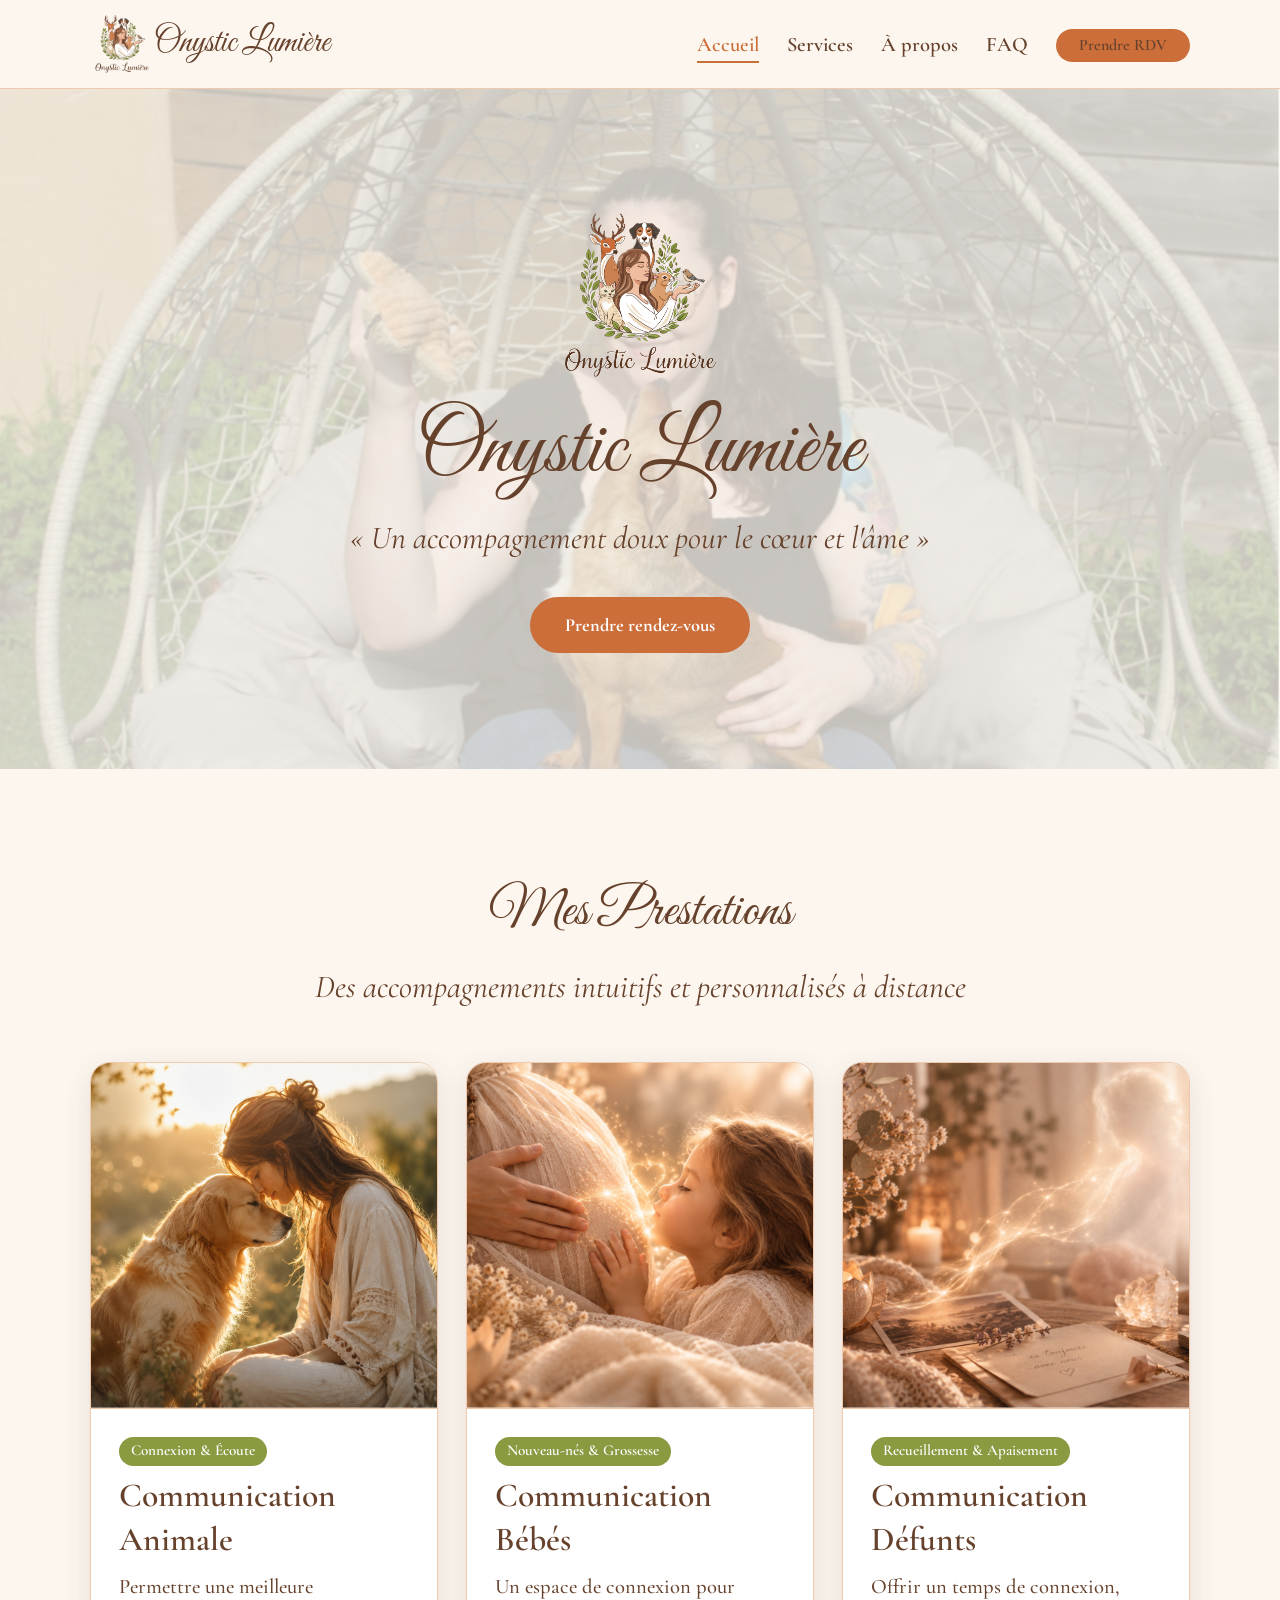
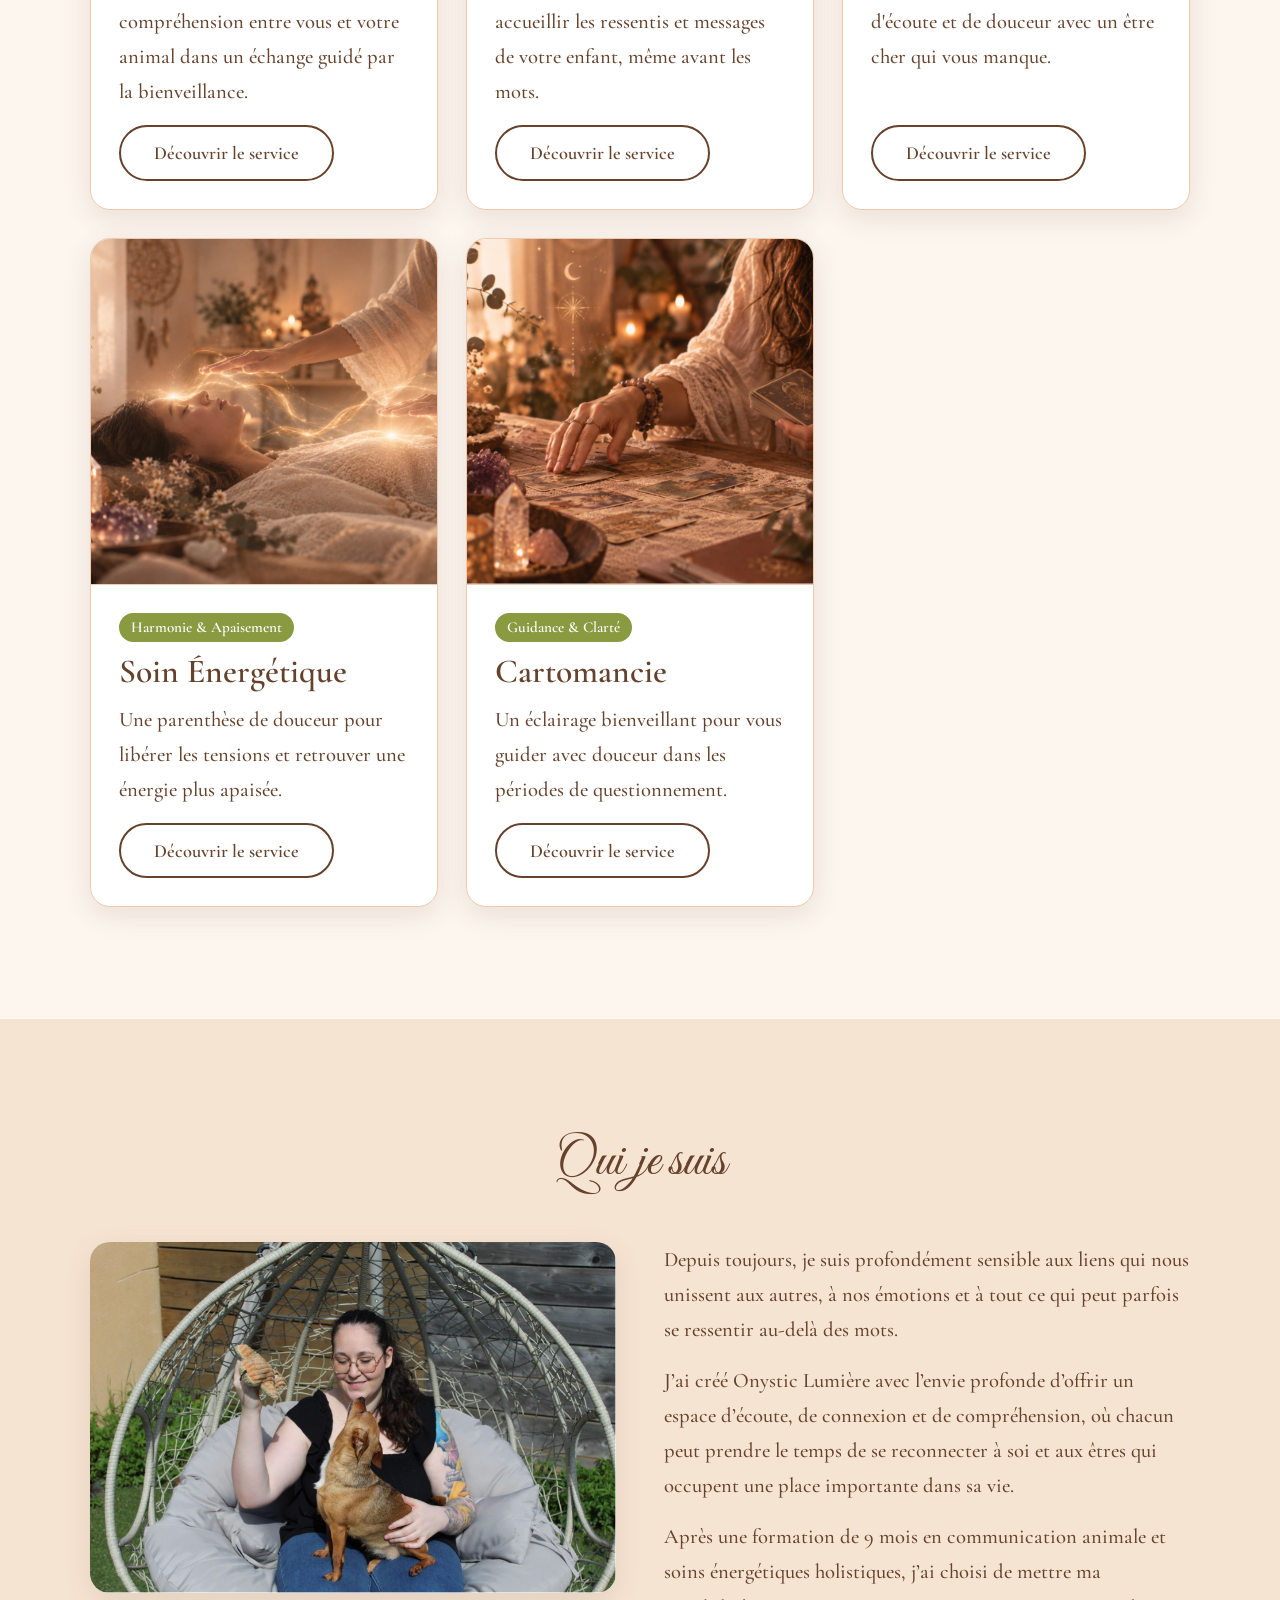
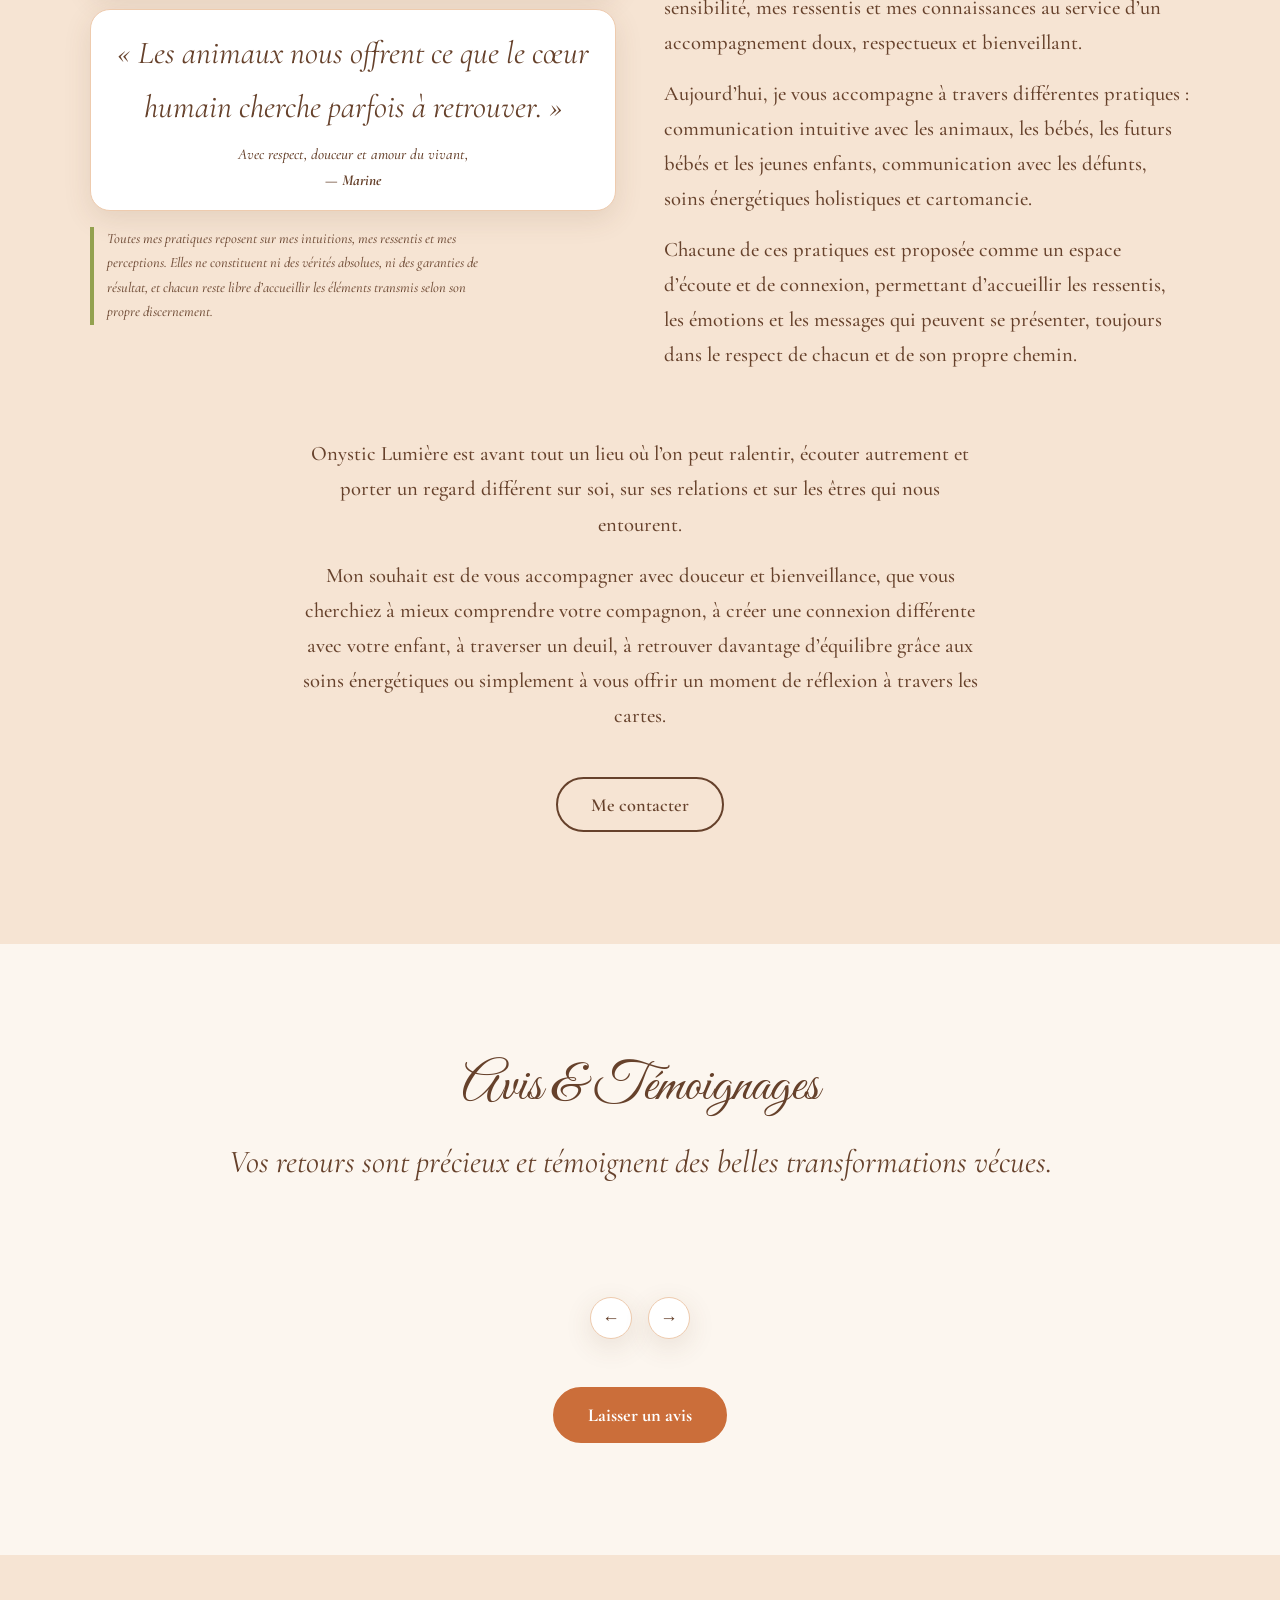
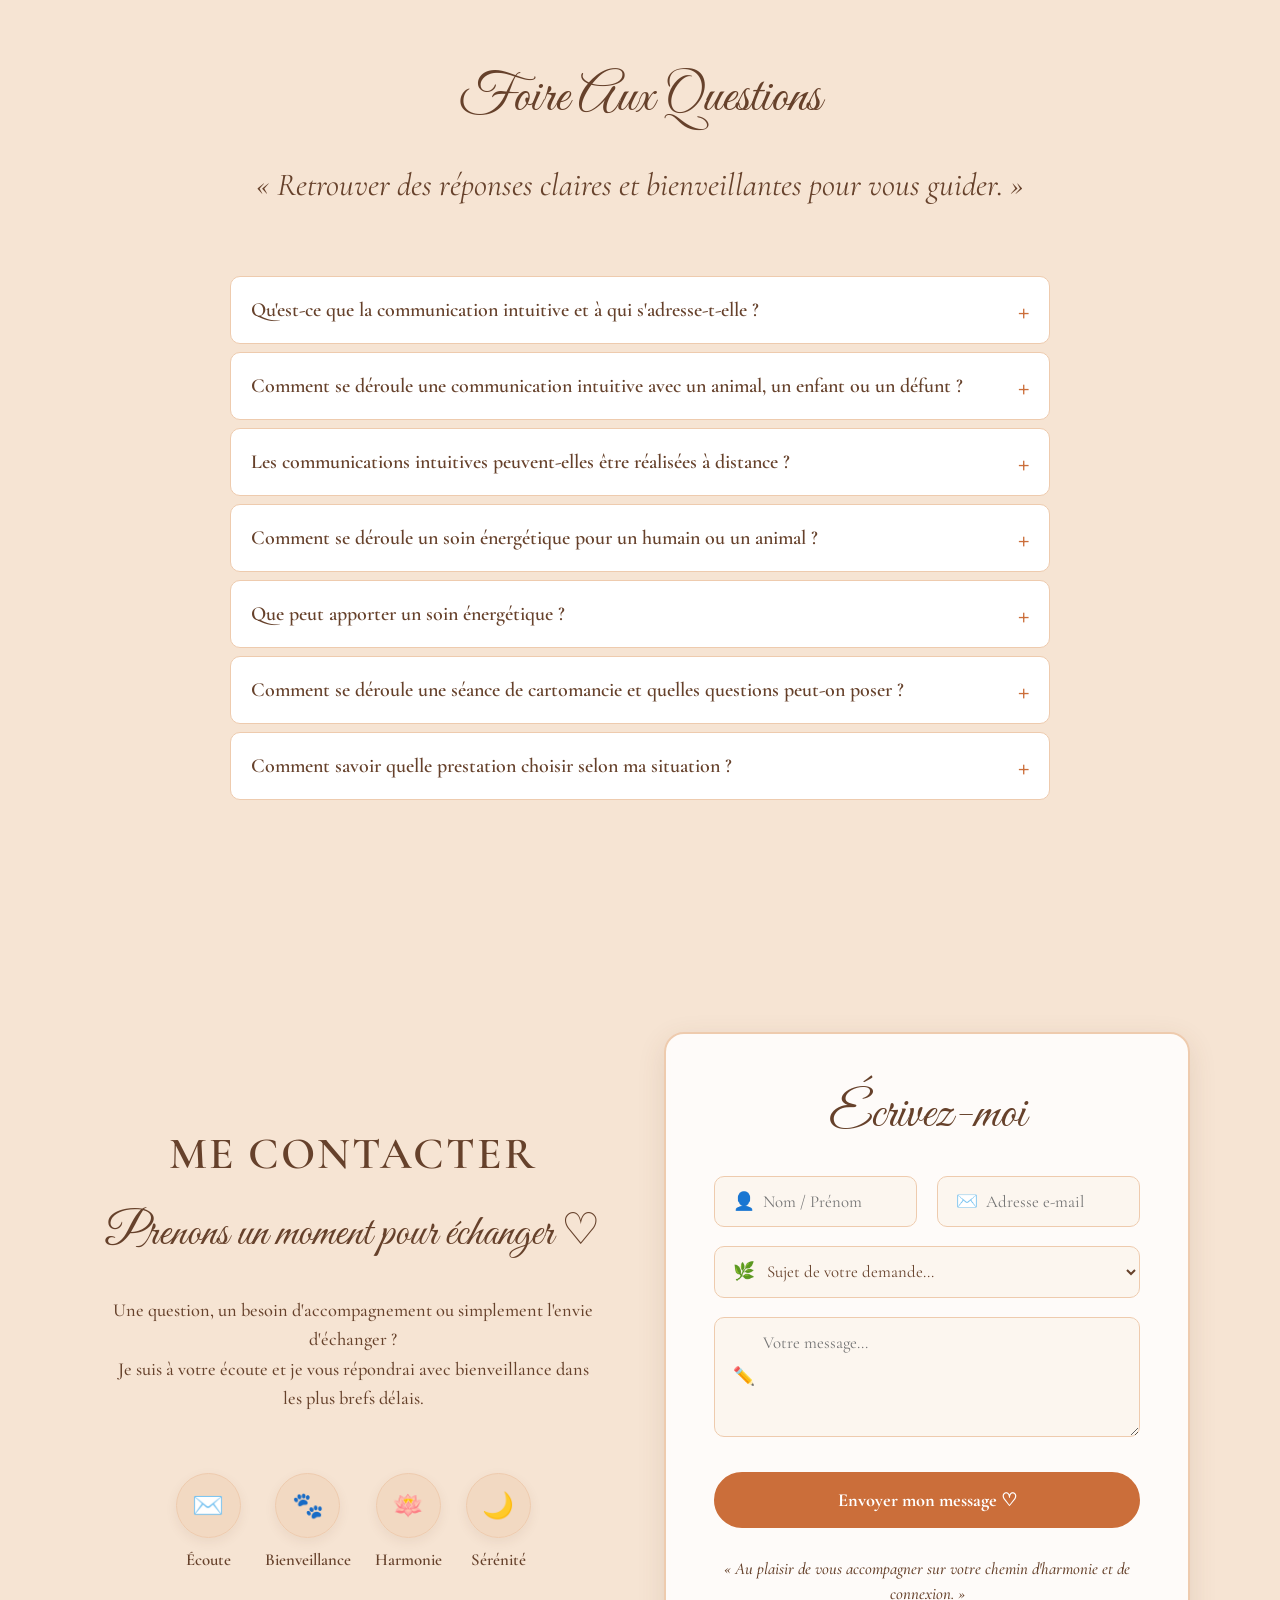
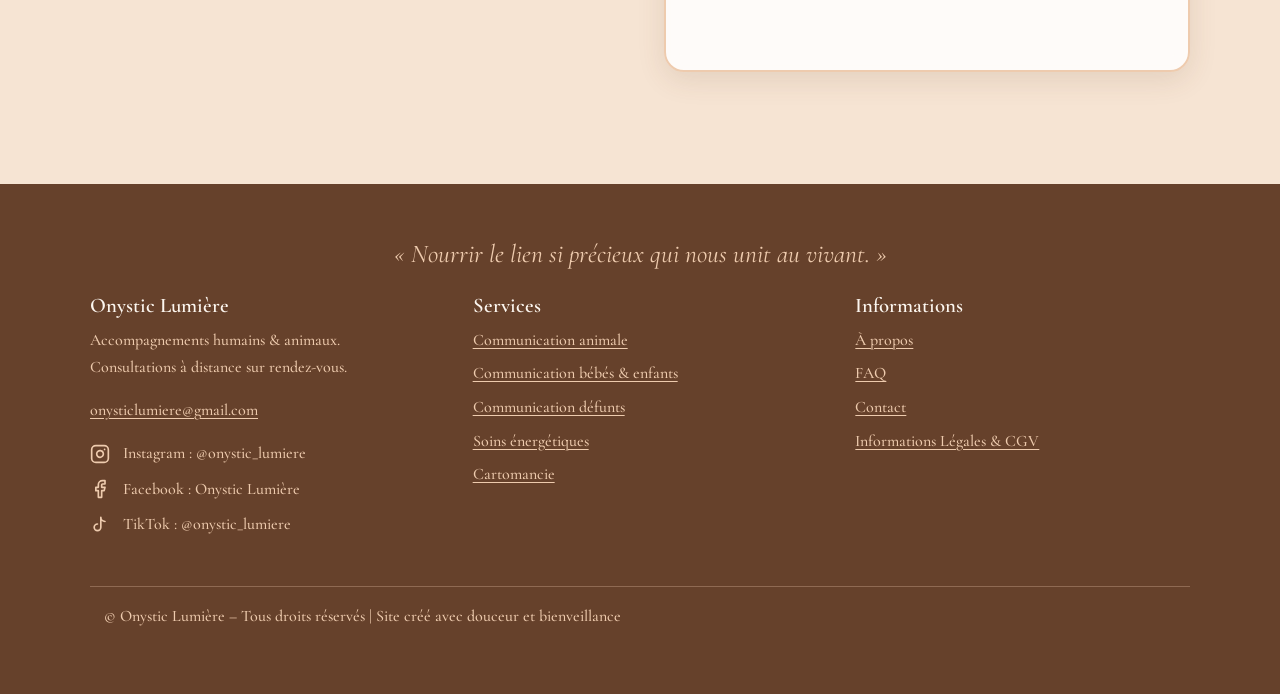
<file: index.html>
<!DOCTYPE html>
<html lang="fr">
<head>
  <meta charset="utf-8">
  <meta name="viewport" content="width=device-width, initial-scale=1, viewport-fit=cover">
  <title>Onystic Lumière – Accompagnement doux pour le cœur et l'âme</title>
  <link rel="preconnect" href="https://fonts.googleapis.com">
  <link rel="preconnect" href="https://fonts.gstatic.com" crossorigin>
  <link href="https://fonts.googleapis.com/css2?family=Cormorant+Garamond:ital,wght@0,400;0,500;0,600;0,700;1,400;1,500&family=Great+Vibes&display=swap" rel="stylesheet">
  <link rel="stylesheet" href="style.css">
</head>
<body>

  <!-- En-tête / Navigation -->
  <header class="entete">
    <div class="conteneur entete__interieur">
      <a class="logo" href="index.html" aria-label="Aller à l'accueil">
        <img src="images/logo.png" alt="Logo Onystic Lumière">
        <span style="font-family:var(--police-titre);font-size:2.2rem;color:var(--brun);line-height:1">Onystic Lumière</span>
      </a>
      <button class="nav__bouton" aria-expanded="false" aria-controls="menu">☰ Menu</button>
      <nav class="nav" id="menu" aria-label="Menu principal">
        <ul>
          <li><a href="index.html" aria-current="page">Accueil</a></li>
          <li class="nav__item--deroulant">
            <a href="#prestations">Services</a>
            <ul class="nav__sous-menu">
              <li><a href="communication-animale.html">Communication animale</a></li>
              <li><a href="communication-bebe.html">Communication bébés & enfants</a></li>
              <li><a href="communication-defunts.html">Communication défunts</a></li>
              <li><a href="soins-energetiques.html">Soins énergétiques</a></li>
              <li><a href="cartomancie.html">Cartomancie</a></li>
            </ul>
          </li>
          <li><a href="#apropos">À propos</a></li>
          <li><a href="#faq">FAQ</a></li>
          <li><a class="btn btn--rdv btn--petit" href="https://calendar.google.com/calendar/appointments/schedules/AcZssZ2ub2o0OGV1jidB3kpjFoNTjhQUkhclKqII0aHMLhfxmiOOGWksGh_dpcXoUpX2D3y9U19F1DSL?gv=true" target="_blank" rel="noopener noreferrer">Prendre RDV</a></li>
        </ul>
      </nav>
    </div>
  </header>

  <main>
    <!-- Hero / Bannière d'accueil -->
    <section class="hero" style="background-image: url('images/photop.png');">
      <div class="conteneur">
        <img src="images/logo.png" alt="Logo Onystic Lumière" style="max-width: 180px; margin-inline: auto; margin-bottom: var(--espace-s);">
        <h1>Onystic Lumière</h1>
        <p class="slogan">« Un accompagnement doux pour le cœur et l'âme »</p>
        <a href="https://calendar.google.com/calendar/appointments/schedules/AcZssZ2ub2o0OGV1jidB3kpjFoNTjhQUkhclKqII0aHMLhfxmiOOGWksGh_dpcXoUpX2D3y9U19F1DSL?gv=true" target="_blank" rel="noopener noreferrer" class="btn btn--rdv mt-m">Prendre rendez-vous</a>
      </div>
    </section>

    <!-- Prestations (Cartes alignées) -->
    <section id="prestations" class="section">
      <div class="conteneur">
        <div class="section__entete">
          <h2>Mes Prestations</h2>
          <p class="slogan">Des accompagnements intuitifs et personnalisés à distance</p>
        </div>

        <div class="grille">

          <!-- Carte 1: Communication Animale -->
          <article class="carte">
            <img src="images/CAChien.png" alt="Communication Animale" class="carte__image--carre">
            <div class="carte__contenu">
              <span class="etiquette">Connexion & Écoute</span>
              <h3>Communication Animale</h3>
              <p>Permettre une meilleure compréhension entre vous et votre animal dans un échange guidé par la bienveillance.</p>
              <a href="communication-animale.html" class="btn btn--contour">Découvrir le service</a>
            </div>
          </article>

          <!-- Carte 2: Communication Bébés & Enfants -->
          <article class="carte">
            <img src="images/CBPres.png" alt="Communication Bébés & Enfants" class="carte__image--carre">
            <div class="carte__contenu">
              <span class="etiquette">Nouveau-nés & Grossesse</span>
              <h3>Communication Bébés</h3>
              <p>Un espace de connexion pour accueillir les ressentis et messages de votre enfant, même avant les mots.</p>
              <a href="communication-bebe.html" class="btn btn--contour">Découvrir le service</a>
            </div>
          </article>

          <!-- Carte 3: Communication Défunts -->
          <article class="carte">
            <img src="images/CD1.png" alt="Communication avec les Défunts" class="carte__image--carre">
            <div class="carte__contenu">
              <span class="etiquette">Recueillement & Apaisement</span>
              <h3>Communication Défunts</h3>
              <p>Offrir un temps de connexion, d'écoute et de douceur avec un être cher qui vous manque.</p>
              <a href="communication-defunts.html" class="btn btn--contour">Découvrir le service</a>
            </div>
          </article>

          <!-- Carte 4: Soins Énergétiques -->
          <article class="carte">
            <img src="images/SEH.png" alt="Soins Énergétiques" class="carte__image--carre">
            <div class="carte__contenu">
              <span class="etiquette">Harmonie & Apaisement</span>
              <h3>Soin Énergétique</h3>
              <p>Une parenthèse de douceur pour libérer les tensions et retrouver une énergie plus apaisée.</p>
              <a href="soins-energetiques.html" class="btn btn--contour">Découvrir le service</a>
            </div>
          </article>

          <!-- Carte 5: Cartomancie -->
          <article class="carte">
            <img src="images/CTirage.png" alt="Cartomancie & Guidance" class="carte__image--carre">
            <div class="carte__contenu">
              <span class="etiquette">Guidance & Clarté</span>
              <h3>Cartomancie</h3>
              <p>Un éclairage bienveillant pour vous guider avec douceur dans les périodes de questionnement.</p>
              <a href="cartomancie.html" class="btn btn--contour">Découvrir le service</a>
            </div>
          </article>

        </div>
      </div>
    </section>

    <!-- Section Qui Je Suis -->
    <section id="apropos" class="section section--douce">
      <div class="conteneur">
        
        <div class="section__entete">
          <h2>Qui je suis</h2>
        </div>

        <div class="duo" style="align-items: start;">
          <div>
            <img src="images/photop.png" alt="Marine avec son chien - Onystic Lumière">
            
            <div class="carte centre mt-s" style="padding: var(--espace-s);">
              <p class="slogan" style="margin-bottom: var(--espace-xs);">
                « Les animaux nous offrent ce que le cœur humain cherche parfois à retrouver. »
              </p>
              <p style="font-style: italic; font-size: 0.95rem; margin-bottom: 0;">
                Avec respect, douceur et amour du vivant,<br>
                <strong>— Marine</strong>
              </p>
            </div>

            <p style="font-size: 0.9rem; font-style: italic; opacity: 0.9; border-left: 4px solid var(--olive); padding-left: 0.8rem; margin-top: var(--espace-s);">
              Toutes mes pratiques reposent sur mes intuitions, mes ressentis et mes perceptions. Elles ne constituent ni des vérités absolues, ni des garanties de résultat, et chacun reste libre d’accueillir les éléments transmis selon son propre discernement.
            </p>
          </div>

          <div>
            <p>Depuis toujours, je suis profondément sensible aux liens qui nous unissent aux autres, à nos émotions et à tout ce qui peut parfois se ressentir au-delà des mots.</p>
            <p>J’ai créé Onystic Lumière avec l’envie profonde d’offrir un espace d’écoute, de connexion et de compréhension, où chacun peut prendre le temps de se reconnecter à soi et aux êtres qui occupent une place importante dans sa vie.</p>
            <p>Après une formation de 9 mois en communication animale et soins énergétiques holistiques, j’ai choisi de mettre ma sensibilité, mes ressentis et mes connaissances au service d’un accompagnement doux, respectueux et bienveillant.</p>
            <p>Aujourd’hui, je vous accompagne à travers différentes pratiques : communication intuitive avec les animaux, les bébés, les futurs bébés et les jeunes enfants, communication avec les défunts, soins énergétiques holistiques et cartomancie.</p>
            <p>Chacune de ces pratiques est proposée comme un espace d’écoute et de connexion, permettant d’accueillir les ressentis, les émotions et les messages qui peuvent se présenter, toujours dans le respect de chacun et de son propre chemin.</p>
          </div>
        </div>

        <div class="colonne-centree mt-l">
          <p>Onystic Lumière est avant tout un lieu où l’on peut ralentir, écouter autrement et porter un regard différent sur soi, sur ses relations et sur les êtres qui nous entourent.</p>
          <p>Mon souhait est de vous accompagner avec douceur et bienveillance, que vous cherchiez à mieux comprendre votre compagnon, à créer une connexion différente avec votre enfant, à traverser un deuil, à retrouver davantage d’équilibre grâce aux soins énergétiques ou simplement à vous offrir un moment de réflexion à travers les cartes.</p>
          <div class="mt-m">
            <a href="#contact" class="btn btn--contour">Me contacter</a>
          </div>
        </div>

      </div>
    </section>

    <!-- Avis & Témoignages (Dynamique via avis.js) -->
    <section id="avis" class="section">
      <div class="conteneur">
        <div class="section__entete">
          <h2>Avis & Témoignages</h2>
          <p class="slogan">Vos retours sont précieux et témoignent des belles transformations vécues.</p>
        </div>

        <!-- Conteneur chargé par avis.js -->
        <div class="carrousel-defilement" id="carrouselAvis" data-service="TOUS">
          <!-- Les avis validés issus du Sheet s'insèrent ici automatiquement -->
        </div>

        <div class="commandes-carrousel">
          <button class="btn-fleche" id="btnGauche" aria-label="Avis précédent">←</button>
          <button class="btn-fleche" id="btnDroite" aria-label="Avis suivant">→</button>
        </div>

        <div class="mt-l centre">
          <a href="https://forms.gle/gNhPTB7aHmn2DgVs8" target="_blank" rel="noopener noreferrer" class="btn btn--rdv">
            Laisser un avis
          </a>
        </div>
      </div>
    </section>

    <!-- FAQ -->
    <section id="faq" class="section section--douce">
      <div class="conteneur colonne-centree">
        <div class="section__entete">
          <h2>Foire Aux Questions</h2>
          <p class="slogan">« Retrouver des réponses claires et bienveillantes pour vous guider. »</p>
        </div>

        <div class="faq">
          <details>
            <summary>Qu'est-ce que la communication intuitive et à qui s'adresse-t-elle ?</summary>
            <p>La communication intuitive est une approche qui permet d'entrer en connexion avec les ressentis, les émotions et les messages d'un être, au-delà de la communication verbale.</p>
            <p>Je propose des communications intuitives avec les animaux, les enfants et les défunts, dans une démarche d'écoute, de bienveillance et de respect.</p>
          </details>

          <details>
            <summary>Comment se déroule une communication intuitive avec un animal, un enfant ou un défunt ?</summary>
            <p>Avant la séance, vous me transmettez les informations nécessaires ainsi que vos questions ou intentions.</p>
            <p>Je me mets ensuite à l'écoute de ce qui se présente à moi : ressentis, émotions, images, sensations ou messages. La communication vous est ensuite restituée de manière claire et fidèle à ce qui a été perçu.</p>
            <p>Chaque communication est unique et se déroule dans le respect de la personne ou de l'être concerné.</p>
          </details>

          <details>
            <summary>Les communications intuitives peuvent-elles être réalisées à distance ?</summary>
            <p>Oui. Les communications intuitives peuvent être réalisées entièrement à distance. La distance géographique n'est pas un obstacle à ma pratique.</p>
            <p>Vous n'avez donc pas besoin de vous déplacer ni d'être présent(e) pendant la séance.</p>
          </details>

          <details>
            <summary>Comment se déroule un soin énergétique pour un humain ou un animal ?</summary>
            <p>Le soin commence par un échange afin de comprendre votre demande et vos besoins du moment.</p>
            <p>Je réalise ensuite le soin énergétique à distance, dans une approche globale, en travaillant notamment sur la circulation et l'équilibre énergétique. À la fin du soin, je vous transmets mes ressentis ainsi que les éléments importants perçus pendant la séance, sous forme d'un PDF personnalisé.</p>
            <p>Pour les animaux, le soin énergétique est réalisé uniquement à la suite d'une communication animale, car le soin est effectué en effet miroir avec leur(s) humain(s).</p>
          </details>

          <details>
            <summary>Que peut apporter un soin énergétique ?</summary>
            <p>Un soin énergétique est avant tout un moment d'écoute, de détente et de reconnexion à soi. Il peut accompagner différentes périodes de vie, lorsque l'on ressent un besoin d'apaisement, de recentrage ou de retrouver un meilleur équilibre intérieur.</p>
            <p><em>Note : Les soins énergétiques ne remplacent pas un suivi médical ou vétérinaire.</em></p>
          </details>

          <details>
            <summary>Comment se déroule une séance de cartomancie et quelles questions peut-on poser ?</summary>
            <p>La séance commence par un échange autour de votre situation et de ce que vous souhaitez éclairer. Les cartes permettent d'explorer une situation, vos ressentis, les différentes possibilités et les énergies du moment.</p>
            <p>La cartomancie n'a pas pour objectif de décider à votre place, mais de vous offrir un autre regard et des pistes de réflexion.</p>
          </details>

          <details>
            <summary>Comment savoir quelle prestation choisir selon ma situation ?</summary>
            <p>Chaque prestation répond à une intention différente 
              La communication intuitive permet de chercher à comprendre et de recevoir des messages d’un animal, d’un enfant ou d’un défunt.
Le soin énergétique s’adresse davantage à un besoin de détente, de recentrage et d’harmonisation énergétique, pour les humains comme pour les animaux.
La cartomancie permet d’apporter un éclairage sur une situation, une question ou un choix, et d’explorer différentes possibilités.
Si vous hésitez entre plusieurs prestations, vous pouvez également me contacter afin que nous puissions déterminer ensemble celle qui correspond le mieux à votre demande.
            </p>
            <a href="#contact" class="btn btn--contour">Me contacter</a>
          </details>
        </div>
      </div>
    </section>

    <!-- Section Contact Style Féérique & Doux -->
<section id="contact" class="section-contact-duo">
  <div class="conteneur conteneur-duo">
    
    <!-- Gauche : Message & Icônes -->
    <div class="contact-gauche">
      <h2>ME CONTACTER</h2>
      <p class="slogan-script">Prenons un moment pour échanger ♡</p>
      
      <p class="description-contact">
        Une question, un besoin d'accompagnement ou simplement l'envie d'échanger ?<br>
        Je suis à votre écoute et je vous répondrai avec bienveillance dans les plus brefs délais.
      </p>

      <div class="icones-valeurs">
        <div class="item-valeur">
          <div class="cercle-icone">✉️</div>
          <span>Écoute</span>
        </div>
        <div class="item-valeur">
          <div class="cercle-icone">🐾</div>
          <span>Bienveillance</span>
        </div>
        <div class="item-valeur">
          <div class="cercle-icone">🪷</div>
          <span>Harmonie</span>
        </div>
        <div class="item-valeur">
          <div class="cercle-icone">🌙</div>
          <span>Sérénité</span>
        </div>
      </div>
    </div>

    <!-- Droite : Formulaire sur Fond Doux -->
    <div class="contact-droite">
      <h3>Écrivez-moi</h3>

      <form action="https://api.web3forms.com/submit" method="POST" class="formulaire-elegant">
        <input type="hidden" name="access_key" value="VOTRE_ACCESS_KEY_ICI">
        <input type="hidden" name="subject" value="Nouveau message - Onystic Lumière">
        <input type="checkbox" name="botcheck" style="display:none;">

        <!-- 2 Champs côte à côte (Nom & Email) -->
        <div class="grille-champs-2">
          <div class="champ-icone">
            <span class="icone-champ">👤</span>
            <input type="text" name="nom" required placeholder="Nom / Prénom">
          </div>
          <div class="champ-icone">
            <span class="icone-champ">✉️</span>
            <input type="email" name="email" required placeholder="Adresse e-mail">
          </div>
        </div>

        <!-- Sujet -->
        <div class="champ-icone">
          <span class="icone-champ">🌿</span>
          <select name="service" required>
            <option value="" disabled selected>Sujet de votre demande...</option>
            <option value="Communication Animale">Communication Animale</option>
            <option value="Communication Bébés">Communication Bébés & Enfants</option>
            <option value="Communication Défunts">Communication Défunts</option>
            <option value="Soin Énergétique">Soin Énergétique</option>
            <option value="Cartomancie">Cartomancie & Guidance</option>
            <option value="Autre demande">Autre demande</option>
          </select>
        </div>

        <!-- Message -->
        <div class="champ-icone">
          <span class="icone-champ">✏️</span>
          <textarea name="message" required placeholder="Votre message..."></textarea>
        </div>

        <!-- Bouton d'envoi -->
        <button type="submit" class="btn btn--rdv mt-s" style="width: 100%;">
          Envoyer mon message ♡
        </button>
      </form>

      <p class="message-fin-form">
        « Au plaisir de vous accompagner sur votre chemin d'harmonie et de connexion. »
      </p>
    </div>

  </div>
</section>
  </main>

  <footer class="pied">
    <div class="conteneur">
      <div class="centre mb-m">
        <p class="slogan" style="color: var(--peche); font-size: 1.6rem;">« Nourrir le lien si précieux qui nous unit au vivant. »</p>
      </div>

      <div class="pied__colonnes">
        <div>
          <h3>Onystic Lumière</h3>
          <p>Accompagnements humains & animaux.<br>Consultations à distance sur rendez-vous.</p>
          <p><a href="mailto:onysticlumiere@gmail.com">onysticlumiere@gmail.com</a></p>
            <!-- Instagram -->
<a href="https://instagram.com/onystic_lumiere" target="_blank" rel="noopener noreferrer" style="display: flex; align-items: center; gap: 0.8rem; text-decoration: none; color: var(--peche); margin-bottom: 0.5rem;">
  <svg width="20" height="20" viewBox="0 0 24 24" fill="none" stroke="currentColor" stroke-width="2" stroke-linecap="round" stroke-linejoin="round" style="flex-shrink: 0;"><rect width="20" height="20" x="2" y="2" rx="5" ry="5"/><path d="M16 11.37A4 4 0 1 1 12.63 8 4 4 0 0 1 16 11.37z"/><line x1="17.5" x2="17.51" y1="6.5" y2="6.5"/></svg>
  <span>Instagram : @onystic_lumiere</span>
</a>

<!-- Facebook -->
<a href="https://www.facebook.com/profile.php?id=61582229429584" target="_blank" rel="noopener noreferrer" style="display: flex; align-items: center; gap: 0.8rem; text-decoration: none; color: var(--peche); margin-bottom: 0.5rem;">
  <svg width="20" height="20" viewBox="0 0 24 24" fill="none" stroke="currentColor" stroke-width="2" stroke-linecap="round" stroke-linejoin="round" style="flex-shrink: 0;"><path d="M18 2h-3a5 5 0 0 0-5 5v3H7v4h3v8h4v-8h3l1-4h-4V7a1 1 0 0 1 1-1h3z"/></svg>
  <span>Facebook : Onystic Lumière</span>
</a>

<!-- TikTok -->
<a href="https://www.tiktok.com/@onystic_lumiere" target="_blank" rel="noopener noreferrer" style="display: flex; align-items: center; gap: 0.8rem; text-decoration: none; color: var(--peche);">
  <svg width="20" height="20" viewBox="0 0 24 24" fill="none" stroke="currentColor" stroke-width="2" stroke-linecap="round" stroke-linejoin="round" style="flex-shrink: 0;"><path d="M9 12a4 4 0 1 0 4 4V4a5 5 0 0 0 5 5"/></svg>
  <span>TikTok : @onystic_lumiere</span>
</a>



        </div>
        <div>
          <h3>Services</h3>
          <ul>
            <li><a href="communication-animale.html">Communication animale</a></li>
            <li><a href="communication-bebe.html">Communication bébés & enfants</a></li>
            <li><a href="communication-defunts.html">Communication défunts</a></li>
            <li><a href="soins-energetiques.html">Soins énergétiques</a></li>
            <li><a href="cartomancie.html">Cartomancie</a></li>
          </ul>
        </div>
        <div>
          <h3>Informations</h3>
          <ul>
            <li><a href="#apropos">À propos</a></li>
            <li><a href="#faq">FAQ</a></li>
            <li><a href="#contact">Contact</a></li>
            <li><a href="mentions-legales.html">Informations Légales & CGV</a></li>
          </ul>
        </div>
      </div>

      <div class="pied__legal">
        <p>© Onystic Lumière – Tous droits réservés | Site créé avec douceur et bienveillance</p>
      </div>
    </div>
  </footer>

  <!-- Script Menu Mobile -->
  <script>
    const bouton = document.querySelector('.nav__bouton');
    const menu = document.getElementById('menu');
    bouton.addEventListener('click', () => {
      const ouvert = menu.classList.toggle('ouvert');
      bouton.setAttribute('aria-expanded', ouvert);
    });
  </script>

  <!-- Chargeur d'avis dynamique (Google Sheets) -->
  <script src="avis.js"></script>
</body>
</html>
</file>
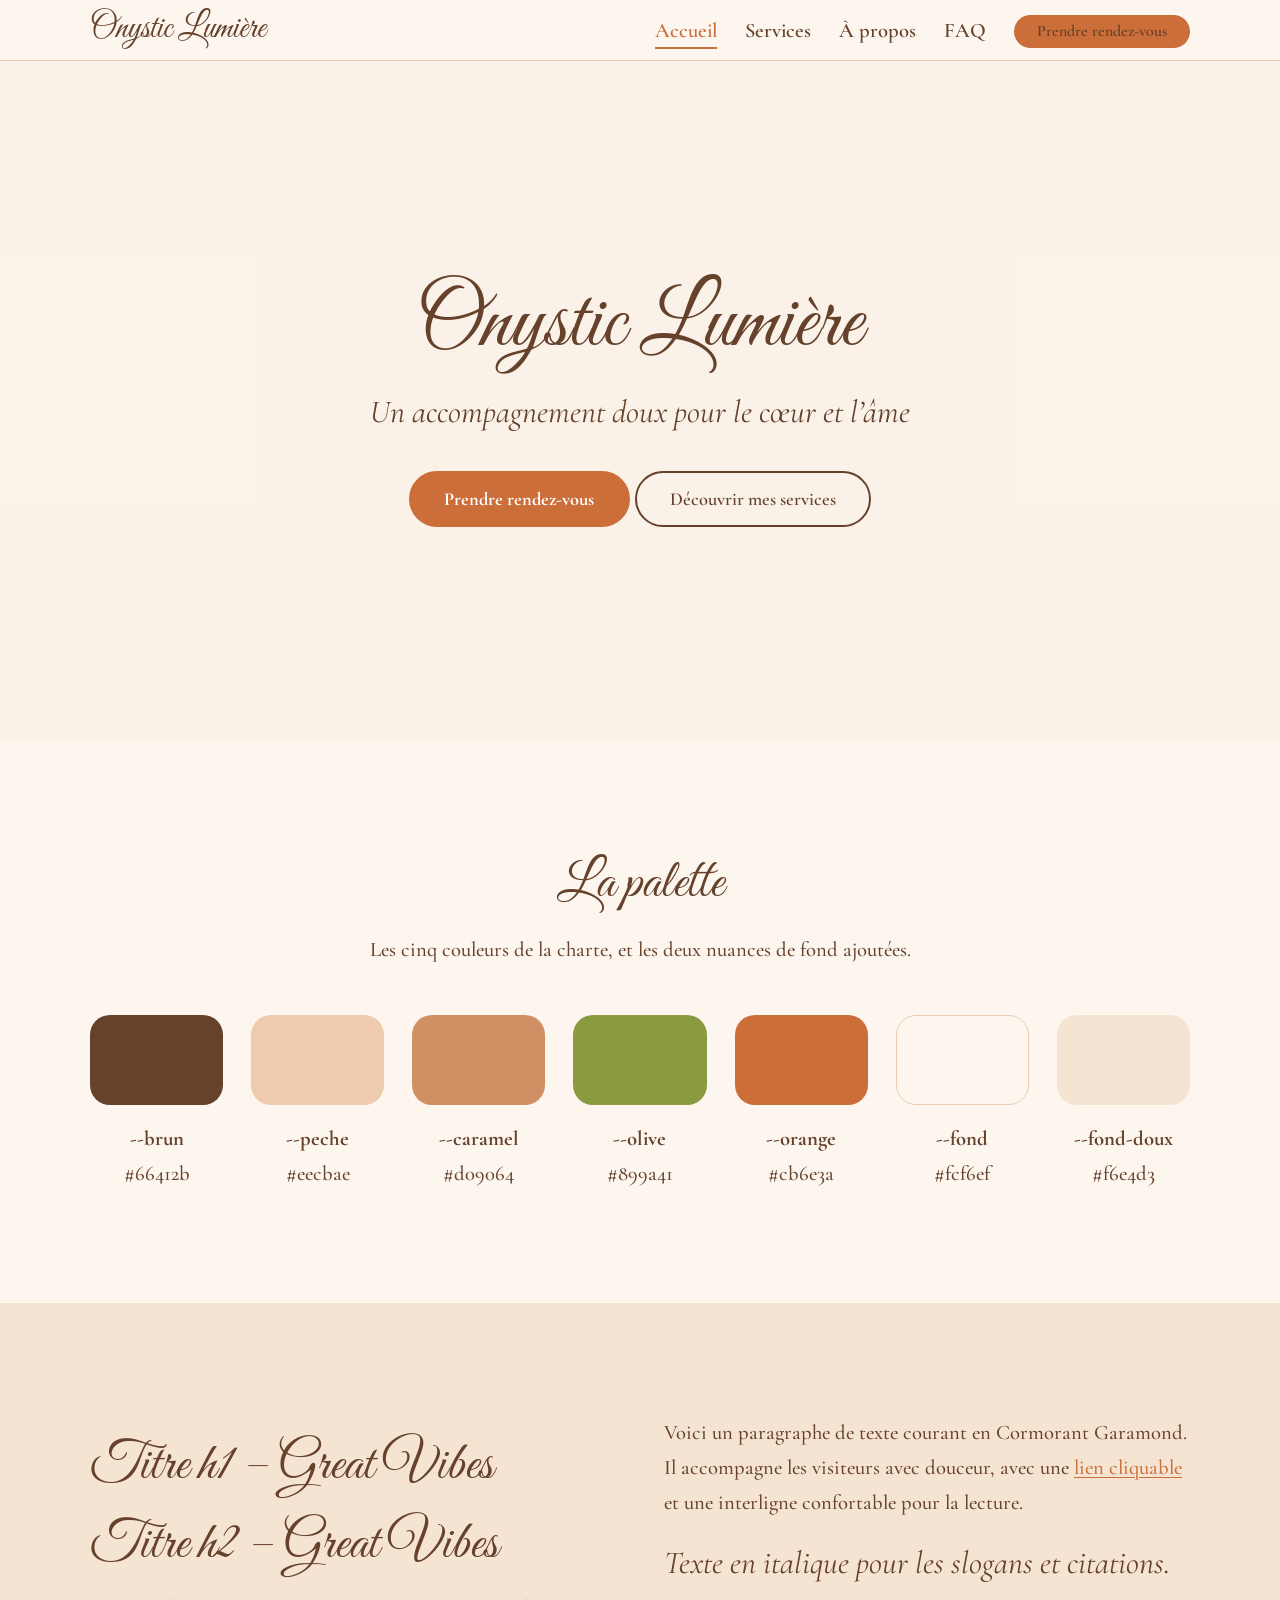
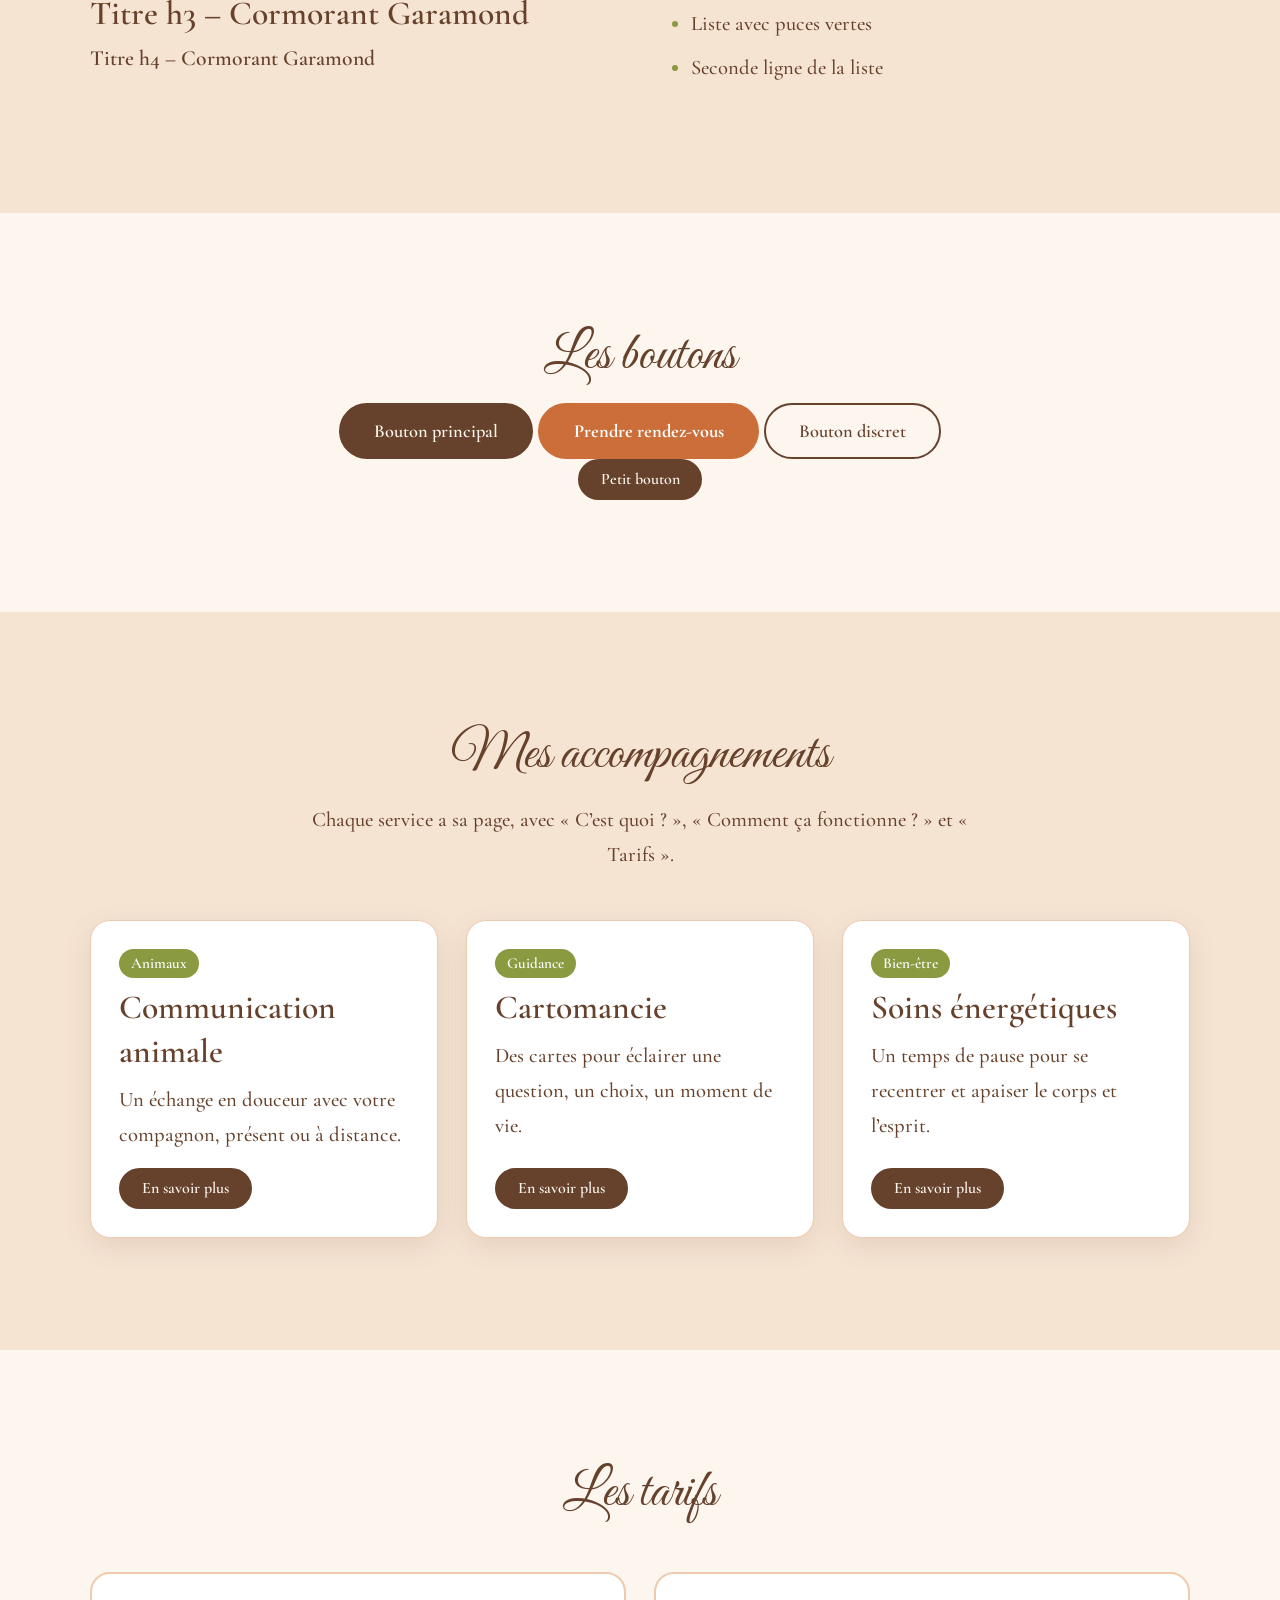
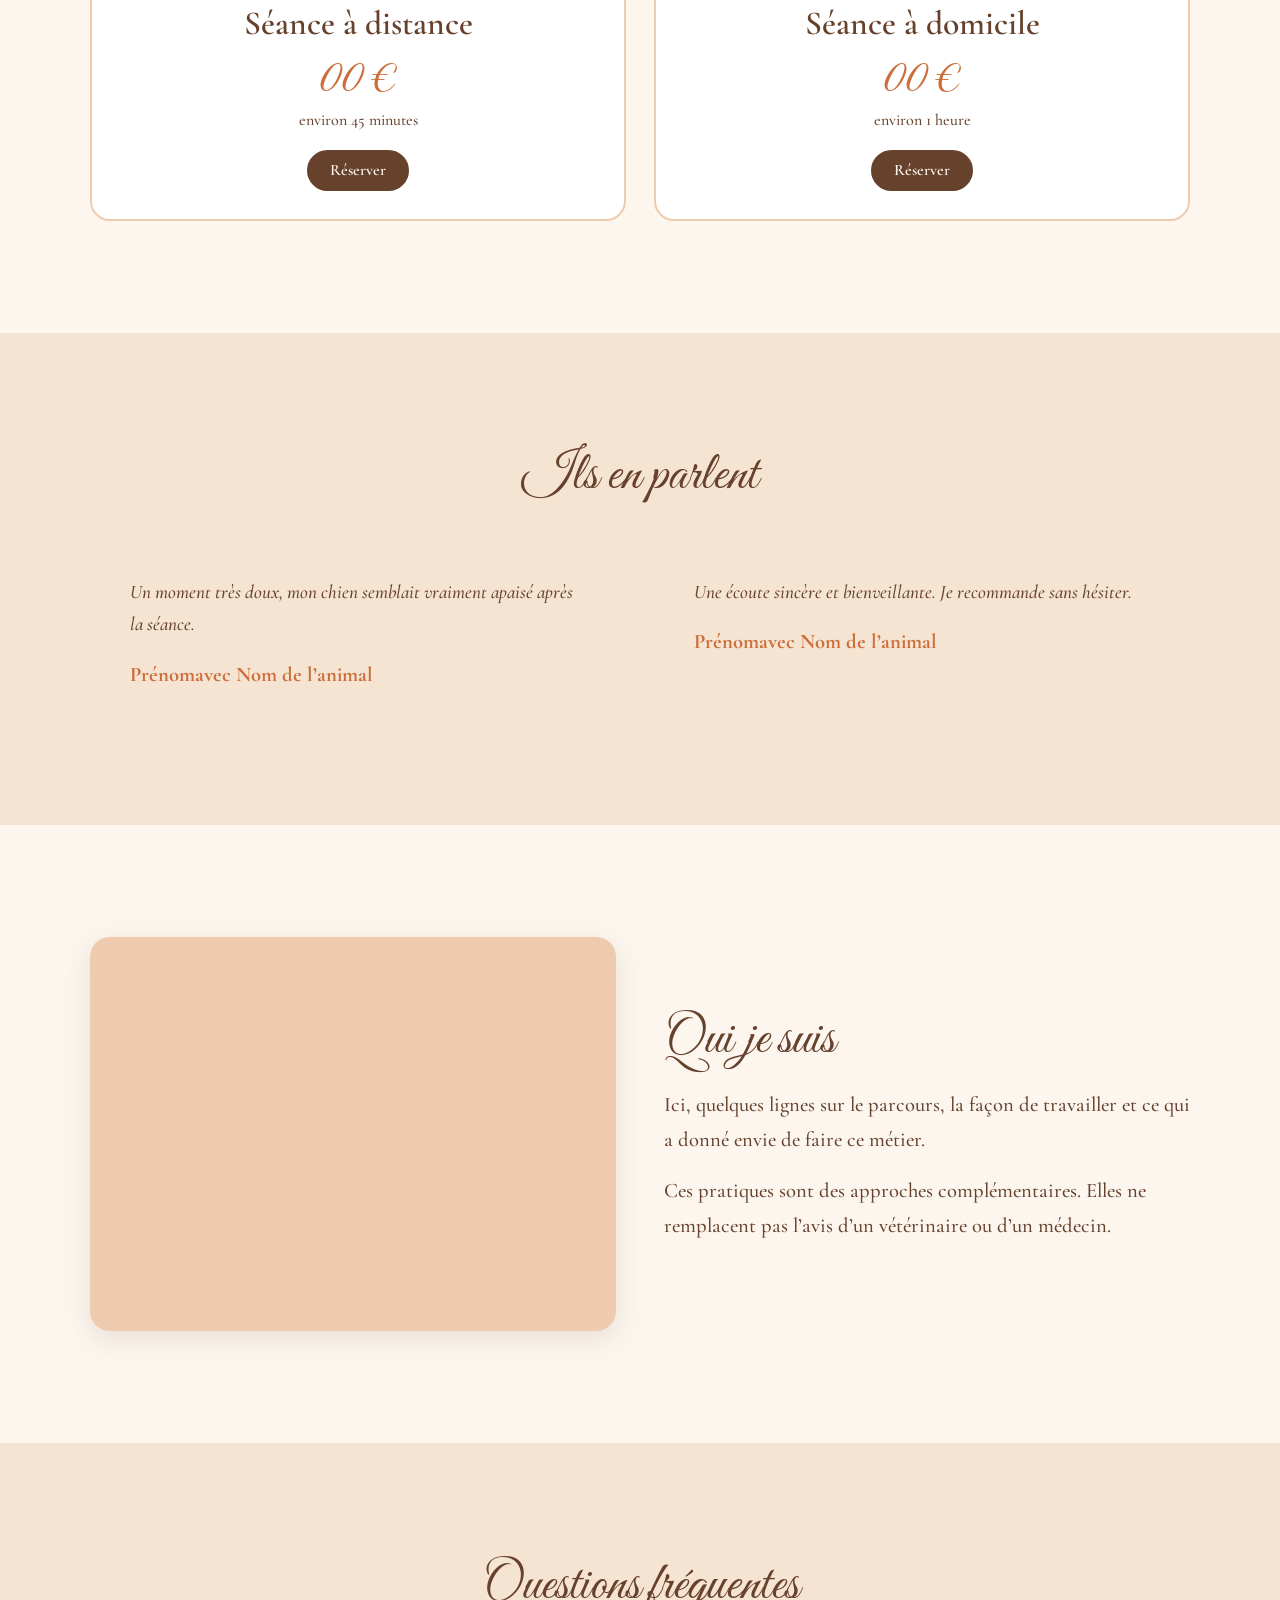
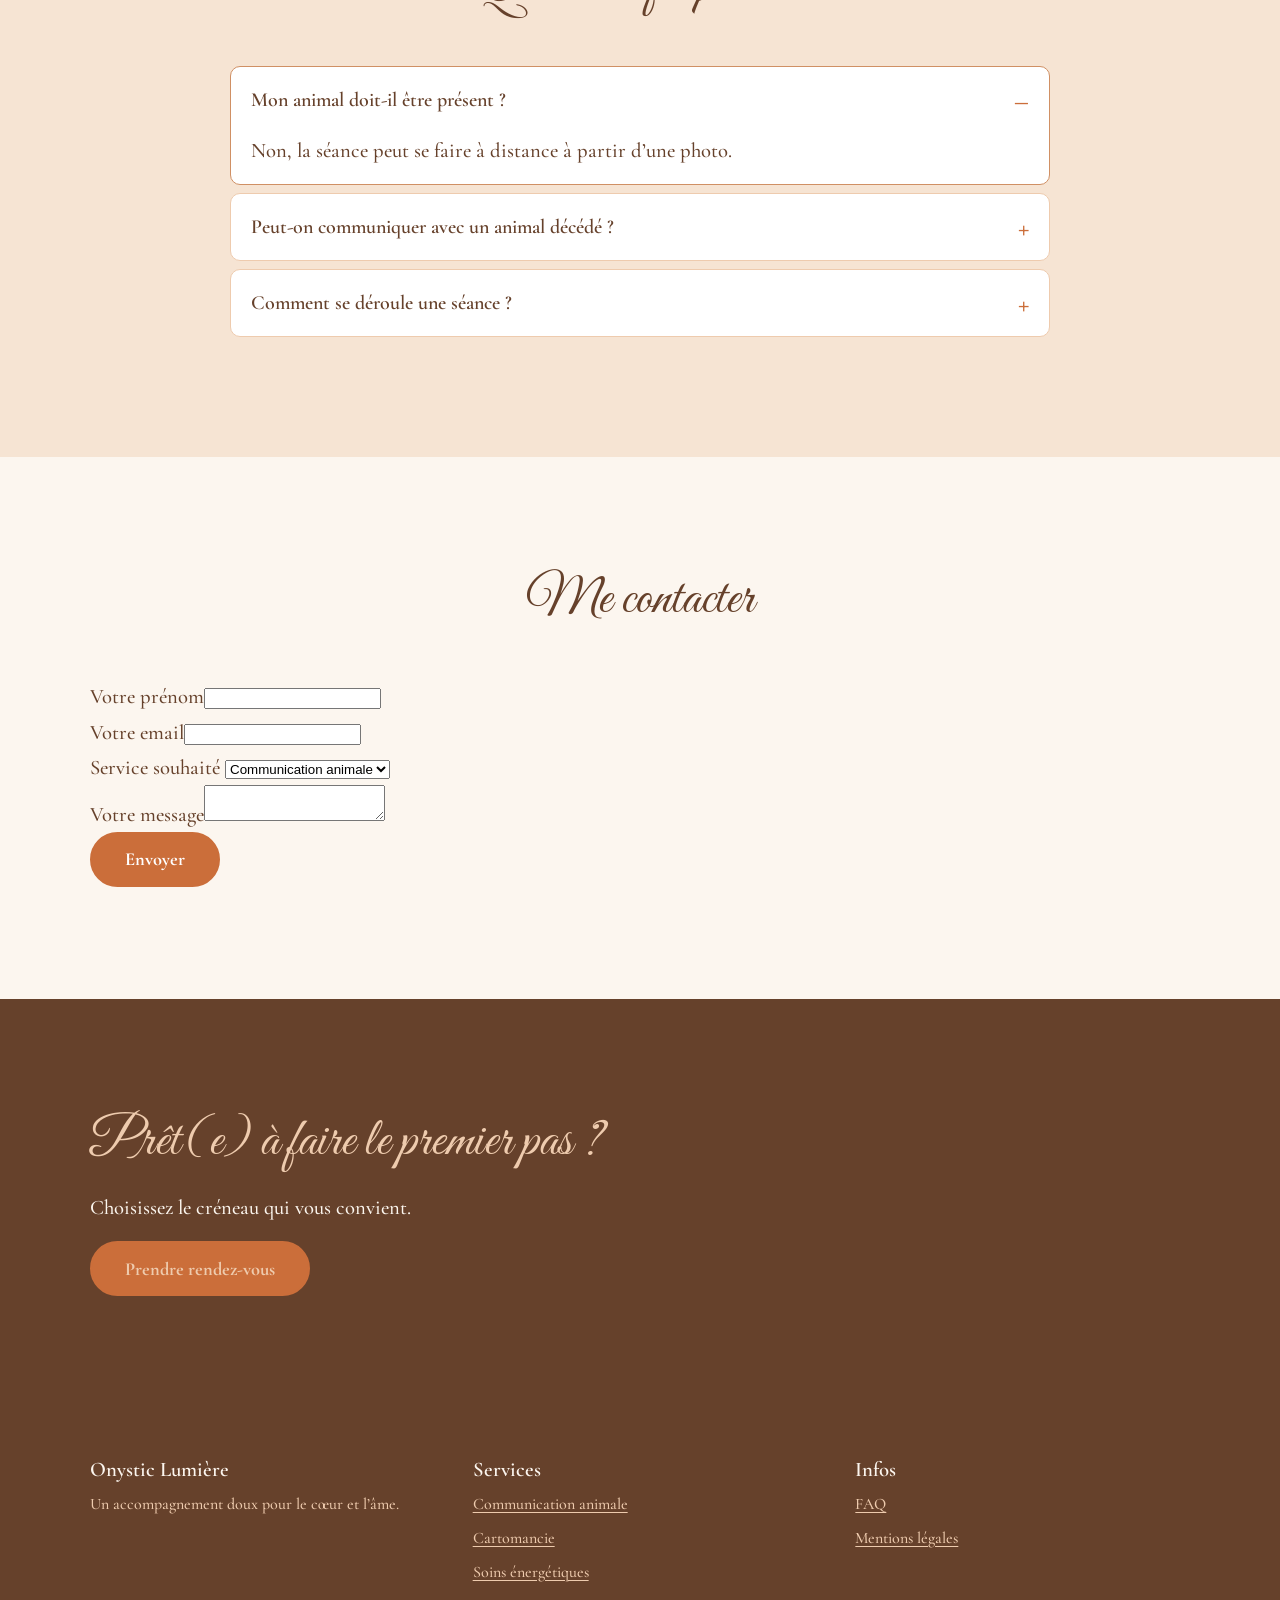
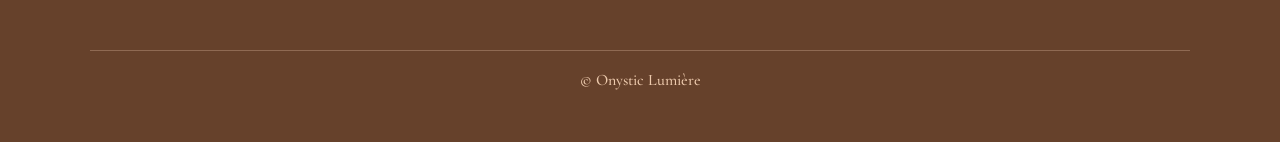
<file: apercu.html>
<!DOCTYPE html>
<html lang="fr">
<head>
  <meta charset="utf-8">
  <meta name="viewport" content="width=device-width, initial-scale=1, viewport-fit=cover">
  <title>Onystic Lumière – Aperçu de la charte</title>
  <link rel="preconnect" href="https://fonts.googleapis.com">
  <link rel="preconnect" href="https://fonts.gstatic.com" crossorigin>
  <link href="https://fonts.googleapis.com/css2?family=Cormorant+Garamond:ital,wght@0,400;0,500;0,600;0,700;1,400;1,500&family=Great+Vibes&display=swap" rel="stylesheet">
  <link rel="stylesheet" href="style.css">
</head>
<body>

<!-- ============ EN-TÊTE ============ -->
<header class="entete">
  <div class="conteneur entete__interieur">
    <a class="logo" href="#haut" style="font-family:var(--police-titre);font-size:2.2rem;color:var(--brun);line-height:1">Onystic Lumière</a>
    <button class="nav__bouton" aria-expanded="false" aria-controls="menu">☰ Menu</button>
    <nav class="nav" id="menu" aria-label="Menu principal">
      <ul>
        <li><a href="#haut" aria-current="page">Accueil</a></li>
        <li class="nav__item--deroulant">
          <a href="#services">Services</a>
          <ul class="nav__sous-menu">
            <li><a href="#services">Communication animale</a></li>
            <li><a href="#services">Cartomancie</a></li>
            <li><a href="#services">Soins énergétiques</a></li>
          </ul>
        </li>
        <li><a href="#apropos">À propos</a></li>
        <li><a href="#faq">FAQ</a></li>
        <li><a class="btn btn--rdv btn--petit" href="#contact">Prendre rendez-vous</a></li>
      </ul>
    </nav>
  </div>
</header>

<main id="haut">

<!-- ============ HERO ============ -->
<section class="hero">
  <div class="conteneur">
    <h1>Onystic Lumière</h1>
    <p class="slogan">Un accompagnement doux pour le cœur et l’âme</p>
    <a class="btn btn--rdv" href="#contact">Prendre rendez-vous</a>
    <a class="btn btn--contour" href="#services">Découvrir mes services</a>
  </div>
</section>

<!-- ============ PALETTE (aperçu de la charte) ============ -->
<section class="section">
  <div class="conteneur">
    <div class="section__entete">
      <h2>La palette</h2>
      <p>Les cinq couleurs de la charte, et les deux nuances de fond ajoutées.</p>
    </div>
    <div class="grille" style="grid-template-columns:repeat(auto-fit,minmax(130px,1fr));text-align:center">
      <div><div style="height:90px;border-radius:var(--rayon-m);background:var(--brun)"></div><p class="mb-0 mt-s"><strong>--brun</strong><br>#66412b</p></div>
      <div><div style="height:90px;border-radius:var(--rayon-m);background:var(--peche)"></div><p class="mb-0 mt-s"><strong>--peche</strong><br>#eecbae</p></div>
      <div><div style="height:90px;border-radius:var(--rayon-m);background:var(--caramel)"></div><p class="mb-0 mt-s"><strong>--caramel</strong><br>#d09064</p></div>
      <div><div style="height:90px;border-radius:var(--rayon-m);background:var(--olive)"></div><p class="mb-0 mt-s"><strong>--olive</strong><br>#899a41</p></div>
      <div><div style="height:90px;border-radius:var(--rayon-m);background:var(--orange)"></div><p class="mb-0 mt-s"><strong>--orange</strong><br>#cb6e3a</p></div>
      <div><div style="height:90px;border-radius:var(--rayon-m);background:var(--fond);border:1px solid var(--peche)"></div><p class="mb-0 mt-s"><strong>--fond</strong><br>#fcf6ef</p></div>
      <div><div style="height:90px;border-radius:var(--rayon-m);background:var(--fond-doux)"></div><p class="mb-0 mt-s"><strong>--fond-doux</strong><br>#f6e4d3</p></div>
    </div>
  </div>
</section>

<!-- ============ TYPOGRAPHIE ============ -->
<section class="section section--douce">
  <div class="conteneur">
    <div class="duo">
      <div>
        <h1 style="font-size:var(--taille-h2)">Titre h1 – Great Vibes</h1>
        <h2>Titre h2 – Great Vibes</h2>
        <h3>Titre h3 – Cormorant Garamond</h3>
        <h4>Titre h4 – Cormorant Garamond</h4>
      </div>
      <div>
        <p>Voici un paragraphe de texte courant en Cormorant Garamond. Il accompagne les visiteurs avec douceur, avec une <a href="#haut">lien cliquable</a> et une interligne confortable pour la lecture.</p>
        <p class="slogan">Texte en italique pour les slogans et citations.</p>
        <ul>
          <li>Liste avec puces vertes</li>
          <li>Seconde ligne de la liste</li>
        </ul>
      </div>
    </div>
  </div>
</section>

<!-- ============ BOUTONS ============ -->
<section class="section">
  <div class="conteneur centre">
    <h2>Les boutons</h2>
    <p class="mb-0">
      <a class="btn" href="#haut">Bouton principal</a>
      <a class="btn btn--rdv" href="#haut">Prendre rendez-vous</a>
      <a class="btn btn--contour" href="#haut">Bouton discret</a>
      <a class="btn btn--petit" href="#haut">Petit bouton</a>
    </p>
  </div>
</section>

<!-- ============ SERVICES (cartes) ============ -->
<section class="section section--douce" id="services">
  <div class="conteneur">
    <div class="section__entete">
      <h2>Mes accompagnements</h2>
      <p>Chaque service a sa page, avec « C’est quoi ? », « Comment ça fonctionne ? » et « Tarifs ».</p>
    </div>
    <div class="grille">
      <article class="carte">
        <div class="carte__image" style="background:var(--caramel)" role="img" aria-label="Emplacement photo"></div>
        <div class="carte__contenu">
          <span class="etiquette">Animaux</span>
          <h3>Communication animale</h3>
          <p>Un échange en douceur avec votre compagnon, présent ou à distance.</p>
          <a class="btn btn--petit" href="#haut">En savoir plus</a>
        </div>
      </article>
      <article class="carte">
        <div class="carte__image" style="background:var(--olive)" role="img" aria-label="Emplacement photo"></div>
        <div class="carte__contenu">
          <span class="etiquette">Guidance</span>
          <h3>Cartomancie</h3>
          <p>Des cartes pour éclairer une question, un choix, un moment de vie.</p>
          <a class="btn btn--petit" href="#haut">En savoir plus</a>
        </div>
      </article>
      <article class="carte">
        <div class="carte__image" style="background:var(--orange)" role="img" aria-label="Emplacement photo"></div>
        <div class="carte__contenu">
          <span class="etiquette">Bien-être</span>
          <h3>Soins énergétiques</h3>
          <p>Un temps de pause pour se recentrer et apaiser le corps et l’esprit.</p>
          <a class="btn btn--petit" href="#haut">En savoir plus</a>
        </div>
      </article>
    </div>
  </div>
</section>

<!-- ============ TARIFS ============ -->
<section class="section">
  <div class="conteneur">
    <div class="section__entete"><h2>Les tarifs</h2></div>
    <div class="grille">
      <div class="tarif">
        <h3>Séance à distance</h3>
        <div class="tarif__prix">00 €</div>
        <div class="tarif__duree">environ 45 minutes</div>
        <a class="btn btn--petit" href="#contact">Réserver</a>
      </div>
      <div class="tarif">
        <h3>Séance à domicile</h3>
        <div class="tarif__prix">00 €</div>
        <div class="tarif__duree">environ 1 heure</div>
        <a class="btn btn--petit" href="#contact">Réserver</a>
      </div>
    </div>
  </div>
</section>

<!-- ============ AVIS ============ -->
<section class="section section--douce">
  <div class="conteneur">
    <div class="section__entete"><h2>Ils en parlent</h2></div>
    <div class="grille">
      <blockquote class="avis">
        <p class="avis__texte">Un moment très doux, mon chien semblait vraiment apaisé après la séance.</p>
        <p class="avis__auteur">Prénom<span class="avis__animal">avec Nom de l’animal</span></p>
      </blockquote>
      <blockquote class="avis">
        <p class="avis__texte">Une écoute sincère et bienveillante. Je recommande sans hésiter.</p>
        <p class="avis__auteur">Prénom<span class="avis__animal">avec Nom de l’animal</span></p>
      </blockquote>
    </div>
  </div>
</section>

<!-- ============ À PROPOS (duo texte/image + encadré) ============ -->
<section class="section" id="apropos">
  <div class="conteneur">
    <div class="duo">
      <div style="aspect-ratio:4/3;border-radius:var(--rayon-m);background:var(--peche);box-shadow:var(--ombre)" role="img" aria-label="Emplacement photo"></div>
      <div>
        <h2>Qui je suis</h2>
        <p>Ici, quelques lignes sur le parcours, la façon de travailler et ce qui a donné envie de faire ce métier.</p>
        <div class="encadre">
          <p>Ces pratiques sont des approches complémentaires. Elles ne remplacent pas l’avis d’un vétérinaire ou d’un médecin.</p>
        </div>
      </div>
    </div>
  </div>
</section>

<!-- ============ FAQ ============ -->
<section class="section section--douce" id="faq">
  <div class="conteneur">
    <div class="section__entete"><h2>Questions fréquentes</h2></div>
    <div class="faq">
      <details open>
        <summary>Mon animal doit-il être présent ?</summary>
        <p>Non, la séance peut se faire à distance à partir d’une photo.</p>
      </details>
      <details>
        <summary>Peut-on communiquer avec un animal décédé ?</summary>
        <p>Oui, c’est une demande fréquente. Elle se déroule avec beaucoup de délicatesse.</p>
      </details>
      <details>
        <summary>Comment se déroule une séance ?</summary>
        <p>Un court échange avant, la séance, puis un compte rendu.</p>
      </details>
    </div>
  </div>
</section>

<!-- ============ CONTACT ============ -->
<section class="section" id="contact">
  <div class="conteneur">
    <div class="section__entete"><h2>Me contacter</h2></div>
    <form class="formulaire" onsubmit="return false" style="margin-inline:auto">
      <div><label for="nom">Votre prénom</label><input id="nom" type="text"></div>
      <div><label for="mail">Votre email</label><input id="mail" type="email"></div>
      <div><label for="service">Service souhaité</label>
        <select id="service"><option>Communication animale</option><option>Cartomancie</option><option>Soins énergétiques</option></select>
      </div>
      <div><label for="msg">Votre message</label><textarea id="msg"></textarea></div>
      <button class="btn btn--rdv" type="button">Envoyer</button>
    </form>
  </div>
</section>

<!-- ============ BANDEAU RDV ============ -->
<section class="section section--sombre bandeau-rdv">
  <div class="conteneur">
    <h2>Prêt(e) à faire le premier pas ?</h2>
    <p>Choisissez le créneau qui vous convient.</p>
    <a class="btn btn--rdv" href="#contact">Prendre rendez-vous</a>
  </div>
</section>

</main>

<!-- ============ PIED DE PAGE ============ -->
<footer class="pied">
  <div class="conteneur">
    <div class="pied__colonnes">
      <div><h3>Onystic Lumière</h3><p>Un accompagnement doux pour le cœur et l’âme.</p></div>
      <div><h3>Services</h3><ul><li><a href="#services">Communication animale</a></li><li><a href="#services">Cartomancie</a></li><li><a href="#services">Soins énergétiques</a></li></ul></div>
      <div><h3>Infos</h3><ul><li><a href="#faq">FAQ</a></li><li><a href="#haut">Mentions légales</a></li></ul></div>
    </div>
    <p class="pied__legal mb-0" style="max-width:none">© Onystic Lumière</p>
  </div>
</footer>

<script>
  // Menu mobile : ouvre / ferme au clic sur le bouton ☰
  const bouton = document.querySelector('.nav__bouton');
  const menu = document.getElementById('menu');
  bouton.addEventListener('click', () => {
    const ouvert = menu.classList.toggle('ouvert');
    bouton.setAttribute('aria-expanded', ouvert);
  });
</script>
</body>
</html>
</file>
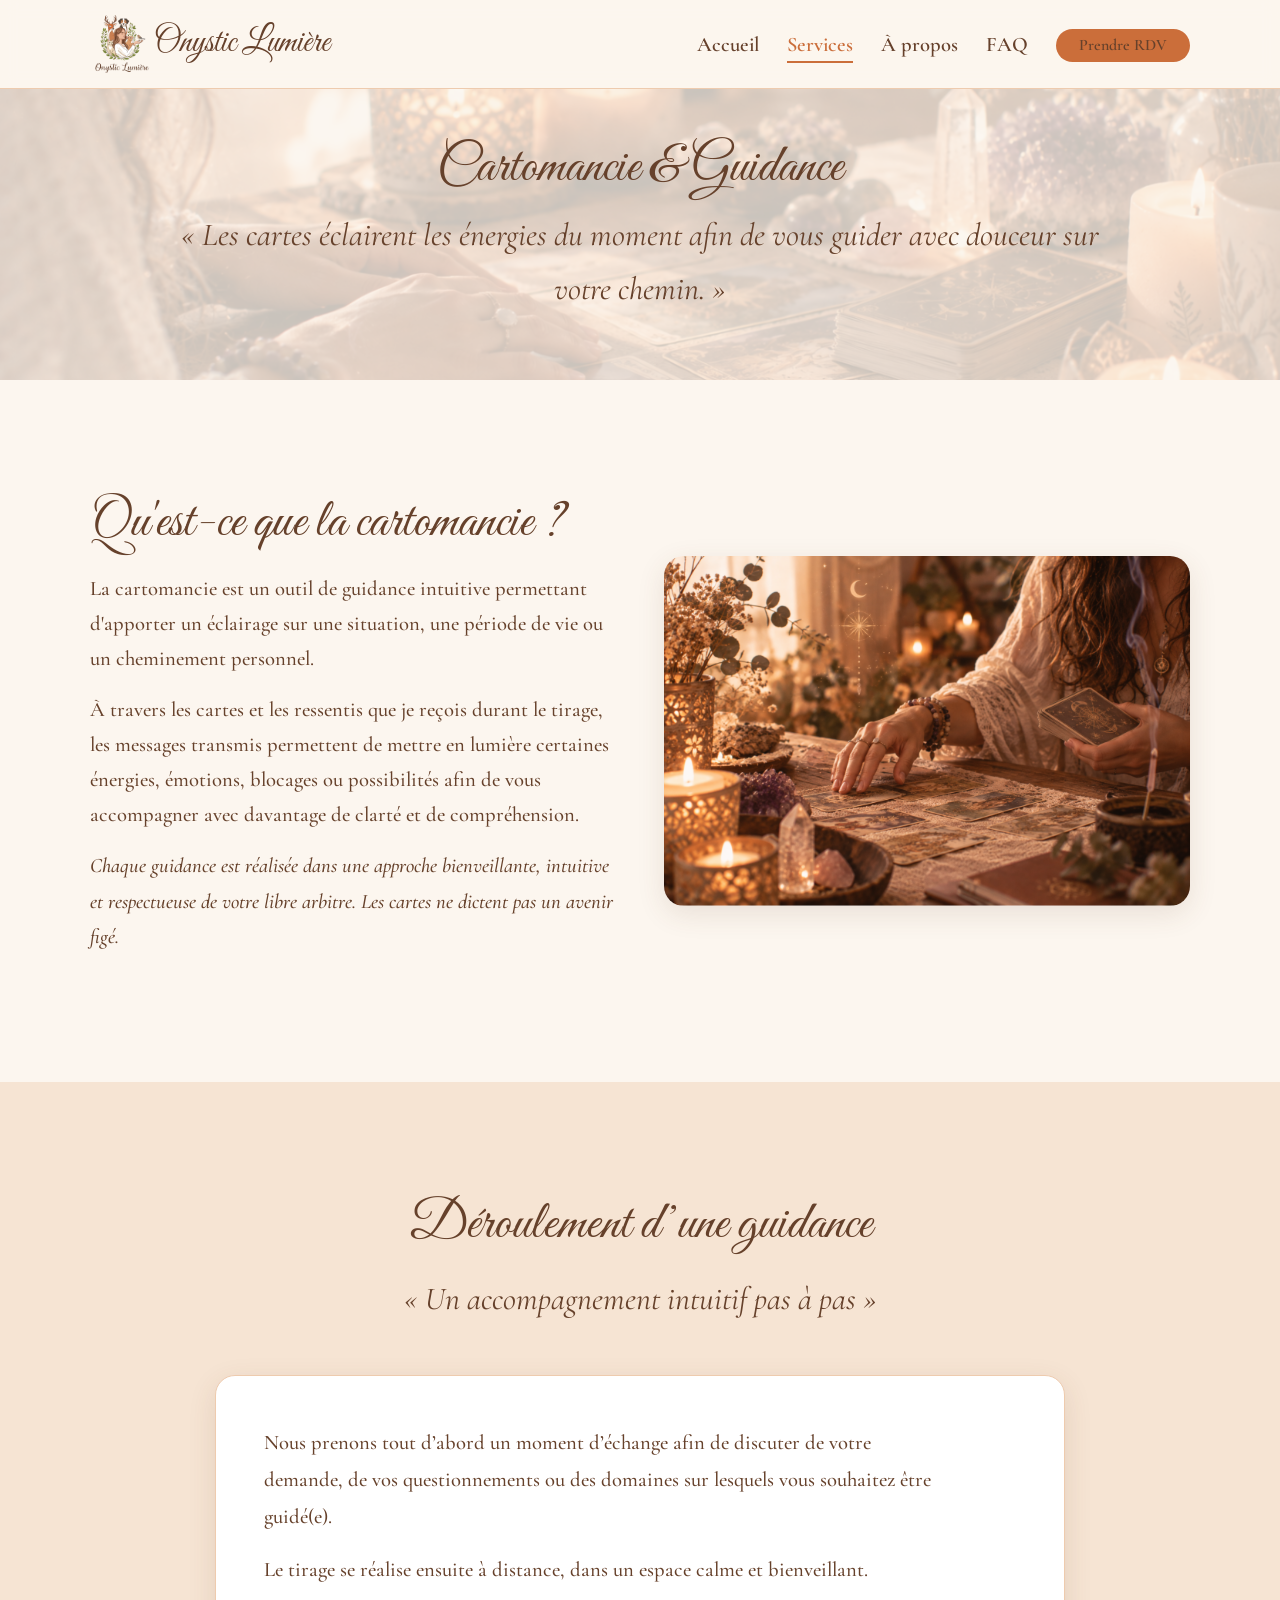
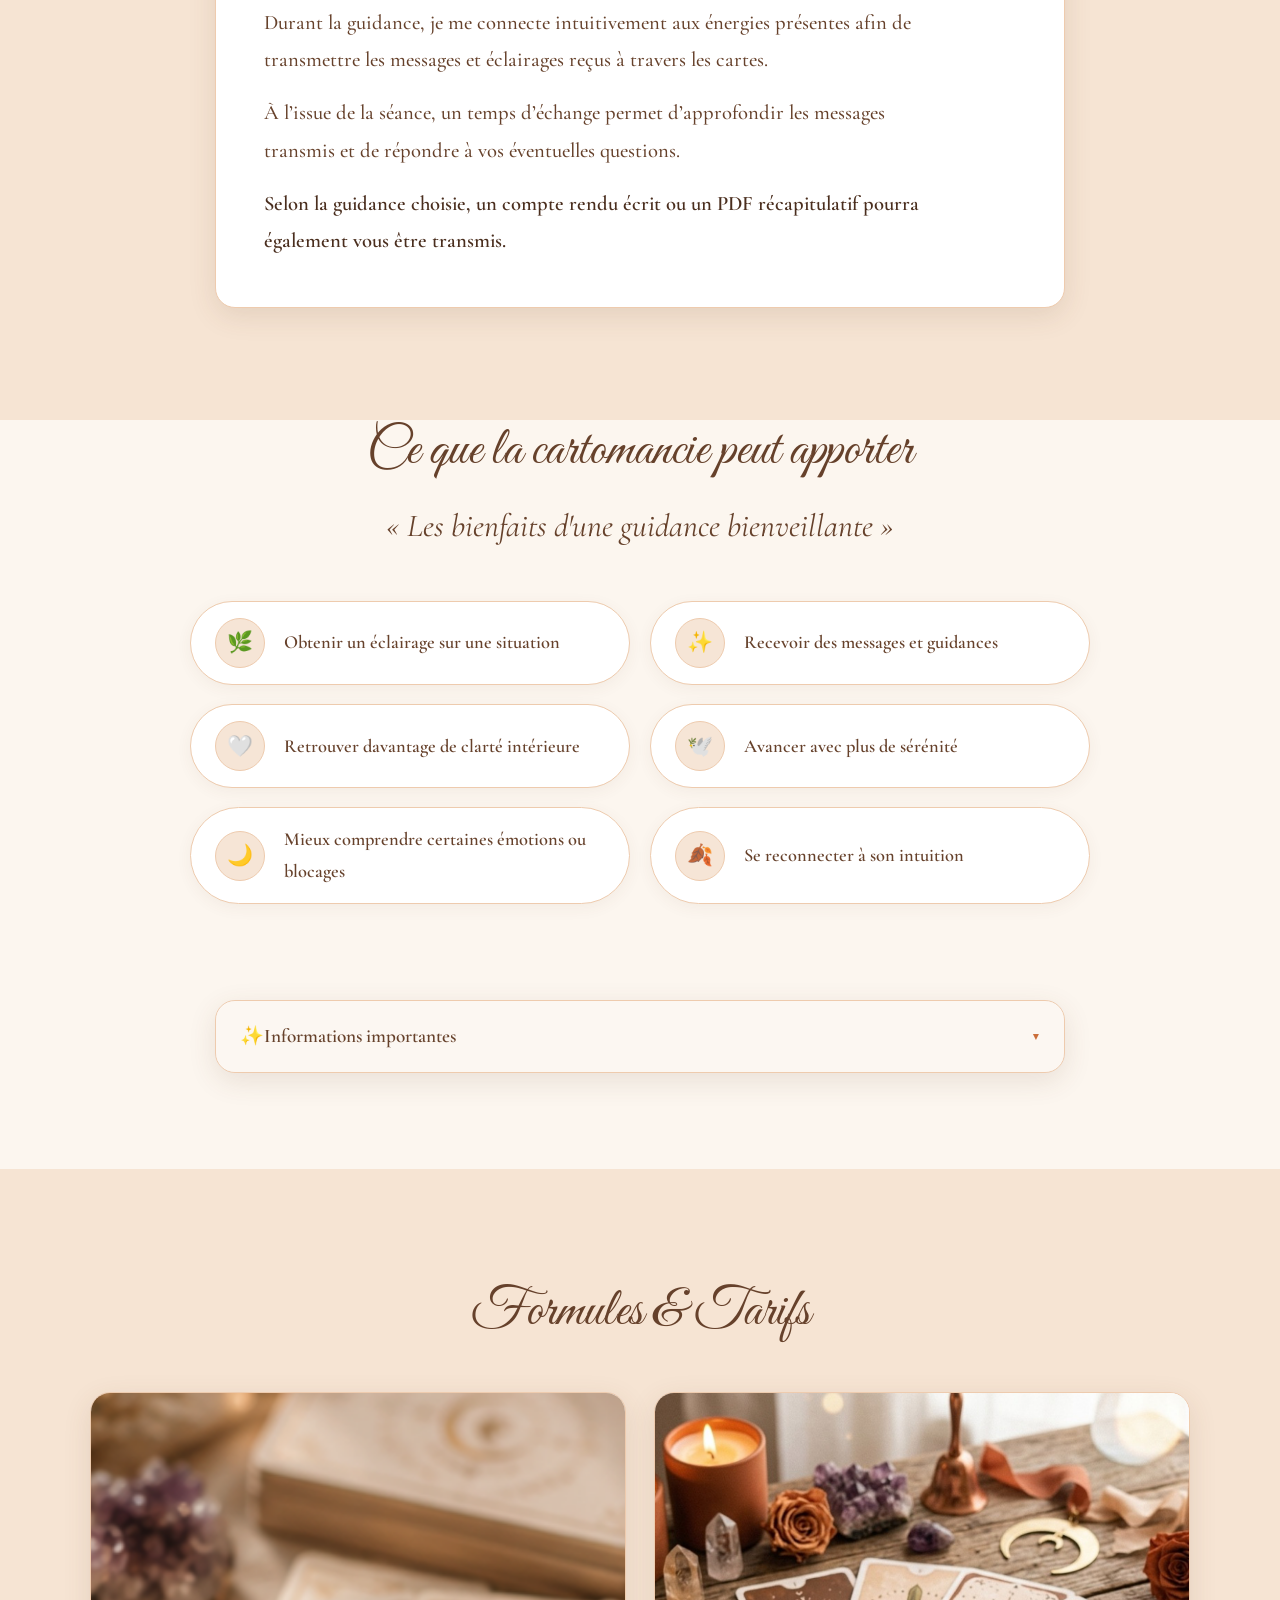
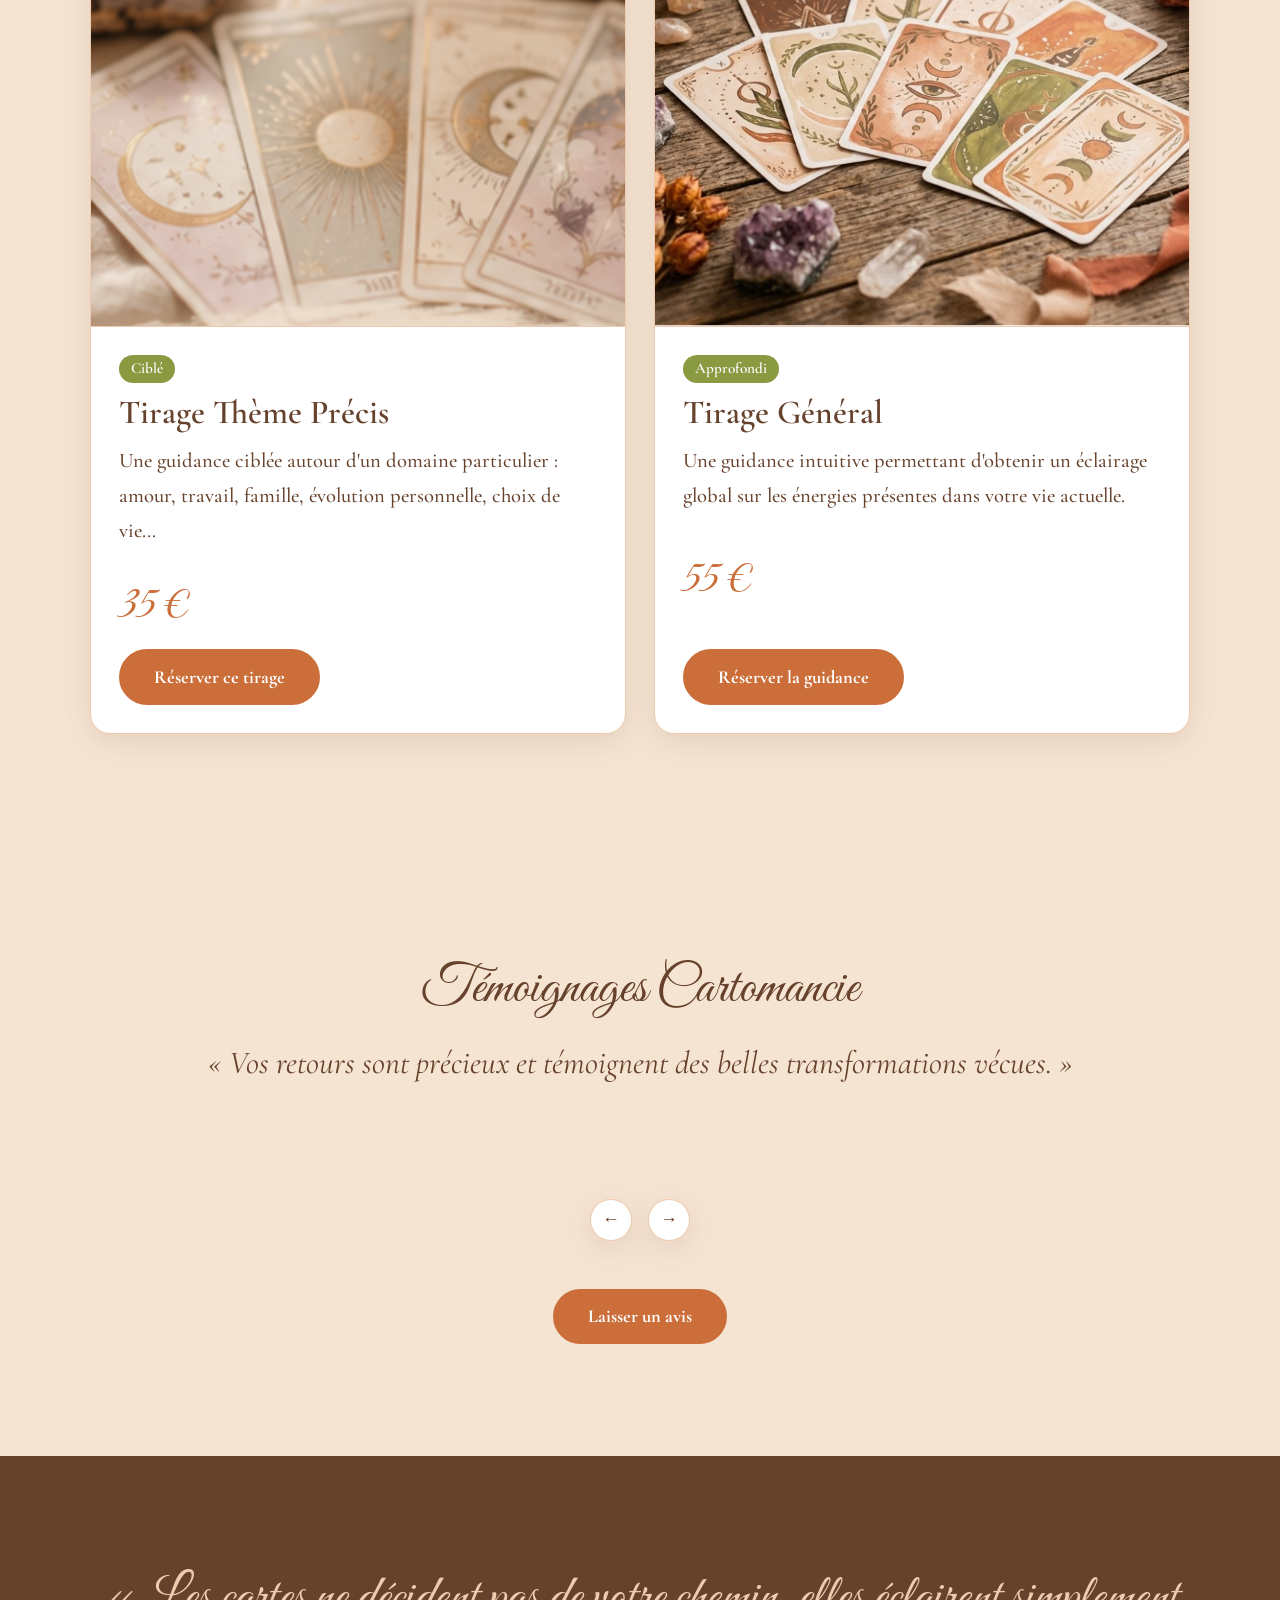
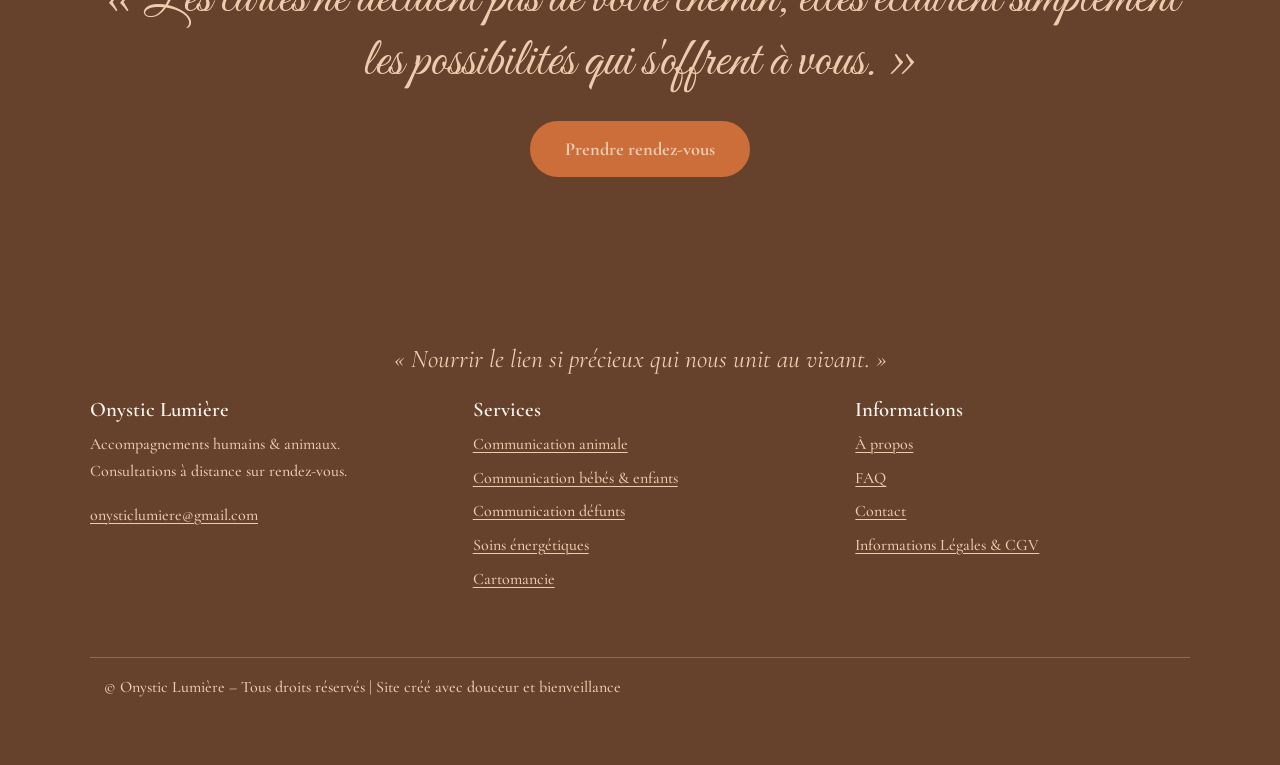
<file: cartomancie.html>
<!DOCTYPE html>
<html lang="fr">
<head>
  <meta charset="utf-8">
  <meta name="viewport" content="width=device-width, initial-scale=1, viewport-fit=cover">
  <title>Cartomancie & Guidance Intuitive – Onystic Lumière</title>
  <link rel="preconnect" href="https://fonts.googleapis.com">
  <link rel="preconnect" href="https://fonts.gstatic.com" crossorigin>
  <link href="https://fonts.googleapis.com/css2?family=Cormorant+Garamond:ital,wght@0,400;0,500;0,600;0,700;1,400;1,500&family=Great+Vibes&display=swap" rel="stylesheet">
  <link rel="stylesheet" href="style.css">
</head>
<body>

  <!-- Navigation -->
  <header class="entete">
    <div class="conteneur entete__interieur">
      <a class="logo" href="index.html" aria-label="Aller à l'accueil">
        <img src="images/logo.png" alt="Logo Onystic Lumière">
        <span style="font-family:var(--police-titre);font-size:2.2rem;color:var(--brun);line-height:1">Onystic Lumière</span>
      </a>
      <button class="nav__bouton" aria-expanded="false" aria-controls="menu">☰ Menu</button>
      <nav class="nav" id="menu" aria-label="Menu principal">
        <ul>
          <li><a href="index.html">Accueil</a></li>
          <li class="nav__item--deroulant">
            <a href="index.html#prestations" aria-current="page">Services</a>
            <ul class="nav__sous-menu">
              <li><a href="communication-animale.html">Communication animale</a></li>
              <li><a href="communication-bebe.html">Communication bébés & enfants</a></li>
              <li><a href="communication-defunts.html">Communication défunts</a></li>
              <li><a href="soins-energetiques.html">Soins énergétiques</a></li>
              <li><a href="cartomancie.html">Cartomancie</a></li>
            </ul>
          </li>
          <li><a href="index.html#apropos">À propos</a></li>
          <li><a href="index.html#faq">FAQ</a></li>
          <li><a class="btn btn--rdv btn--petit" href="https://calendar.google.com/calendar/appointments/schedules/AcZssZ2ub2o0OGV1jidB3kpjFoNTjhQUkhclKqII0aHMLhfxmiOOGWksGh_dpcXoUpX2D3y9U19F1DSL?gv=true" target="_blank" rel="noopener noreferrer">Prendre RDV</a></li>
        </ul>
      </nav>
    </div>
  </header>

  <main>
    <!-- Hero Section -->
    <section class="hero hero--page" style="background-image: url('images/CPres.png');">
      <div class="conteneur">
        <h1>Cartomancie & Guidance</h1>
        <p class="slogan">« Les cartes éclairent les énergies du moment afin de vous guider avec douceur sur votre chemin. »</p>
      </div>
    </section>

    <!-- 1. Présentation -->
    <section class="section">
      <div class="conteneur duo">
        <div>
          <h2>Qu'est-ce que la cartomancie ?</h2>
          <p>
            La cartomancie est un outil de guidance intuitive permettant d'apporter un éclairage sur une situation, une période de vie ou un cheminement personnel.
          </p>
          <p>
            À travers les cartes et les ressentis que je reçois durant le tirage, les messages transmis permettent de mettre en lumière certaines énergies, émotions, blocages ou possibilités afin de vous accompagner avec davantage de clarté et de compréhension.
          </p>
          <p style="font-style: italic;">
            Chaque guidance est réalisée dans une approche bienveillante, intuitive et respectueuse de votre libre arbitre. Les cartes ne dictent pas un avenir figé.
          </p>
        </div>
        <div>
          <img src="images/CTirage.png" alt="Tirage de cartomancie Onystic Lumière" style="border-radius: var(--rayon-m); box-shadow: var(--ombre);">
        </div>
      </div>
    </section>

     <!-- 3. Déroulement d’une guidance -->
    <section class="section section--douce">
      <div class="conteneur">
        <div class="section__entete">
          <h2>Déroulement d’une guidance</h2>
          <p class="slogan">« Un accompagnement intuitif pas à pas »</p>
        </div>

        <div class="bulle-deroulement" style="background: var(--blanc); border-color: var(--peche);">
          <p>Nous prenons tout d’abord un moment d’échange afin de discuter de votre demande, de vos questionnements ou des domaines sur lesquels vous souhaitez être guidé(e).</p>
          <p>Le tirage se réalise ensuite à distance, dans un espace calme et bienveillant.</p>
          <p>Durant la guidance, je me connecte intuitivement aux énergies présentes afin de transmettre les messages et éclairages reçus à travers les cartes.</p>
          <p>À l’issue de la séance, un temps d’échange permet d’approfondir les messages transmis et de répondre à vos éventuelles questions.</p>
          <p style="font-weight: 600; color: var(--brun-fonce); margin-top: var(--espace-s);">Selon la guidance choisie, un compte rendu écrit ou un PDF récapitulatif pourra également vous être transmis.</p>
        </div>
      </div>
    </section>


    <!-- 2. Ce que la cartomancie peut apporter -->
    <section class="section" style="padding-top: 0; padding-bottom: var(--espace-l);">
      <div class="conteneur">
        <div class="section__entete">
          <h2>Ce que la cartomancie peut apporter</h2>
          <p class="slogan">« Les bienfaits d'une guidance bienveillante »</p>
        </div>

        <div class="grille-bienfaits">
          <div class="carte-bienfait">
            <div class="carte-bienfait__cercle">🌿</div>
            <span>Obtenir un éclairage sur une situation</span>
          </div>
          <div class="carte-bienfait">
            <div class="carte-bienfait__cercle">✨</div>
            <span>Recevoir des messages et guidances</span>
          </div>
          <div class="carte-bienfait">
            <div class="carte-bienfait__cercle">🤍</div>
            <span>Retrouver davantage de clarté intérieure</span>
          </div>
          <div class="carte-bienfait">
            <div class="carte-bienfait__cercle">🕊️</div>
            <span>Avancer avec plus de sérénité</span>
          </div>
          <div class="carte-bienfait">
            <div class="carte-bienfait__cercle">🌙</div>
            <span>Mieux comprendre certaines émotions ou blocages</span>
          </div>
          <div class="carte-bienfait">
            <div class="carte-bienfait__cercle">🍂</div>
            <span>Se reconnecter à son intuition</span>
          </div>
        </div>
      </div>
    </section>

    <!-- 4. Informations importantes -->
    <section class="section" style="padding-top: 0; padding-bottom: var(--espace-l);">
      <div class="conteneur">
        <div class="bloc-infos-importantes">
          <details>
            <summary>
              <span>✨Informations importantes</span>
            </summary>
            <div class="contenu-infos-importantes">
              <div class="liste-infos">
                
                <div class="ligne-info">
                  <span class="picto">✨</span>
                  <div>La cartomancie est un outil de guidance et d’accompagnement personnel.</div>
                </div>

                <div class="ligne-info">
                  <span class="picto">🌿</span>
                  <div>Les tirages ne remplacent en aucun cas un avis médical, psychologique, juridique ou financier.</div>
                </div>

                <div class="ligne-info">
                  <span class="picto">🤍</span>
                  <div>Chaque personne conserve son libre arbitre ainsi que sa capacité à faire ses propres choix.</div>
                </div>

                <div class="ligne-info">
                  <span class="picto">🌙</span>
                  <div>Les messages reçus sont transmis avec douceur, respect et bienveillance.</div>
                </div>

              </div>
            </div>
          </details>
        </div>
      </div>
    </section>

   
    <!-- Formats de Tirage / Tarifs -->
    <section class="section section--douce">
      <div class="conteneur">
        <div class="section__entete">
          <h2>Formules & Tarifs</h2>
        </div>
        <div class="grille grille--2">
          
          <article class="carte">
            <img src="images/CC.png" alt="Cartomancie tirage ciblé" class="carte__image--carre">
            <div class="carte__contenu">
              <span class="etiquette">Ciblé</span>
              <h3>Tirage Thème Précis</h3>
              <p>Une guidance ciblée autour d'un domaine particulier : amour, travail, famille, évolution personnelle, choix de vie...</p>
              <p class="tarif__prix mt-s">35 €</p>
              <a href="https://calendar.google.com/calendar/appointments/schedules/AcZssZ2ub2o0OGV1jidB3kpjFoNTjhQUkhclKqII0aHMLhfxmiOOGWksGh_dpcXoUpX2D3y9U19F1DSL?gv=true" target="_blank" rel="noopener noreferrer" class="btn btn--rdv">Réserver ce tirage</a>
            </div>
          </article>

          <article class="carte">
            <img src="images/CC2.png" alt="Cartomancie tirage général" class="carte__image--carre">
            <div class="carte__contenu">
              <span class="etiquette">Approfondi</span>
              <h3>Tirage Général</h3>
              <p>Une guidance intuitive permettant d'obtenir un éclairage global sur les énergies présentes dans votre vie actuelle.</p>
              <p class="tarif__prix mt-s">55 €</p>
              <a href="https://calendar.google.com/calendar/appointments/schedules/AcZssZ2ub2o0OGV1jidB3kpjFoNTjhQUkhclKqII0aHMLhfxmiOOGWksGh_dpcXoUpX2D3y9U19F1DSL?gv=true" target="_blank" rel="noopener noreferrer" class="btn btn--rdv">Réserver la guidance</a>
            </div>
          </article>

        </div>
      </div>
    </section>

    
    <!-- Avis Dynamiques (Filtre : Cartomancie) -->
    <section id="avis" class="section section--douce">
      <div class="conteneur">
        <div class="section__entete">
          <h2>Témoignages Cartomancie</h2>
          <p class="slogan">« Vos retours sont précieux et témoignent des belles transformations vécues. »</p>
        </div>

        <div class="carrousel-defilement" id="carrouselAvis" data-service="Cartomancie">
          <!-- Chargé via avis.js -->
        </div>

        <div class="commandes-carrousel">
          <button class="btn-fleche" id="btnGauche" aria-label="Avis précédent">←</button>
          <button class="btn-fleche" id="btnDroite" aria-label="Avis suivant">→</button>
        </div>

        <div class="mt-l centre">
          <a href="https://forms.google.com" target="_blank" rel="noopener noreferrer" class="btn btn--rdv">Laisser un avis</a>
        </div>
      </div>
    </section>

    <!-- CTA -->
    <section class="section section--sombre bandeau-rdv">
      <div class="conteneur centre">
        <h2>« Les cartes ne décident pas de votre chemin, elles éclairent simplement les possibilités qui s'offrent à vous. »</h2>
        <div class="mt-m">
          <a class="btn btn--rdv" href="https://calendar.google.com/calendar/appointments/schedules/AcZssZ2ub2o0OGV1jidB3kpjFoNTjhQUkhclKqII0aHMLhfxmiOOGWksGh_dpcXoUpX2D3y9U19F1DSL?gv=true" target="_blank" rel="noopener noreferrer">Prendre rendez-vous</a>
        </div>
      </div>
    </section>
  </main>

  <footer class="pied">
    <div class="conteneur">
      <div class="centre mb-m">
        <p class="slogan" style="color: var(--peche); font-size: 1.6rem;">« Nourrir le lien si précieux qui nous unit au vivant. »</p>
      </div>
      <div class="pied__colonnes">
        <div>
          <h3>Onystic Lumière</h3>
          <p>Accompagnements humains & animaux.<br>Consultations à distance sur rendez-vous.</p>
          <p><a href="mailto:onysticlumiere@gmail.com">onysticlumiere@gmail.com</a></p>
        </div>
        <div>
          <h3>Services</h3>
          <ul>
            <li><a href="communication-animale.html">Communication animale</a></li>
            <li><a href="communication-bebe.html">Communication bébés & enfants</a></li>
            <li><a href="communication-defunts.html">Communication défunts</a></li>
            <li><a href="soins-energetiques.html">Soins énergétiques</a></li>
            <li><a href="cartomancie.html">Cartomancie</a></li>
          </ul>
        </div>
        <div>
          <h3>Informations</h3>
          <ul>
            <li><a href="index.html#apropos">À propos</a></li>
            <li><a href="index.html#faq">FAQ</a></li>
            <li><a href="index.html#contact">Contact</a></li>
            <li><a href="mentions-legales.html">Informations Légales & CGV</a></li>
          </ul>
        </div>
      </div>
      <div class="pied__legal">
        <p>© Onystic Lumière – Tous droits réservés | Site créé avec douceur et bienveillance</p>
      </div>
    </div>
  </footer>

  <script>
    const bouton = document.querySelector('.nav__bouton');
    const menu = document.getElementById('menu');
    bouton.addEventListener('click', () => {
      const ouvert = menu.classList.toggle('ouvert');
      bouton.setAttribute('aria-expanded', ouvert);
    });
  </script>
  <script src="avis.js"></script>
</body>
</html>
</file>
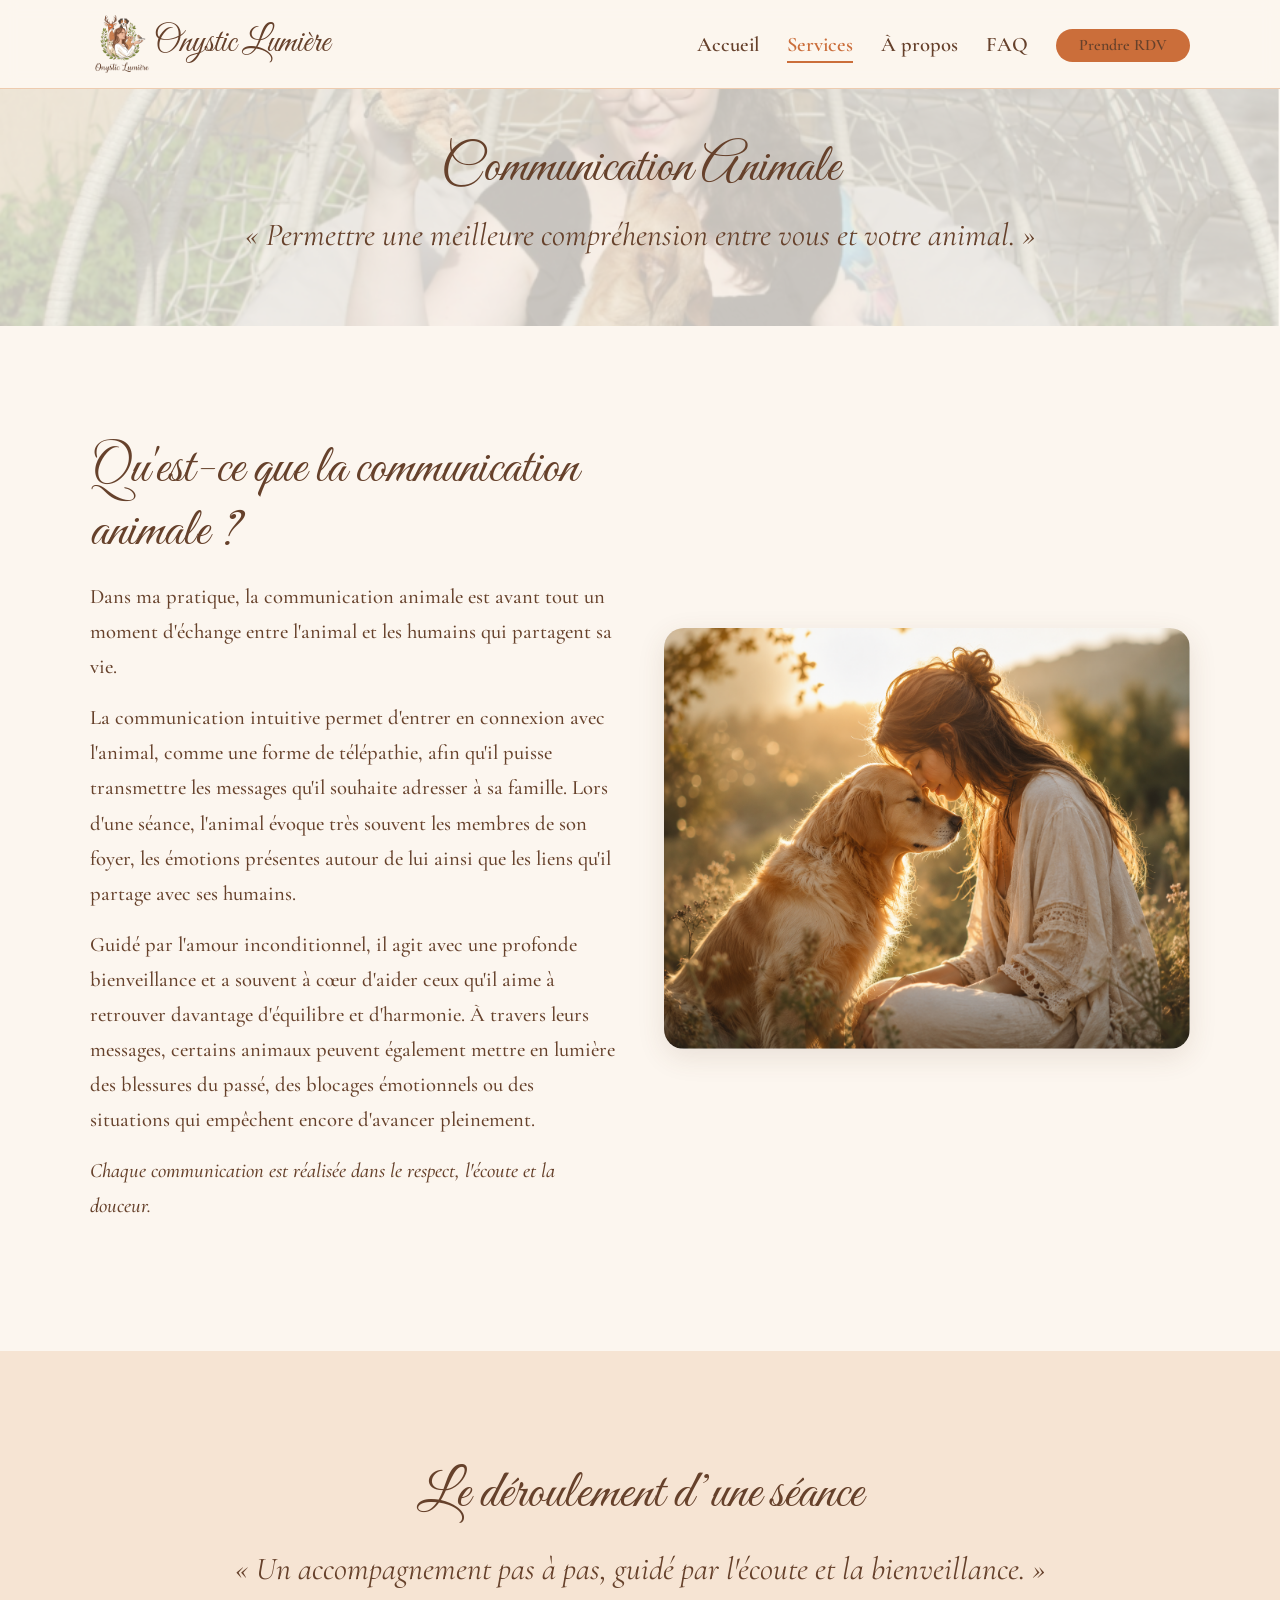
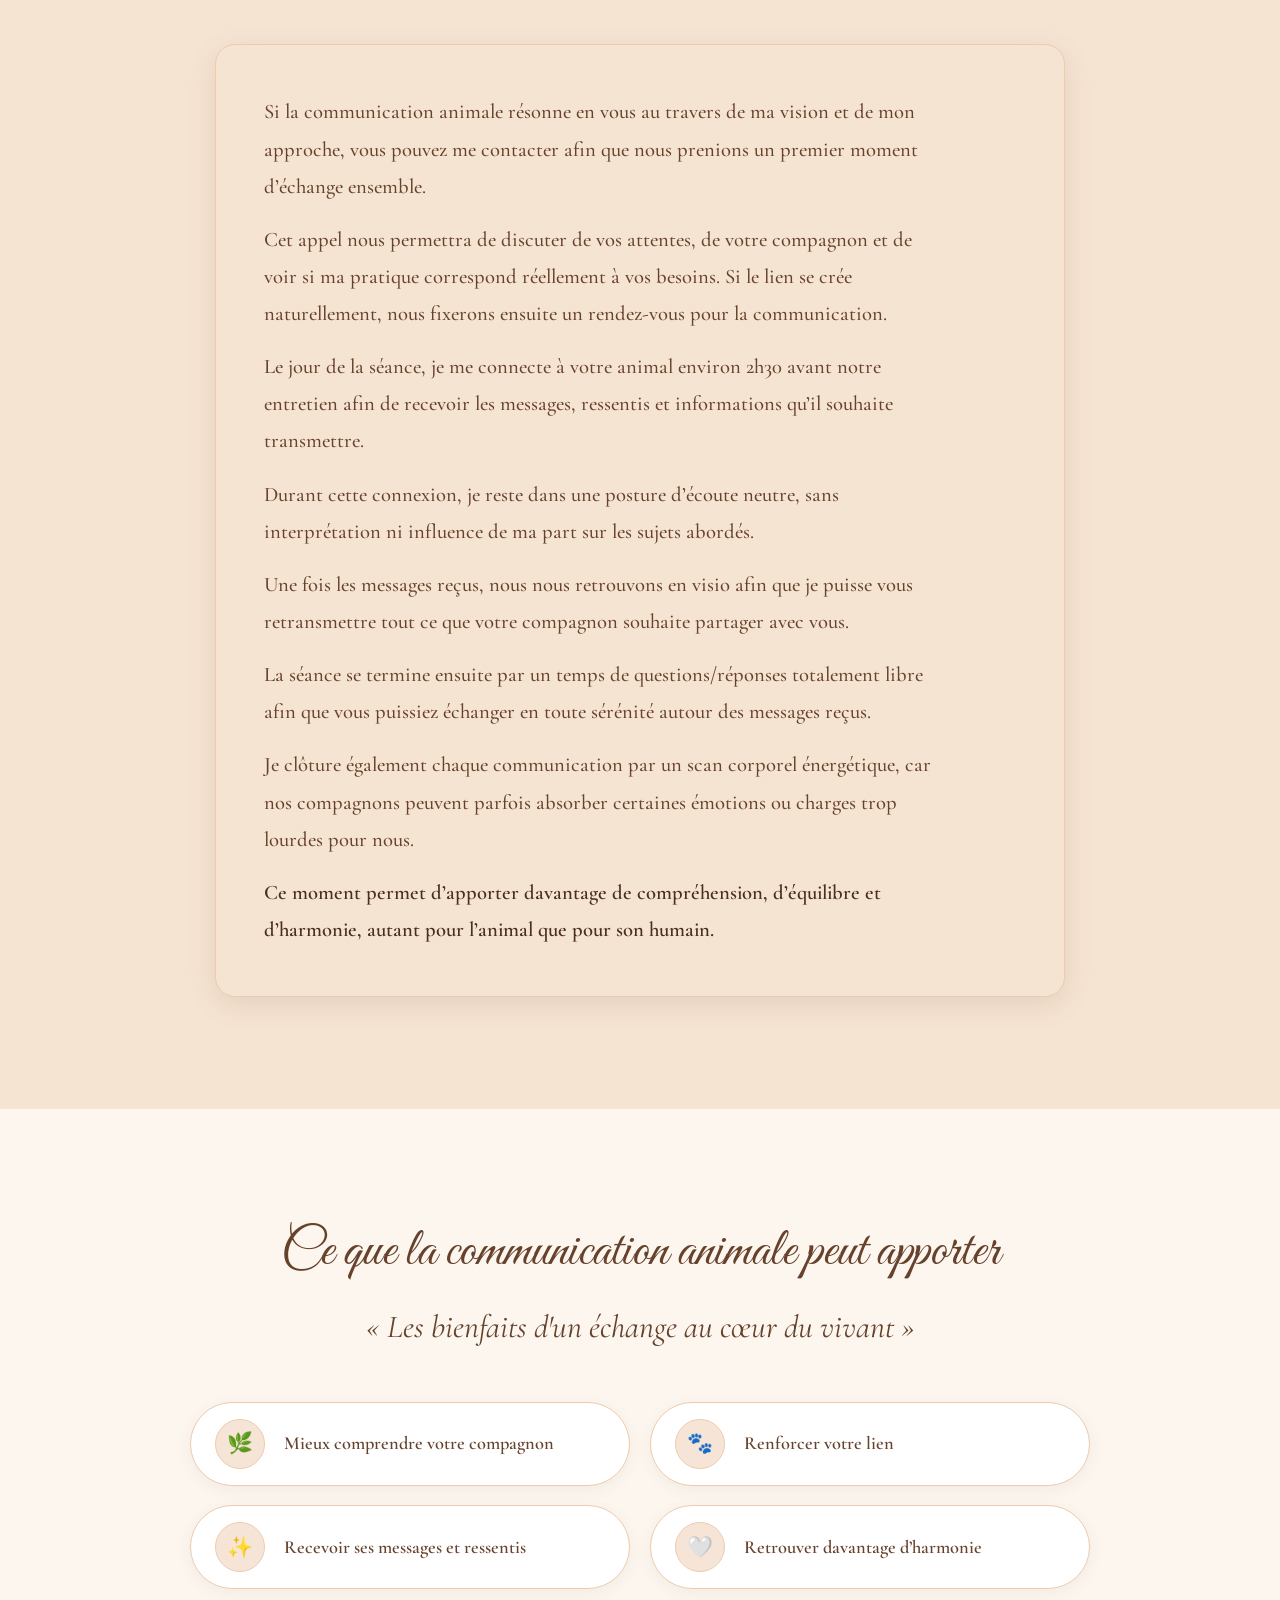
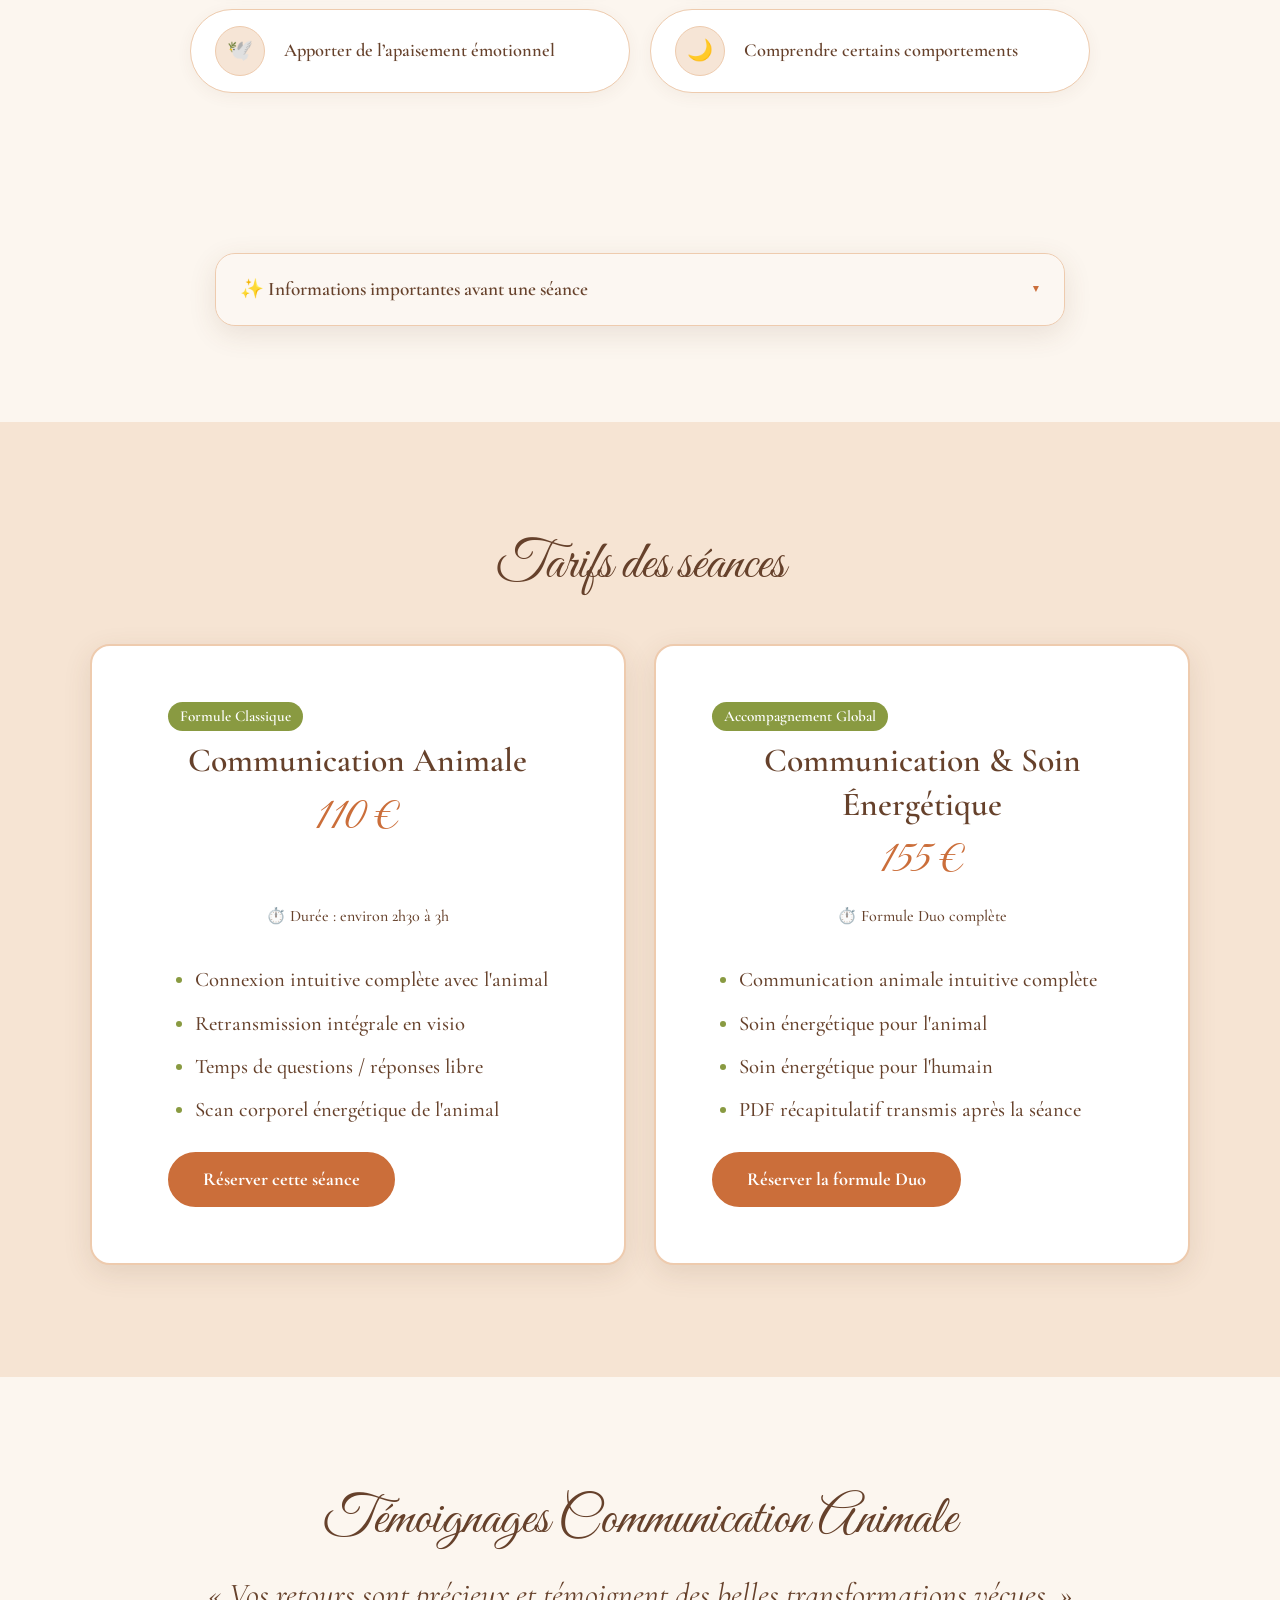
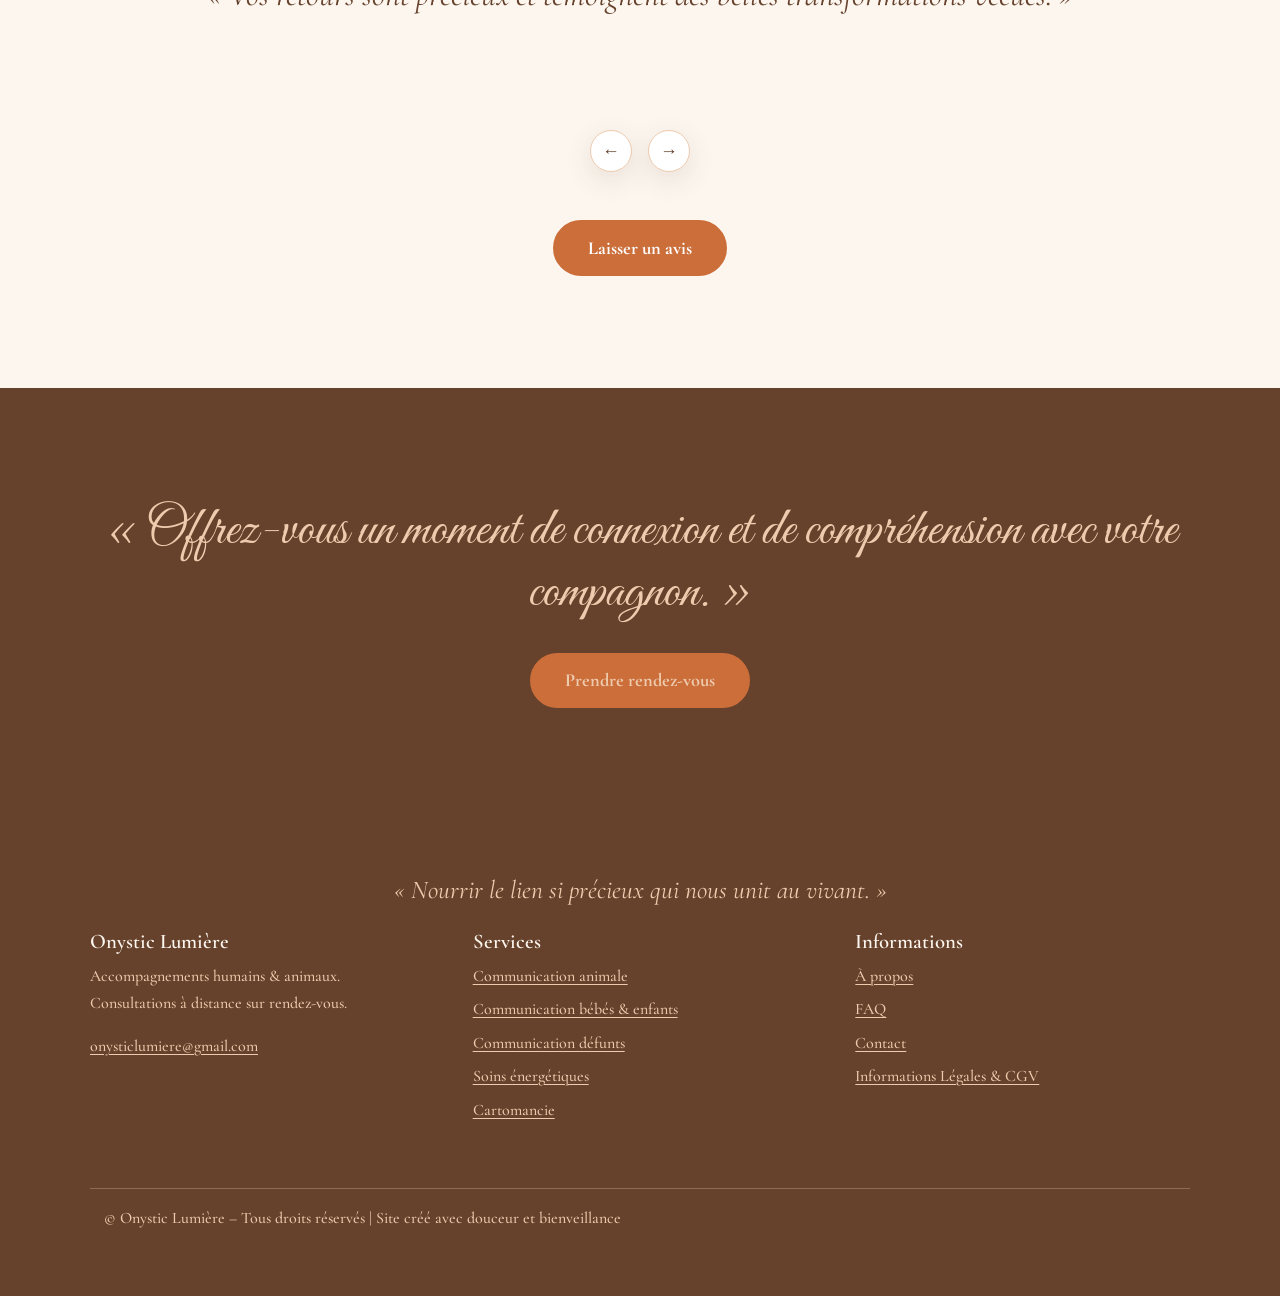
<file: communication-animale.html>
<!DOCTYPE html>
<html lang="fr">
<head>
  <meta charset="utf-8">
  <meta name="viewport" content="width=device-width, initial-scale=1, viewport-fit=cover">
  <title>Communication Animale & Intuitive – Onystic Lumière</title>
  <link rel="preconnect" href="https://fonts.googleapis.com">
  <link rel="preconnect" href="https://fonts.gstatic.com" crossorigin>
  <link href="https://fonts.googleapis.com/css2?family=Cormorant+Garamond:ital,wght@0,400;0,500;0,600;0,700;1,400;1,500&family=Great+Vibes&display=swap" rel="stylesheet">
  <link rel="stylesheet" href="style.css">
</head>
<body>

  <!-- Navigation -->
  <header class="entete">
    <div class="conteneur entete__interieur">
      <a class="logo" href="index.html" aria-label="Aller à l'accueil">
        <img src="images/logo.png" alt="Logo Onystic Lumière">
        <span style="font-family:var(--police-titre);font-size:2.2rem;color:var(--brun);line-height:1">Onystic Lumière</span>
      </a>
      <button class="nav__bouton" aria-expanded="false" aria-controls="menu">☰ Menu</button>
      <nav class="nav" id="menu" aria-label="Menu principal">
        <ul>
          <li><a href="index.html">Accueil</a></li>
          <li class="nav__item--deroulant">
            <a href="index.html#prestations" aria-current="page">Services</a>
            <ul class="nav__sous-menu">
              <li><a href="communication-animale.html">Communication animale</a></li>
              <li><a href="communication-bebe.html">Communication bébés & enfants</a></li>
              <li><a href="communication-defunts.html">Communication défunts</a></li>
              <li><a href="soins-energetiques.html">Soins énergétiques</a></li>
              <li><a href="cartomancie.html">Cartomancie</a></li>
            </ul>
          </li>
          <li><a href="index.html#apropos">À propos</a></li>
          <li><a href="index.html#faq">FAQ</a></li>
          <li><a class="btn btn--rdv btn--petit" href="https://calendar.google.com/calendar/appointments/schedules/AcZssZ2ub2o0OGV1jidB3kpjFoNTjhQUkhclKqII0aHMLhfxmiOOGWksGh_dpcXoUpX2D3y9U19F1DSL?gv=true" target="_blank" rel="noopener noreferrer">Prendre RDV</a></li>
        </ul>
      </nav>
    </div>
  </header>

  <main>
    <!-- Hero Section -->
    <section class="hero hero--page" style="background-image: url('images/photop.png');">
      <div class="conteneur">
        <h1>Communication Animale</h1>
        <p class="slogan">« Permettre une meilleure compréhension entre vous et votre animal. »</p>
      </div>
    </section>

    <!-- 1. Présentation -->
    <section class="section">
      <div class="conteneur duo">
        <div>
          <h2>Qu'est-ce que la communication animale ?</h2>
          <p>
            Dans ma pratique, la communication animale est avant tout un moment d'échange entre l'animal et les humains qui partagent sa vie.
          </p>
          <p>
            La communication intuitive permet d'entrer en connexion avec l'animal, comme une forme de télépathie, afin qu'il puisse transmettre les messages qu'il souhaite adresser à sa famille. Lors d'une séance, l'animal évoque très souvent les membres de son foyer, les émotions présentes autour de lui ainsi que les liens qu'il partage avec ses humains.
          </p>
          <p>
            Guidé par l'amour inconditionnel, il agit avec une profonde bienveillance et a souvent à cœur d'aider ceux qu'il aime à retrouver davantage d'équilibre et d'harmonie. À travers leurs messages, certains animaux peuvent également mettre en lumière des blessures du passé, des blocages émotionnels ou des situations qui empêchent encore d'avancer pleinement.
          </p>
          <p style="font-style: italic;">
            Chaque communication est réalisée dans le respect, l'écoute et la douceur.
          </p>
        </div>
        <div>
          <img src="images/CAChien.png" alt="Communication Animale Onystic Lumière" style="border-radius: var(--rayon-m); box-shadow: var(--ombre);">
        </div>
      </div>
    </section>

    <!-- 2. Le déroulement d'une séance (Effet Bulle) -->
    <section class="section section--douce">
      <div class="conteneur">
        <div class="section__entete">
          <h2>Le déroulement d’une séance</h2>
          <p class="slogan">« Un accompagnement pas à pas, guidé par l'écoute et la bienveillance. »</p>
        </div>

        <div class="bulle-deroulement">
          <p>Si la communication animale résonne en vous au travers de ma vision et de mon approche, vous pouvez me contacter afin que nous prenions un premier moment d’échange ensemble.</p>
          <p>Cet appel nous permettra de discuter de vos attentes, de votre compagnon et de voir si ma pratique correspond réellement à vos besoins. Si le lien se crée naturellement, nous fixerons ensuite un rendez-vous pour la communication.</p>
          <p>Le jour de la séance, je me connecte à votre animal environ 2h30 avant notre entretien afin de recevoir les messages, ressentis et informations qu’il souhaite transmettre.</p>
          <p>Durant cette connexion, je reste dans une posture d’écoute neutre, sans interprétation ni influence de ma part sur les sujets abordés.</p>
          <p>Une fois les messages reçus, nous nous retrouvons en visio afin que je puisse vous retransmettre tout ce que votre compagnon souhaite partager avec vous.</p>
          <p>La séance se termine ensuite par un temps de questions/réponses totalement libre afin que vous puissiez échanger en toute sérénité autour des messages reçus.</p>
          <p>Je clôture également chaque communication par un scan corporel énergétique, car nos compagnons peuvent parfois absorber certaines émotions ou charges trop lourdes pour nous.</p>
          <p style="font-weight: 600; color: var(--brun-fonce); margin-top: var(--espace-s);">Ce moment permet d’apporter davantage de compréhension, d’équilibre et d’harmonie, autant pour l’animal que pour son humain.</p>
        </div>
      </div>
    </section>

    <!-- 3. Ce que la communication animale peut apporter (Style Tableau / Grille douce) -->
    <section class="section">
      <div class="conteneur">
        <div class="section__entete">
          <h2>Ce que la communication animale peut apporter</h2>
          <p class="slogan">« Les bienfaits d'un échange au cœur du vivant »</p>
        </div>

        <div class="grille-bienfaits">
          
          <div class="carte-bienfait">
            <div class="carte-bienfait__cercle">🌿</div>
            <span>Mieux comprendre votre compagnon</span>
          </div>

          <div class="carte-bienfait">
            <div class="carte-bienfait__cercle">🐾</div>
            <span>Renforcer votre lien</span>
          </div>

          <div class="carte-bienfait">
            <div class="carte-bienfait__cercle">✨</div>
            <span>Recevoir ses messages et ressentis</span>
          </div>

          <div class="carte-bienfait">
            <div class="carte-bienfait__cercle">🤍</div>
            <span>Retrouver davantage d’harmonie</span>
          </div>

          <div class="carte-bienfait">
            <div class="carte-bienfait__cercle">🕊️</div>
            <span>Apporter de l’apaisement émotionnel</span>
          </div>

          <div class="carte-bienfait">
            <div class="carte-bienfait__cercle">🌙</div>
            <span>Comprendre certains comportements</span>
          </div>

        </div>
      </div>
    </section>

    <!-- Section Informations Importantes (Discret & Élégant) -->
<section class="section" style="padding-top: 0; padding-bottom: var(--espace-l);">
  <div class="conteneur">
    <div class="bloc-infos-importantes">
      <details>
        <summary>
          <span>✨ Informations importantes avant une séance</span>
        </summary>
        <div class="contenu-infos-importantes">
          <div class="liste-infos">
            
            <div class="ligne-info">
              <span class="picto">🌿</span>
              <div>La communication animale ne remplace en aucun cas un avis vétérinaire ou médical.</div>
            </div>

            <div class="ligne-info">
              <span class="picto">🐾</span>
              <div>Chaque animal reste libre dans les messages qu’il souhaite transmettre durant la séance.</div>
            </div>

            <div class="ligne-info">
              <span class="picto">💻</span>
              <div>Les séances se réalisent à distance en visio.</div>
            </div>

            <div class="ligne-info">
              <span class="picto">📸</span>
              <div>
                <strong>Avant notre rendez-vous, il vous sera demandé :</strong>
                <ul>
                  <li>une photo récente de votre compagnon avec son prénom et son âge,</li>
                  <li>ainsi qu’une photo de chaque membre du foyer avec leur prénom indiqué dessous.</li>
                </ul>
                <p style="margin-top: 0.5rem; margin-bottom: 0; font-style: italic;">Ces éléments devront être envoyés sous format PDF avant la séance.</p>
              </div>
            </div>

            <div class="ligne-info">
              <span class="picto">🤍</span>
              <div>Chaque communication étant unique, nous ne savons jamais à l’avance de qui ou de quoi l’animal souhaitera parler. Les animaux évoquent très souvent les membres de leur foyer, les émotions présentes autour d’eux ainsi que certaines situations vécues au sein de la famille.</div>
            </div>

            <div class="ligne-info" style="background: var(--fond-doux); padding: 0.8rem; border-radius: var(--rayon-s); border-left: 3px solid var(--orange);">
              <span class="picto">✨</span>
              <div><strong>Pour cette raison, il est essentiel</strong> que chaque personne vivant avec l’animal soit présente lors de l’entretien visio ou, au minimum, pleinement informée et ouverte à entendre les messages transmis par leur compagnon.</div>
            </div>

            <div class="ligne-info">
              <span class="picto">🌙</span>
              <div>Les animaux communiquent toujours avec bienveillance et amour. Cependant, certains sujets peuvent parfois venir toucher des émotions, des blessures ou des situations personnelles demandant écoute et ouverture de cœur.</div>
            </div>

            <div class="ligne-info">
              <span class="picto">🍂</span>
              <div>Afin que la communication puisse se dérouler dans les meilleures conditions possibles, il est important que chacun accueille les messages reçus avec respect, douceur et sans jugement.</div>
            </div>

          </div>
        </div>
      </details>
    </div>
  </div>
</section>

    <!-- Tarifs -->
    <section class="section section--douce">
      <div class="conteneur">
        <div class="section__entete">
          <h2>Tarifs des séances</h2>
        </div>
        <div class="grille grille--2">

          <article class="carte tarif">
            <div class="carte__contenu">
              <span class="etiquette">Formule Classique</span>
              <h3>Communication Animale</h3>
              <p class="tarif__prix">110 €</p>
              <span class="tarif__duree">⏱️ Durée : environ 2h30 à 3h</span>
              <ul style="text-align: left; margin-top: var(--espace-s);">
                <li>Connexion intuitive complète avec l'animal</li>
                <li>Retransmission intégrale en visio</li>
                <li>Temps de questions / réponses libre</li>
                <li>Scan corporel énergétique de l'animal</li>
              </ul>
              <a href="https://calendar.google.com/calendar/appointments/schedules/AcZssZ2ub2o0OGV1jidB3kpjFoNTjhQUkhclKqII0aHMLhfxmiOOGWksGh_dpcXoUpX2D3y9U19F1DSL?gv=true" target="_blank" rel="noopener noreferrer" class="btn btn--rdv">Réserver cette séance</a>
            </div>
          </article>

          <article class="carte tarif">
            <div class="carte__contenu">
              <span class="etiquette">Accompagnement Global</span>
              <h3>Communication & Soin Énergétique</h3>
              <p class="tarif__prix">155 €</p>
              <span class="tarif__duree">⏱️ Formule Duo complète</span>
              <ul style="text-align: left; margin-top: var(--espace-s);">
                <li>Communication animale intuitive complète</li>
                <li>Soin énergétique pour l'animal</li>
                <li>Soin énergétique pour l'humain</li>
                <li>PDF récapitulatif transmis après la séance</li>
              </ul>
              <a href="https://calendar.google.com/calendar/appointments/schedules/AcZssZ2ub2o0OGV1jidB3kpjFoNTjhQUkhclKqII0aHMLhfxmiOOGWksGh_dpcXoUpX2D3y9U19F1DSL?gv=true" target="_blank" rel="noopener noreferrer" class="btn btn--rdv">Réserver la formule Duo</a>
            </div>
          </article>

        </div>
      </div>
    </section>

    <!-- Avis Dynamiques (Filtre : Communication Animale) -->
    <section id="avis" class="section">
      <div class="conteneur">
        <div class="section__entete">
          <h2>Témoignages Communication Animale</h2>
          <p class="slogan">« Vos retours sont précieux et témoignent des belles transformations vécues. »</p>
        </div>

        <div class="carrousel-defilement" id="carrouselAvis" data-service="Communication Animale">
          <!-- Chargé via avis.js -->
        </div>

        <div class="commandes-carrousel">
          <button class="btn-fleche" id="btnGauche" aria-label="Avis précédent">←</button>
          <button class="btn-fleche" id="btnDroite" aria-label="Avis suivant">→</button>
        </div>

        <div class="mt-l centre">
          <a href="https://forms.google.com" target="_blank" rel="noopener noreferrer" class="btn btn--rdv">Laisser un avis</a>
        </div>
      </div>
    </section>

    <!-- CTA -->
    <section class="section section--sombre bandeau-rdv">
      <div class="conteneur centre">
        <h2>« Offrez-vous un moment de connexion et de compréhension avec votre compagnon. »</h2>
        <div class="mt-m">
          <a class="btn btn--rdv" href="https://calendar.google.com/calendar/appointments/schedules/AcZssZ2ub2o0OGV1jidB3kpjFoNTjhQUkhclKqII0aHMLhfxmiOOGWksGh_dpcXoUpX2D3y9U19F1DSL?gv=true" target="_blank" rel="noopener noreferrer">Prendre rendez-vous</a>
        </div>
      </div>
    </section>
  </main>

  <footer class="pied">
    <div class="conteneur">
      <div class="centre mb-m">
        <p class="slogan" style="color: var(--peche); font-size: 1.6rem;">« Nourrir le lien si précieux qui nous unit au vivant. »</p>
      </div>
      <div class="pied__colonnes">
        <div>
          <h3>Onystic Lumière</h3>
          <p>Accompagnements humains & animaux.<br>Consultations à distance sur rendez-vous.</p>
          <p><a href="mailto:onysticlumiere@gmail.com">onysticlumiere@gmail.com</a></p>
        </div>
        <div>
          <h3>Services</h3>
          <ul>
            <li><a href="communication-animale.html">Communication animale</a></li>
            <li><a href="communication-bebe.html">Communication bébés & enfants</a></li>
            <li><a href="communication-defunts.html">Communication défunts</a></li>
            <li><a href="soins-energetiques.html">Soins énergétiques</a></li>
            <li><a href="cartomancie.html">Cartomancie</a></li>
          </ul>
        </div>
        <div>
          <h3>Informations</h3>
          <ul>
            <li><a href="index.html#apropos">À propos</a></li>
            <li><a href="index.html#faq">FAQ</a></li>
            <li><a href="index.html#contact">Contact</a></li>
            <li><a href="mentions-legales.html">Informations Légales & CGV</a></li>
          </ul>
        </div>
      </div>
      <div class="pied__legal">
        <p>© Onystic Lumière – Tous droits réservés | Site créé avec douceur et bienveillance</p>
      </div>
    </div>
  </footer>

  <script>
    const bouton = document.querySelector('.nav__bouton');
    const menu = document.getElementById('menu');
    bouton.addEventListener('click', () => {
      const ouvert = menu.classList.toggle('ouvert');
      bouton.setAttribute('aria-expanded', ouvert);
    });
  </script>
  <script src="avis.js"></script>
</body>
</html>
</file>
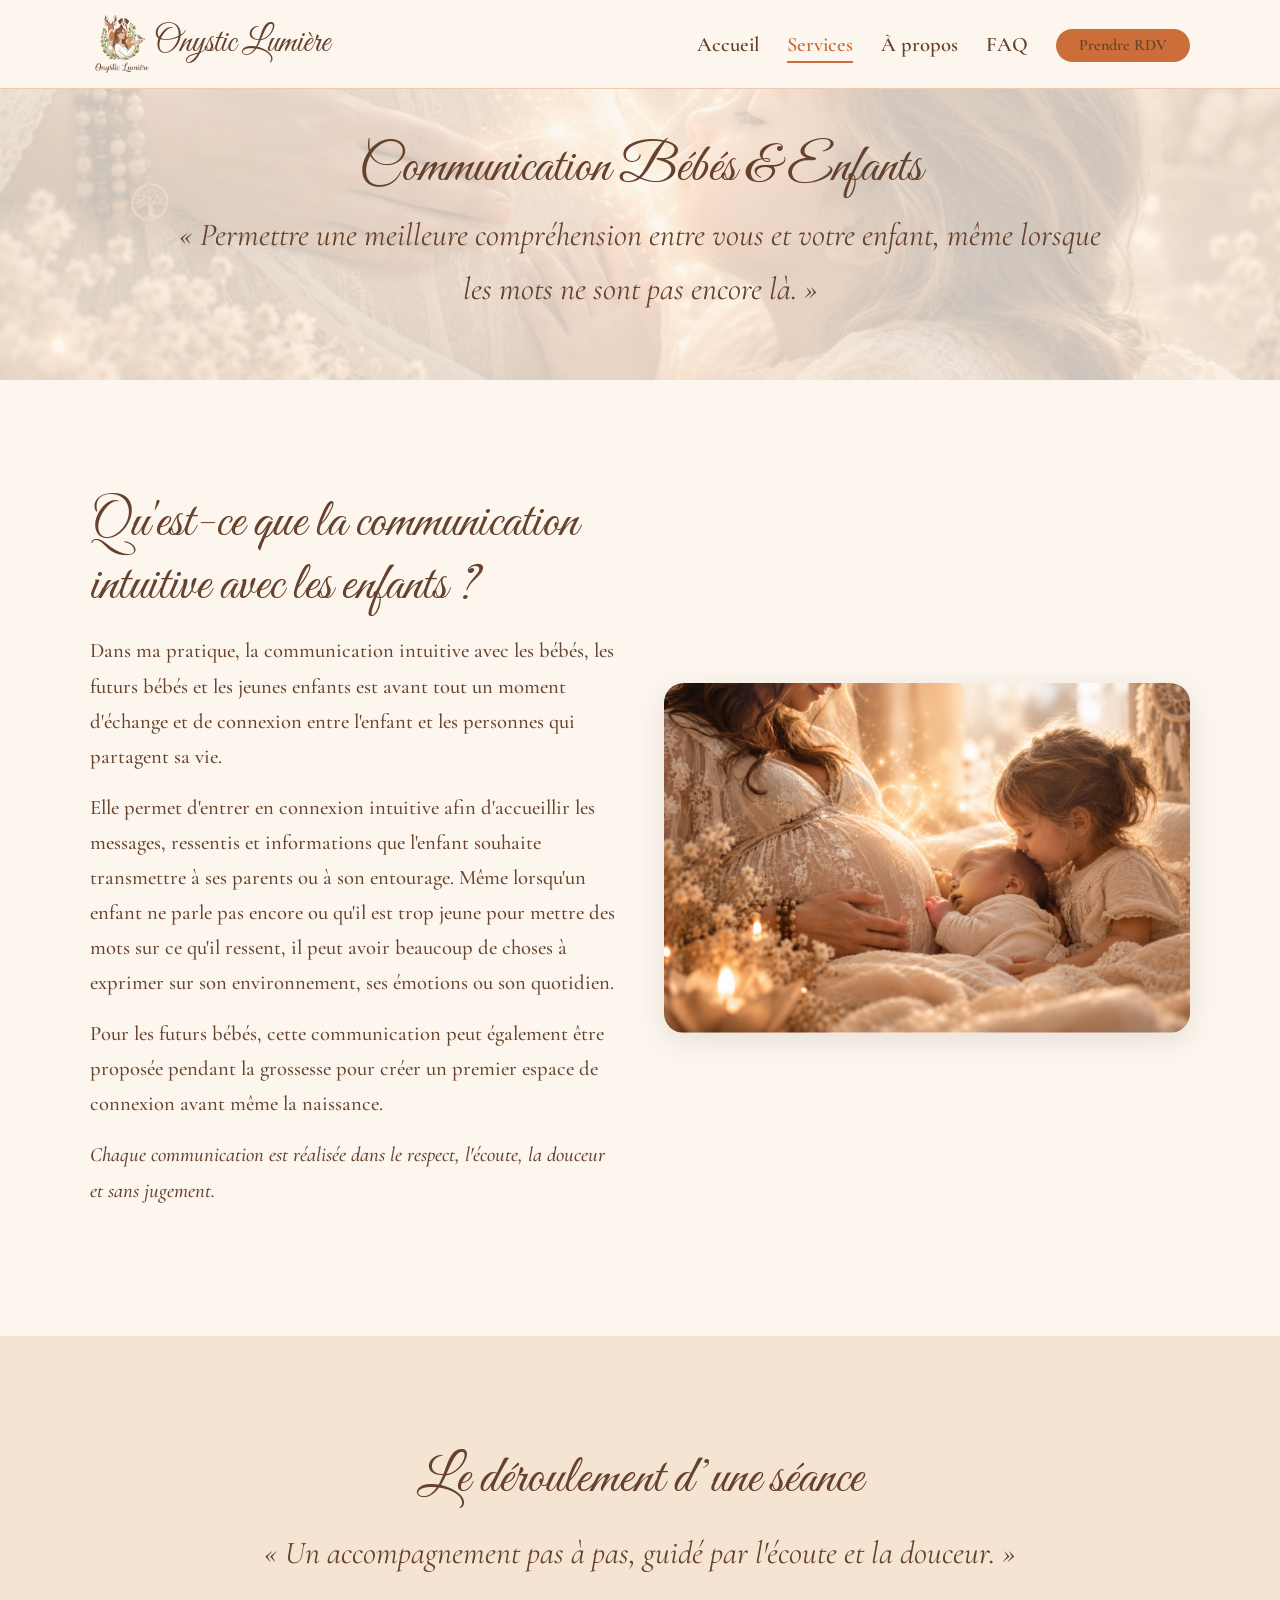
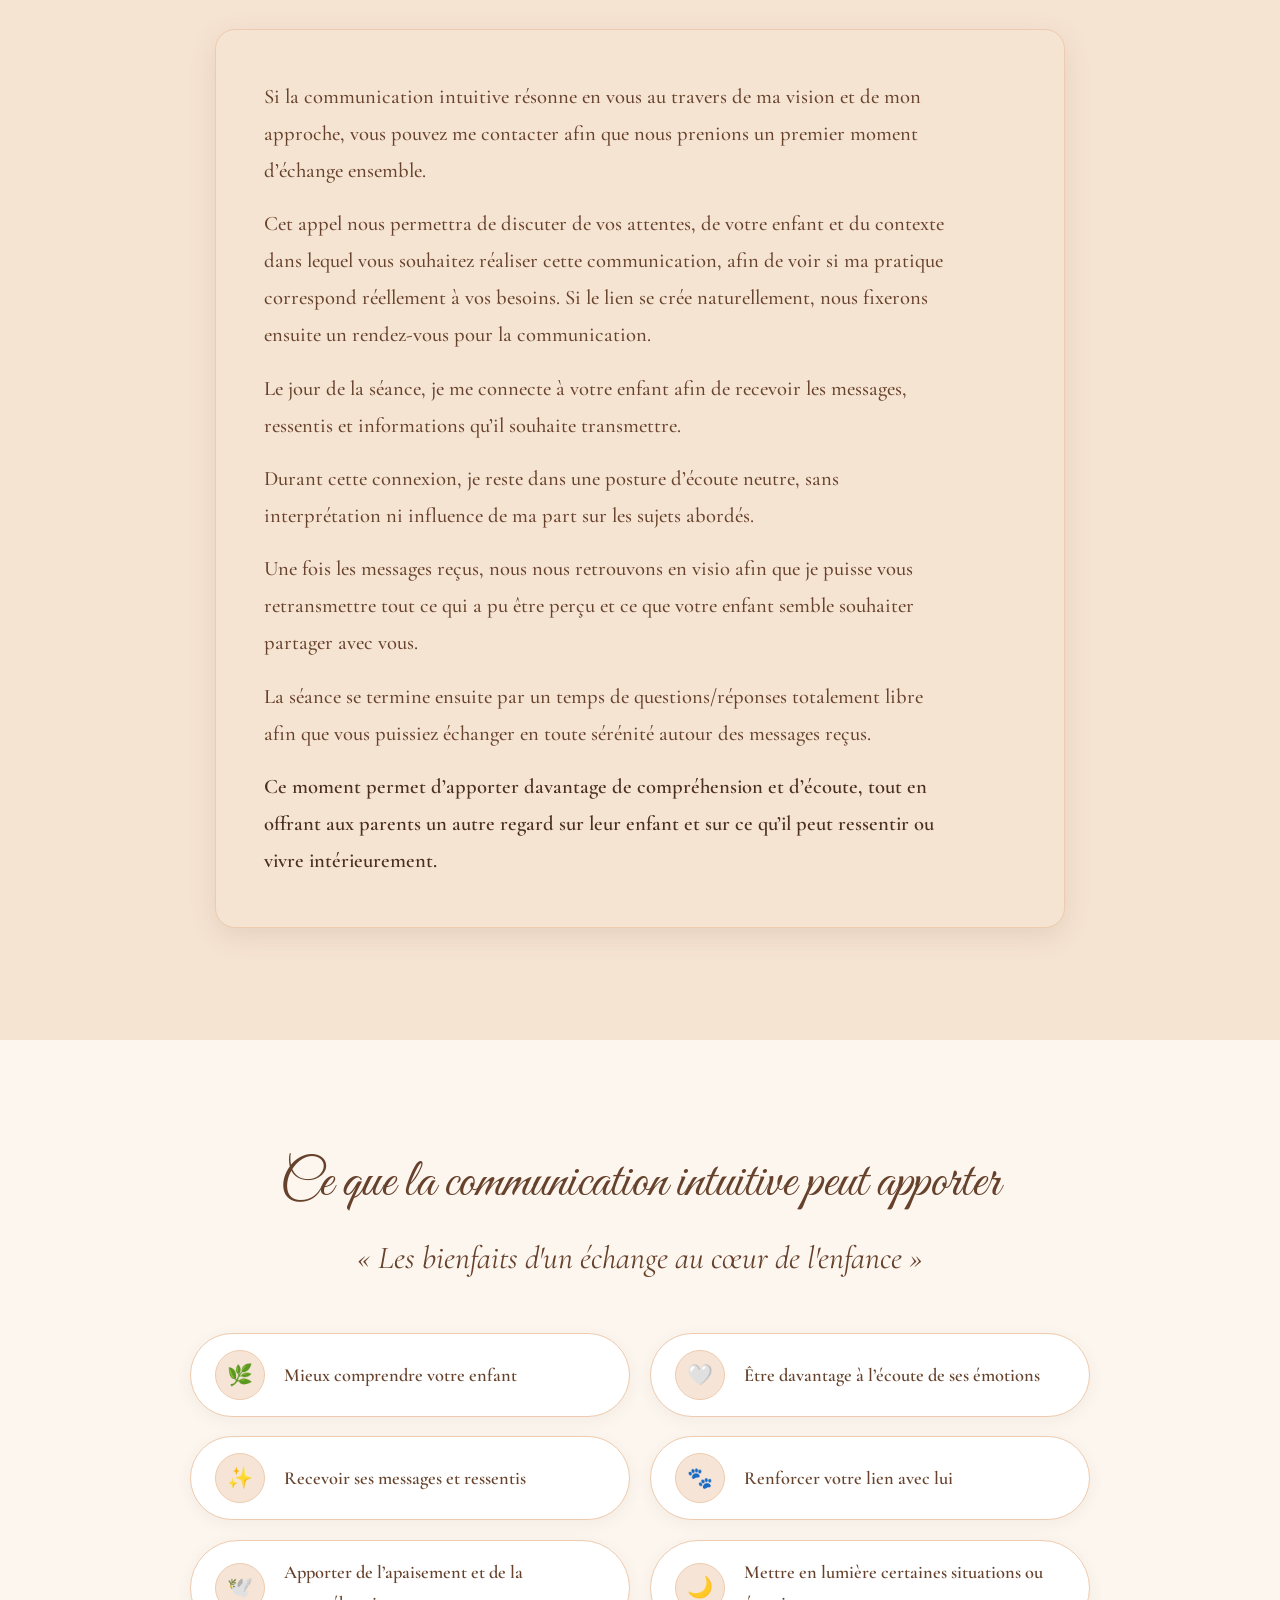
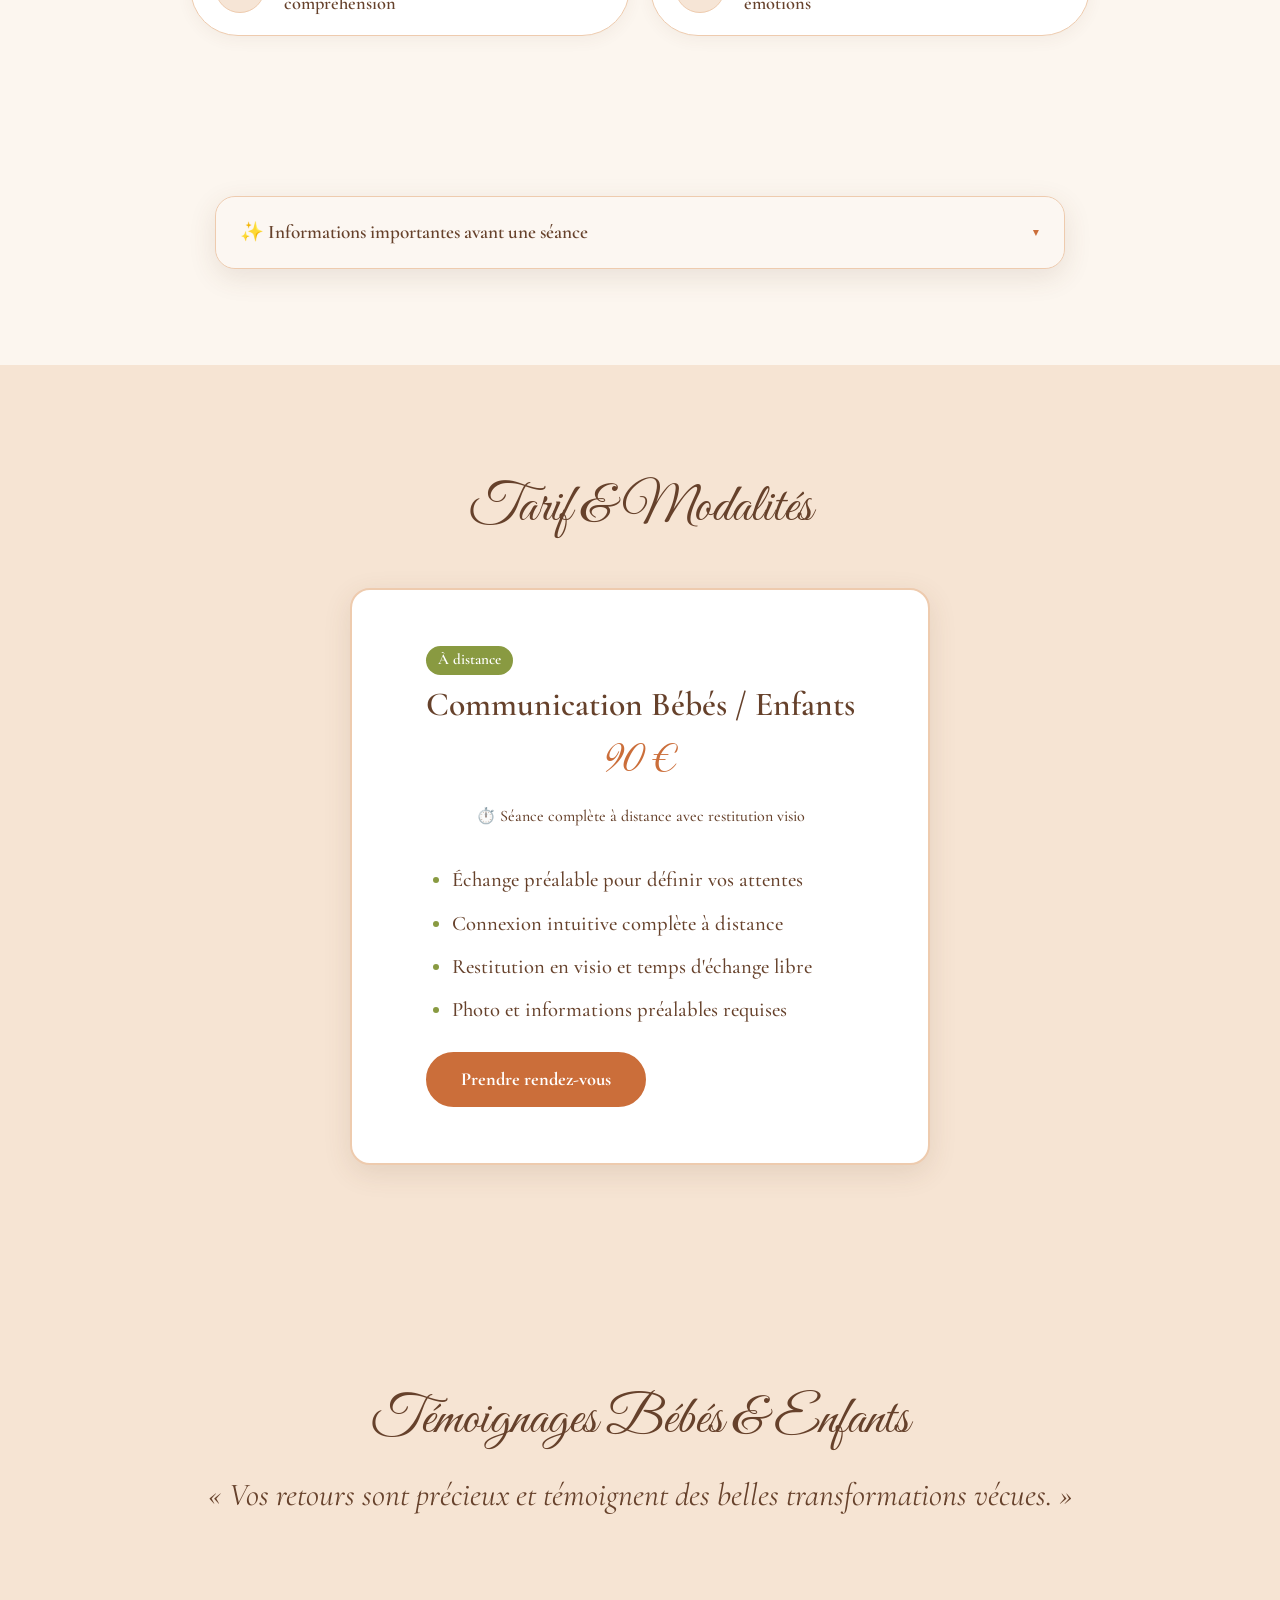
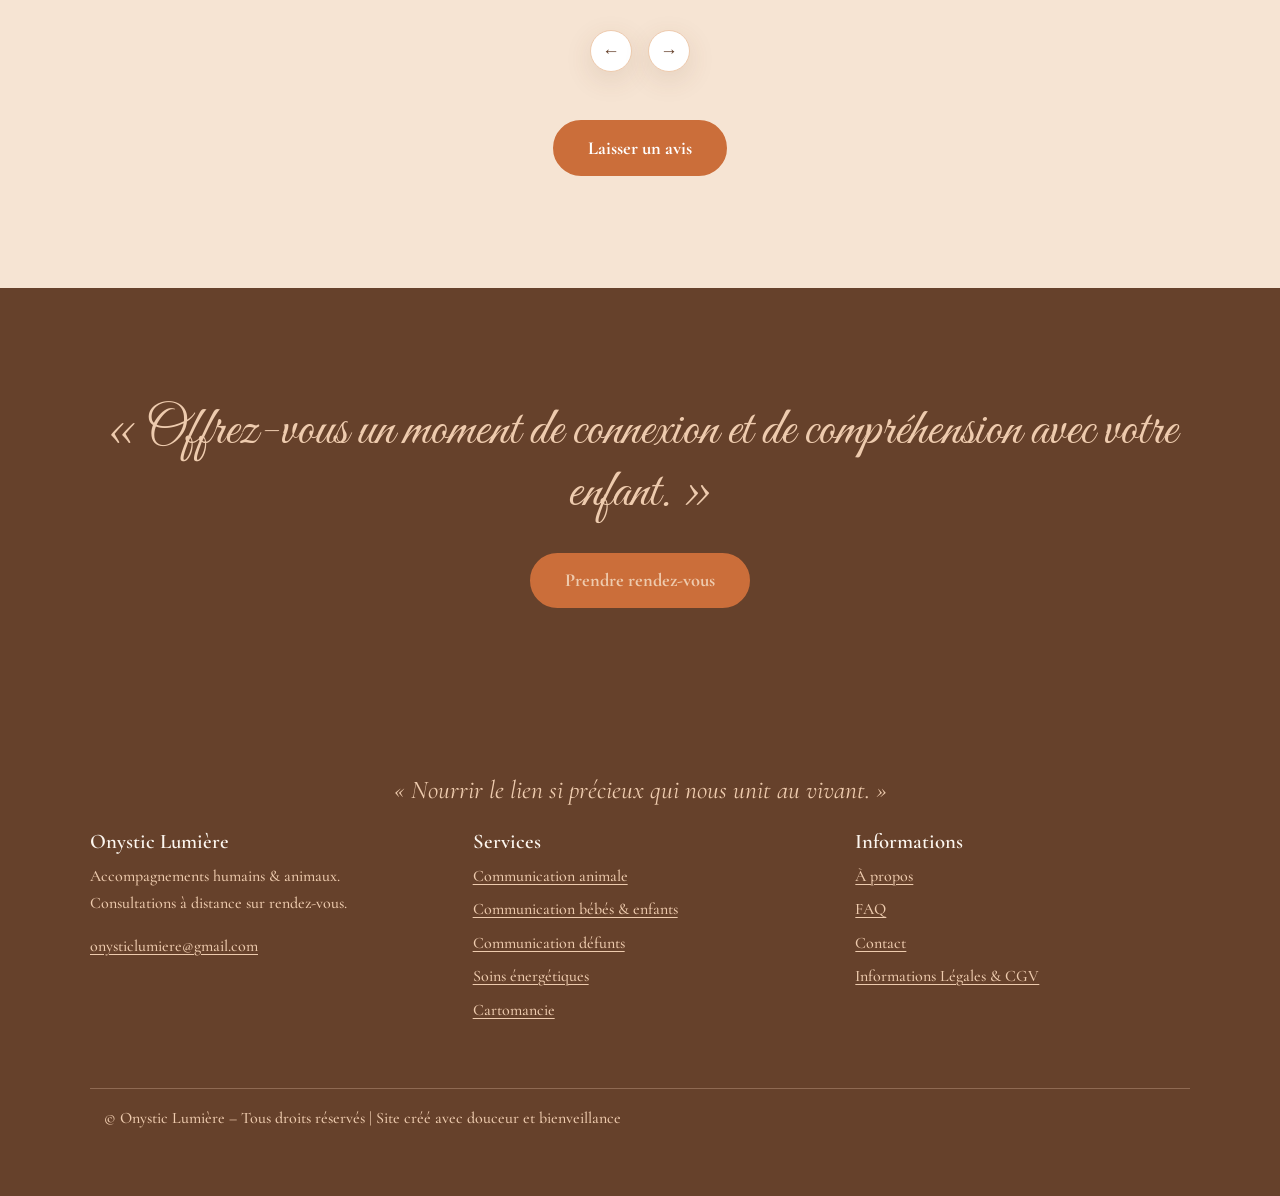
<file: communication-bebe.html>
<!DOCTYPE html>
<html lang="fr">
<head>
  <meta charset="utf-8">
  <meta name="viewport" content="width=device-width, initial-scale=1, viewport-fit=cover">
  <title>Communication Intuitive Bébés & Enfants – Onystic Lumière</title>
  <link rel="preconnect" href="https://fonts.googleapis.com">
  <link rel="preconnect" href="https://fonts.gstatic.com" crossorigin>
  <link href="https://fonts.googleapis.com/css2?family=Cormorant+Garamond:ital,wght@0,400;0,500;0,600;0,700;1,400;1,500&family=Great+Vibes&display=swap" rel="stylesheet">
  <link rel="stylesheet" href="style.css">
</head>
<body>

  <!-- Navigation -->
  <header class="entete">
    <div class="conteneur entete__interieur">
      <a class="logo" href="index.html" aria-label="Aller à l'accueil">
        <img src="images/logo.png" alt="Logo Onystic Lumière">
        <span style="font-family:var(--police-titre);font-size:2.2rem;color:var(--brun);line-height:1">Onystic Lumière</span>
      </a>
      <button class="nav__bouton" aria-expanded="false" aria-controls="menu">☰ Menu</button>
      <nav class="nav" id="menu" aria-label="Menu principal">
        <ul>
          <li><a href="index.html">Accueil</a></li>
          <li class="nav__item--deroulant">
            <a href="index.html#prestations" aria-current="page">Services</a>
            <ul class="nav__sous-menu">
              <li><a href="communication-animale.html">Communication animale</a></li>
              <li><a href="communication-bebe.html">Communication bébés & enfants</a></li>
              <li><a href="communication-defunts.html">Communication défunts</a></li>
              <li><a href="soins-energetiques.html">Soins énergétiques</a></li>
              <li><a href="cartomancie.html">Cartomancie</a></li>
            </ul>
          </li>
          <li><a href="index.html#apropos">À propos</a></li>
          <li><a href="index.html#faq">FAQ</a></li>
          <li><a class="btn btn--rdv btn--petit" href="https://calendar.google.com/calendar/appointments/schedules/AcZssZ2ub2o0OGV1jidB3kpjFoNTjhQUkhclKqII0aHMLhfxmiOOGWksGh_dpcXoUpX2D3y9U19F1DSL?gv=true" target="_blank" rel="noopener noreferrer">Prendre RDV</a></li>
        </ul>
      </nav>
    </div>
  </header>

  <main>
    <!-- Hero Section -->
    <section class="hero hero--page" style="background-image: url('images/CBPres.png');">
      <div class="conteneur">
        <h1>Communication Bébés & Enfants</h1>
        <p class="slogan">« Permettre une meilleure compréhension entre vous et votre enfant, même lorsque les mots ne sont pas encore là. »</p>
      </div>
    </section>

    <!-- 1. Présentation -->
    <section class="section">
      <div class="conteneur duo">
        <div>
          <h2>Qu'est-ce que la communication intuitive avec les enfants ?</h2>
          <p>
            Dans ma pratique, la communication intuitive avec les bébés, les futurs bébés et les jeunes enfants est avant tout un moment d'échange et de connexion entre l'enfant et les personnes qui partagent sa vie.
          </p>
          <p>
            Elle permet d'entrer en connexion intuitive afin d'accueillir les messages, ressentis et informations que l'enfant souhaite transmettre à ses parents ou à son entourage. Même lorsqu'un enfant ne parle pas encore ou qu'il est trop jeune pour mettre des mots sur ce qu'il ressent, il peut avoir beaucoup de choses à exprimer sur son environnement, ses émotions ou son quotidien.
          </p>
          <p>
            Pour les futurs bébés, cette communication peut également être proposée pendant la grossesse pour créer un premier espace de connexion avant même la naissance.
          </p>
          <p style="font-style: italic;">
            Chaque communication est réalisée dans le respect, l'écoute, la douceur et sans jugement.
          </p>
        </div>
        <div>
          <img src="images/CBPost.png" alt="Communication bébé Onystic Lumière" style="border-radius: var(--rayon-m); box-shadow: var(--ombre);">
        </div>
      </div>
    </section>

    <!-- 2. Le déroulement d’une séance -->
    <section class="section section--douce">
      <div class="conteneur">
        <div class="section__entete">
          <h2>Le déroulement d’une séance</h2>
          <p class="slogan">« Un accompagnement pas à pas, guidé par l'écoute et la douceur. »</p>
        </div>

        <div class="bulle-deroulement">
          <p>Si la communication intuitive résonne en vous au travers de ma vision et de mon approche, vous pouvez me contacter afin que nous prenions un premier moment d’échange ensemble.</p>
          <p>Cet appel nous permettra de discuter de vos attentes, de votre enfant et du contexte dans lequel vous souhaitez réaliser cette communication, afin de voir si ma pratique correspond réellement à vos besoins. Si le lien se crée naturellement, nous fixerons ensuite un rendez-vous pour la communication.</p>
          <p>Le jour de la séance, je me connecte à votre enfant afin de recevoir les messages, ressentis et informations qu’il souhaite transmettre.</p>
          <p>Durant cette connexion, je reste dans une posture d’écoute neutre, sans interprétation ni influence de ma part sur les sujets abordés.</p>
          <p>Une fois les messages reçus, nous nous retrouvons en visio afin que je puisse vous retransmettre tout ce qui a pu être perçu et ce que votre enfant semble souhaiter partager avec vous.</p>
          <p>La séance se termine ensuite par un temps de questions/réponses totalement libre afin que vous puissiez échanger en toute sérénité autour des messages reçus.</p>
          <p style="font-weight: 600; color: var(--brun-fonce); margin-top: var(--espace-s);">Ce moment permet d’apporter davantage de compréhension et d’écoute, tout en offrant aux parents un autre regard sur leur enfant et sur ce qu’il peut ressentir ou vivre intérieurement.</p>
        </div>
      </div>
    </section>

    <!-- 3. Ce que la communication intuitive peut apporter -->
    <section class="section">
      <div class="conteneur">
        <div class="section__entete">
          <h2>Ce que la communication intuitive peut apporter</h2>
          <p class="slogan">« Les bienfaits d'un échange au cœur de l'enfance »</p>
        </div>

        <div class="grille-bienfaits">
          <div class="carte-bienfait">
            <div class="carte-bienfait__cercle">🌿</div>
            <span>Mieux comprendre votre enfant</span>
          </div>
          <div class="carte-bienfait">
            <div class="carte-bienfait__cercle">🤍</div>
            <span>Être davantage à l’écoute de ses émotions</span>
          </div>
          <div class="carte-bienfait">
            <div class="carte-bienfait__cercle">✨</div>
            <span>Recevoir ses messages et ressentis</span>
          </div>
          <div class="carte-bienfait">
            <div class="carte-bienfait__cercle">🐾</div>
            <span>Renforcer votre lien avec lui</span>
          </div>
          <div class="carte-bienfait">
            <div class="carte-bienfait__cercle">🕊️</div>
            <span>Apporter de l’apaisement et de la compréhension</span>
          </div>
          <div class="carte-bienfait">
            <div class="carte-bienfait__cercle">🌙</div>
            <span>Mettre en lumière certaines situations ou émotions</span>
          </div>
        </div>
      </div>
    </section>
<!-- 4. Informations importantes avant une séance -->
    <section class="section" style="padding-top: 0; padding-bottom: var(--espace-l);">
      <div class="conteneur">
        <div class="bloc-infos-importantes">
          <details>
            <summary>
              <span>✨ Informations importantes avant une séance</span>
            </summary>
            <div class="contenu-infos-importantes">
              <div class="liste-infos">
                
                <div class="ligne-info">
                  <span class="picto">🌿</span>
                  <div>La communication intuitive ne remplace en aucun cas un avis médical, pédiatrique, psychologique ou tout autre accompagnement professionnel dont votre enfant pourrait avoir besoin.</div>
                </div>

                <div class="ligne-info">
                  <span class="picto">🤍</span>
                  <div>Chaque enfant reste libre dans les messages, ressentis ou informations qu’il peut transmettre durant la séance.</div>
                </div>

                <div class="ligne-info">
                  <span class="picto">💻</span>
                  <div>Les séances se réalisent à distance en visio.</div>
                </div>

                <div class="ligne-info">
                  <span class="picto">📸</span>
                  <div>
                    <strong>Avant notre rendez-vous, il vous sera demandé :</strong>
                    <ul>
                      <li>une photo récente de votre enfant avec son prénom et son âge ;</li>
                      <li>ainsi que quelques informations concernant votre enfant et la raison pour laquelle vous souhaitez réaliser cette communication.</li>
                    </ul>
                    <p style="margin-top: 0.5rem; margin-bottom: 0; font-style: italic;">Pour une communication avec un futur bébé, les informations nécessaires vous seront précisées lors de notre premier échange.</p>
                  </div>
                </div>

                <div class="ligne-info">
                  <span class="picto">✨</span>
                  <div>Chaque communication étant unique, nous ne savons jamais à l’avance de qui ou de quoi l’enfant souhaitera parler. Les enfants peuvent évoquer les membres de leur foyer, leurs émotions, leur environnement, certaines situations vécues ou encore des changements qu’ils ont pu ressentir autour d’eux.</div>
                </div>

                <div class="ligne-info">
                  <span class="picto">🌙</span>
                  <div>Certains messages peuvent parfois venir toucher des émotions ou des situations personnelles. Ils sont toujours transmis avec douceur, respect et bienveillance.</div>
                </div>

                <div class="ligne-info">
                  <span class="picto">🍂</span>
                  <div>Afin que la communication puisse se dérouler dans les meilleures conditions possibles, il est important d’accueillir les messages reçus avec ouverture, sans jugement et avec discernement.</div>
                </div>

                <div class="ligne-info" style="background: var(--fond-doux); padding: 0.8rem; border-radius: var(--rayon-s); border-left: 3px solid var(--orange);">
                  <span class="picto">✨</span>
                  <div><strong>Note importante :</strong> Ma pratique repose uniquement sur des intuitions, des ressentis et des perceptions intuitives. Les informations transmises ne constituent donc pas des faits certains ou vérifiables, et je ne peux garantir leur exactitude ni un résultat particulier à la suite d’une communication. L’objectif est avant tout d’offrir un espace d’écoute, de connexion et de compréhension supplémentaire entre vous et votre enfant.</div>
                </div>

              </div>
            </div>
          </details>
        </div>
      </div>
    </section>
    <!-- Tarifs / Modalités -->
    <section class="section section--douce">
      <div class="conteneur">
        <div class="section__entete">
          <h2>Tarif & Modalités</h2>
        </div>
        <div class="carte tarif" style="max-width: 580px; margin-inline: auto;">
          <div class="carte__contenu">
            <span class="etiquette">À distance</span>
            <h3>Communication Bébés / Enfants</h3>
            <p class="tarif__prix">90 €</p>
            <span class="tarif__duree">⏱️ Séance complète à distance avec restitution visio</span>
            <ul style="text-align: left; margin-top: var(--espace-s);">
              <li>Échange préalable pour définir vos attentes</li>
              <li>Connexion intuitive complète à distance</li>
              <li>Restitution en visio et temps d'échange libre</li>
              <li>Photo et informations préalables requises</li>
            </ul>
            <a href="https://calendar.google.com/calendar/appointments/schedules/AcZssZ2ub2o0OGV1jidB3kpjFoNTjhQUkhclKqII0aHMLhfxmiOOGWksGh_dpcXoUpX2D3y9U19F1DSL?gv=true" target="_blank" rel="noopener noreferrer" class="btn btn--rdv">Prendre rendez-vous</a>
          </div>
        </div>
      </div>
    </section>

    

    <!-- Avis Dynamiques (Filtre : Communication Bébé) -->
    <section id="avis" class="section section--douce">
      <div class="conteneur">
        <div class="section__entete">
          <h2>Témoignages Bébés & Enfants</h2>
          <p class="slogan">« Vos retours sont précieux et témoignent des belles transformations vécues. »</p>
        </div>

        <div class="carrousel-defilement" id="carrouselAvis" data-service="Communication Bébé">
          <!-- Chargé via avis.js -->
        </div>

        <div class="commandes-carrousel">
          <button class="btn-fleche" id="btnGauche" aria-label="Avis précédent">←</button>
          <button class="btn-fleche" id="btnDroite" aria-label="Avis suivant">→</button>
        </div>

        <div class="mt-l centre">
          <a href="https://forms.google.com" target="_blank" rel="noopener noreferrer" class="btn btn--rdv">Laisser un avis</a>
        </div>
      </div>
    </section>

    <!-- CTA -->
    <section class="section section--sombre bandeau-rdv">
      <div class="conteneur centre">
        <h2>« Offrez-vous un moment de connexion et de compréhension avec votre enfant. »</h2>
        <div class="mt-m">
          <a class="btn btn--rdv" href="https://calendar.google.com/calendar/appointments/schedules/AcZssZ2ub2o0OGV1jidB3kpjFoNTjhQUkhclKqII0aHMLhfxmiOOGWksGh_dpcXoUpX2D3y9U19F1DSL?gv=true" target="_blank" rel="noopener noreferrer">Prendre rendez-vous</a>
        </div>
      </div>
    </section>
  </main>

  <footer class="pied">
    <div class="conteneur">
      <div class="centre mb-m">
        <p class="slogan" style="color: var(--peche); font-size: 1.6rem;">« Nourrir le lien si précieux qui nous unit au vivant. »</p>
      </div>
      <div class="pied__colonnes">
        <div>
          <h3>Onystic Lumière</h3>
          <p>Accompagnements humains & animaux.<br>Consultations à distance sur rendez-vous.</p>
          <p><a href="mailto:onysticlumiere@gmail.com">onysticlumiere@gmail.com</a></p>
        </div>
        <div>
          <h3>Services</h3>
          <ul>
            <li><a href="communication-animale.html">Communication animale</a></li>
            <li><a href="communication-bebe.html">Communication bébés & enfants</a></li>
            <li><a href="communication-defunts.html">Communication défunts</a></li>
            <li><a href="soins-energetiques.html">Soins énergétiques</a></li>
            <li><a href="cartomancie.html">Cartomancie</a></li>
          </ul>
        </div>
        <div>
          <h3>Informations</h3>
          <ul>
            <li><a href="index.html#apropos">À propos</a></li>
            <li><a href="index.html#faq">FAQ</a></li>
            <li><a href="index.html#contact">Contact</a></li>
            <li><a href="mentions-legales.html">Informations Légales & CGV</a></li>
          </ul>
        </div>
      </div>
      <div class="pied__legal">
        <p>© Onystic Lumière – Tous droits réservés | Site créé avec douceur et bienveillance</p>
      </div>
    </div>
  </footer>

  <script>
    const bouton = document.querySelector('.nav__bouton');
    const menu = document.getElementById('menu');
    bouton.addEventListener('click', () => {
      const ouvert = menu.classList.toggle('ouvert');
      bouton.setAttribute('aria-expanded', ouvert);
    });
  </script>
  <script src="avis.js"></script>
</body>
</html>
</file>
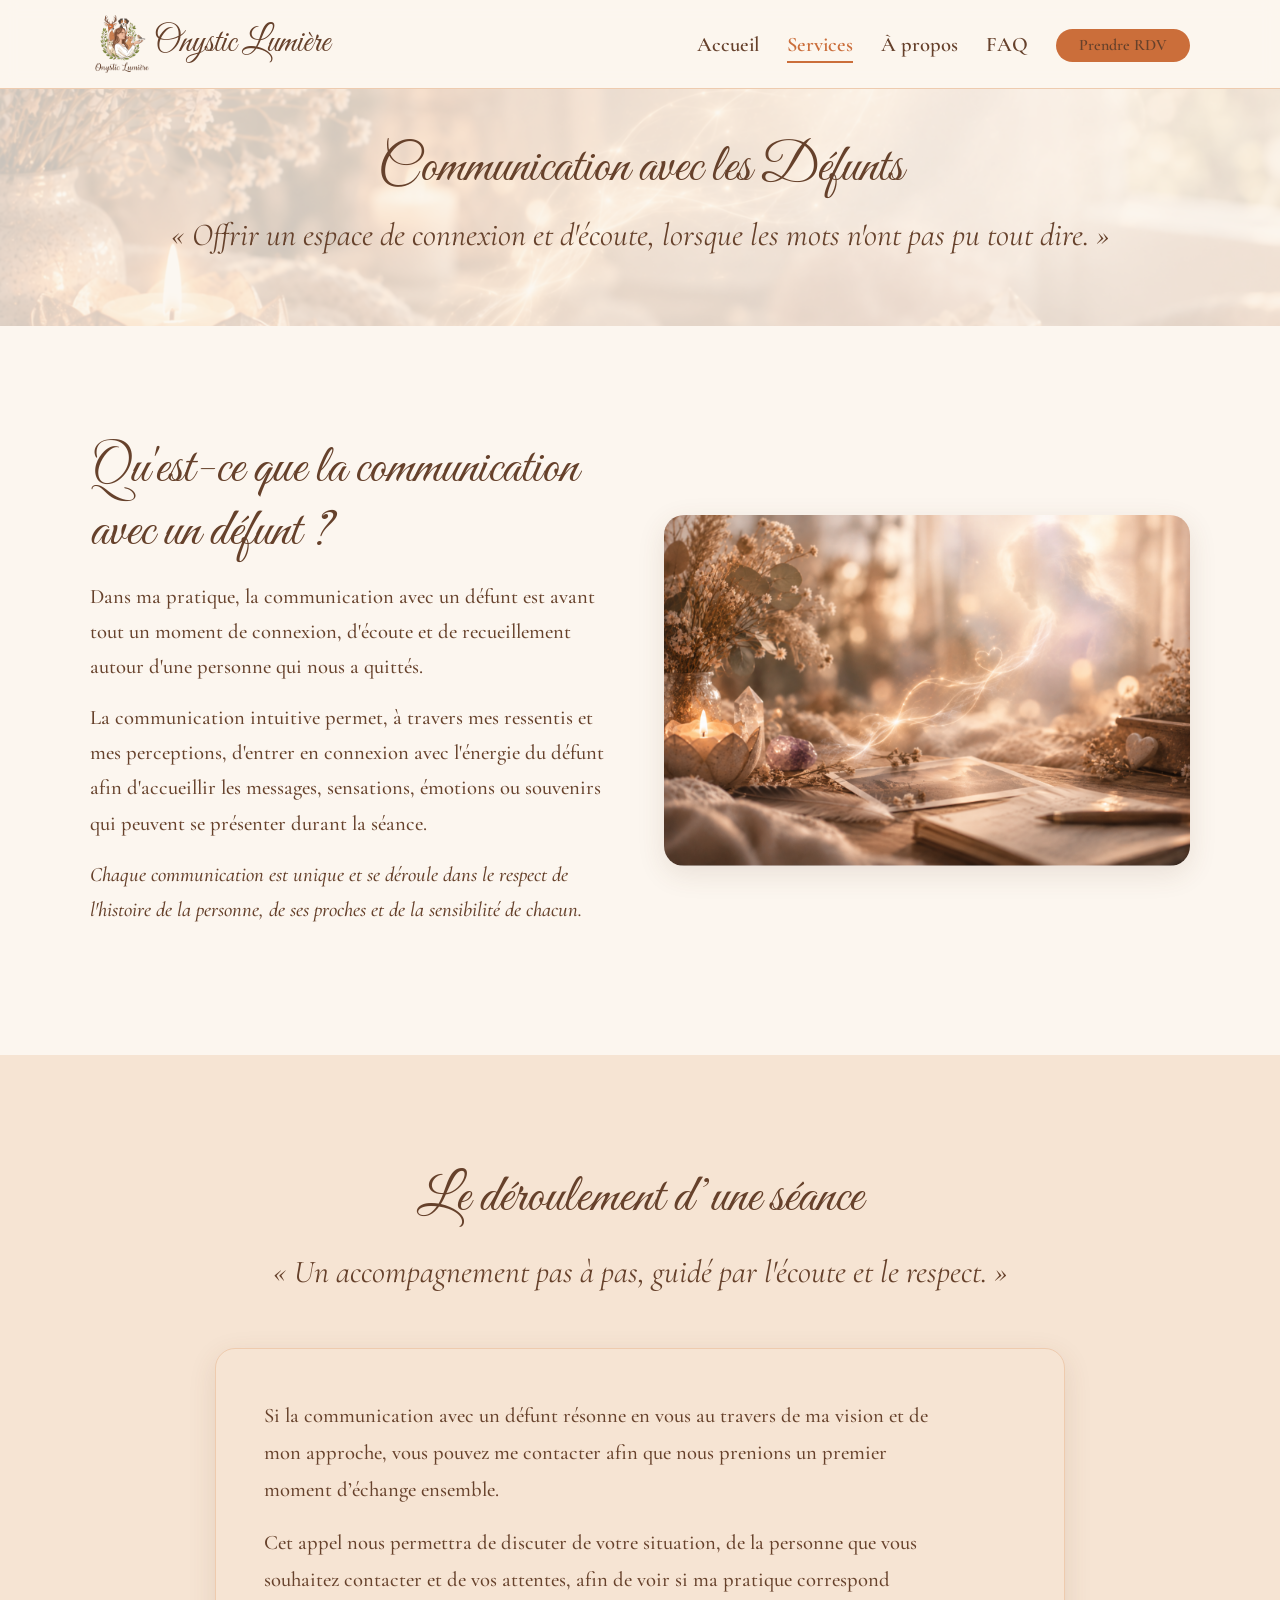
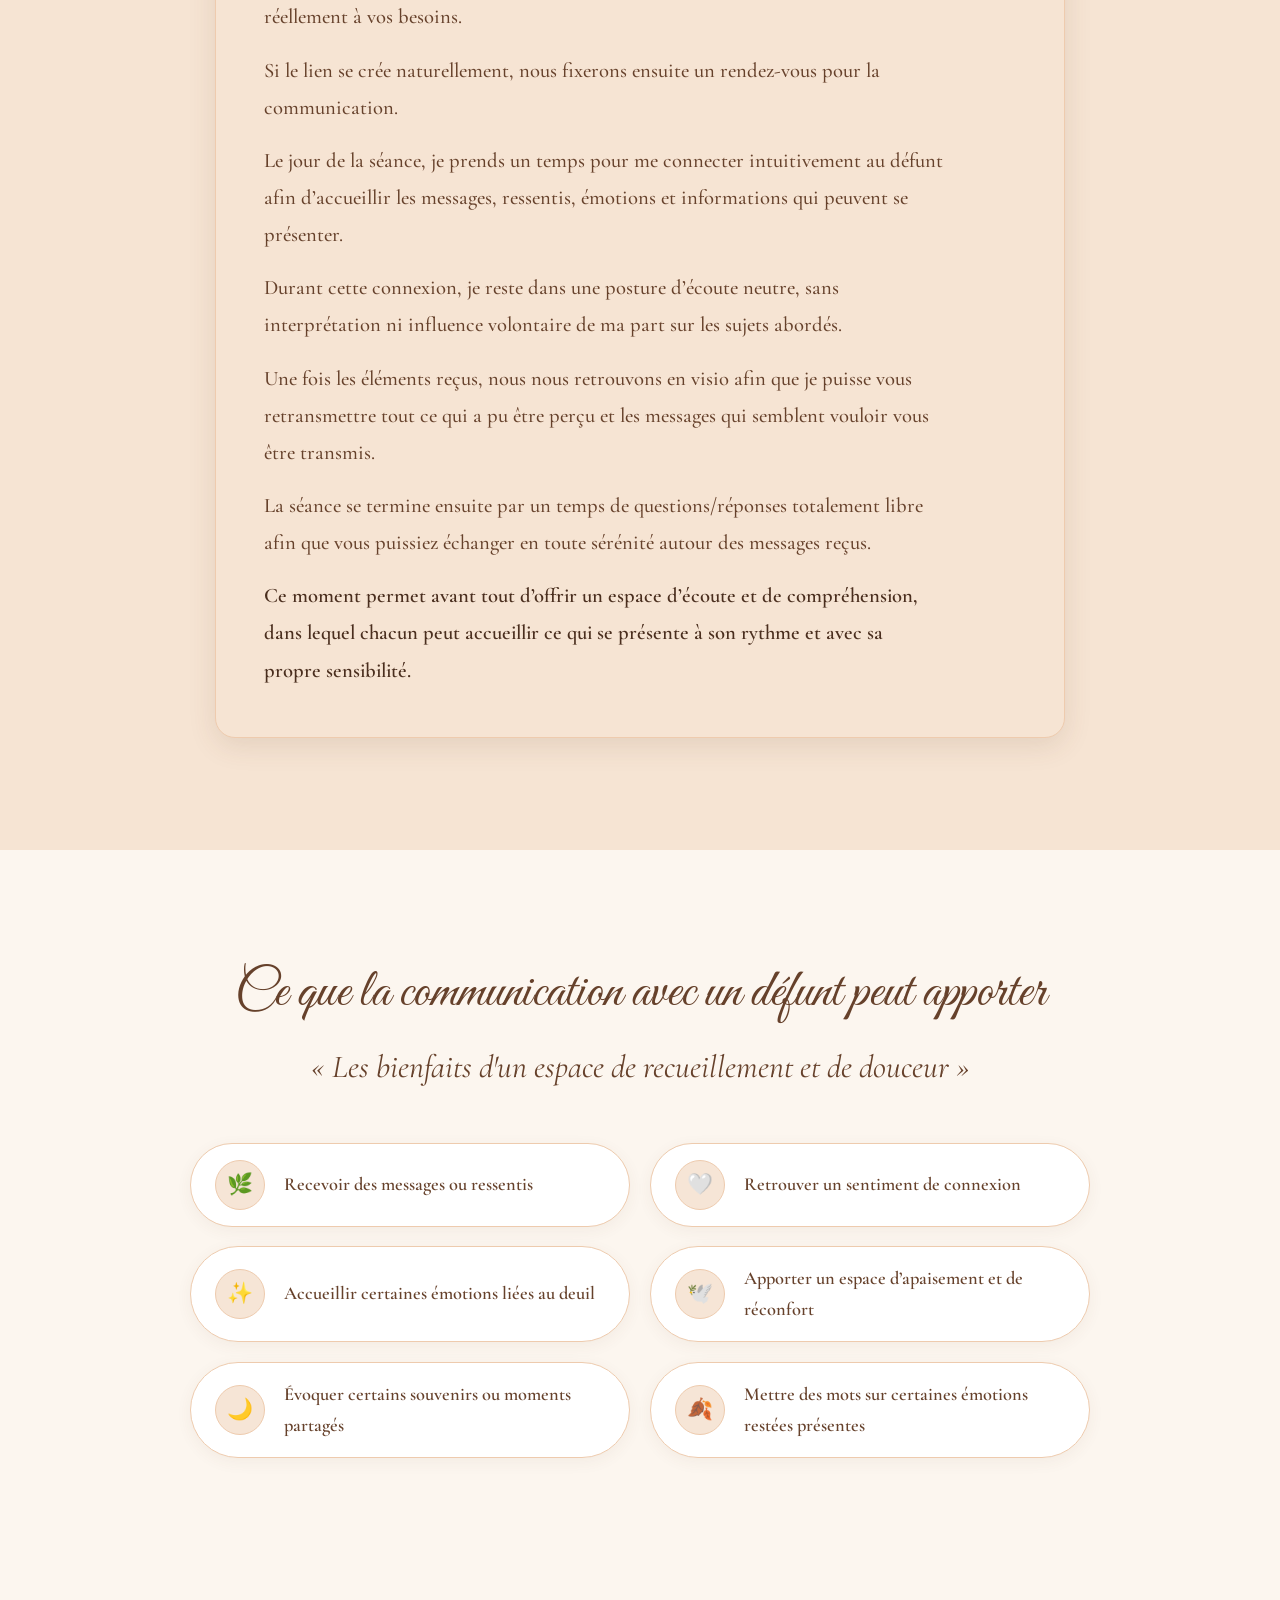
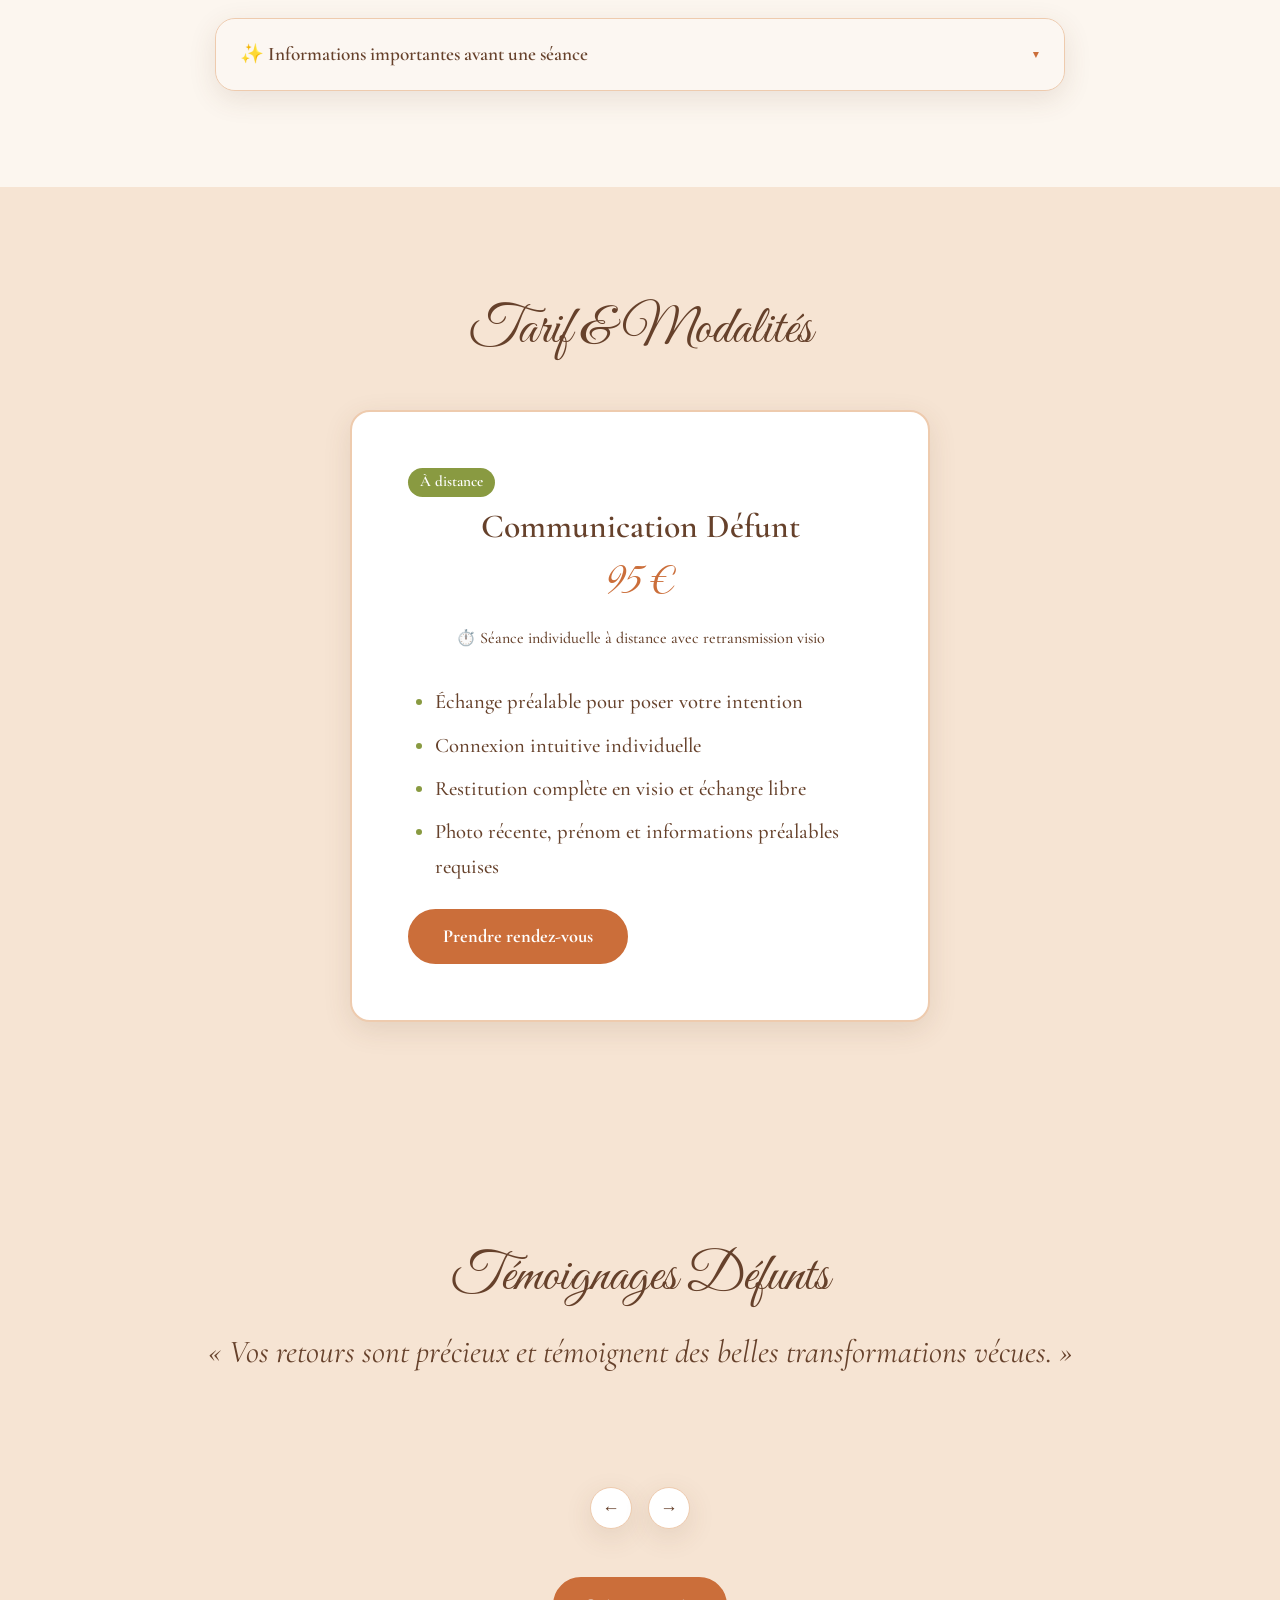
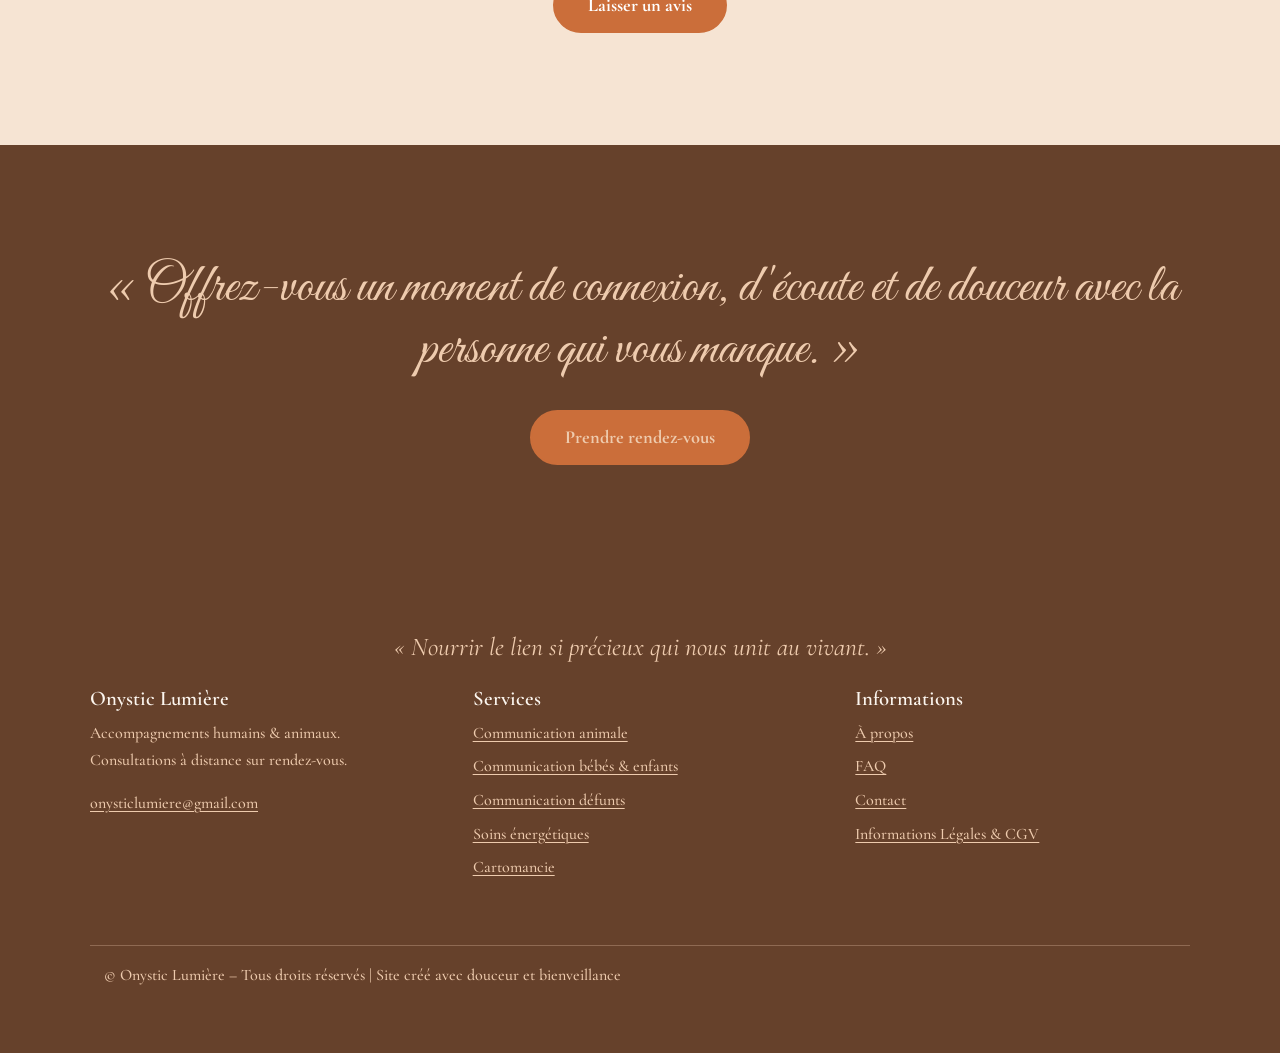
<file: communication-defunts.html>
<!DOCTYPE html>
<html lang="fr">
<head>
  <meta charset="utf-8">
  <meta name="viewport" content="width=device-width, initial-scale=1, viewport-fit=cover">
  <title>Communication avec les Défunts – Onystic Lumière</title>
  <link rel="preconnect" href="https://fonts.googleapis.com">
  <link rel="preconnect" href="https://fonts.gstatic.com" crossorigin>
  <link href="https://fonts.googleapis.com/css2?family=Cormorant+Garamond:ital,wght@0,400;0,500;0,600;0,700;1,400;1,500&family=Great+Vibes&display=swap" rel="stylesheet">
  <link rel="stylesheet" href="style.css">
</head>
<body>

  <!-- Navigation -->
  <header class="entete">
    <div class="conteneur entete__interieur">
      <a class="logo" href="index.html" aria-label="Aller à l'accueil">
        <img src="images/logo.png" alt="Logo Onystic Lumière">
        <span style="font-family:var(--police-titre);font-size:2.2rem;color:var(--brun);line-height:1">Onystic Lumière</span>
      </a>
      <button class="nav__bouton" aria-expanded="false" aria-controls="menu">☰ Menu</button>
      <nav class="nav" id="menu" aria-label="Menu principal">
        <ul>
          <li><a href="index.html">Accueil</a></li>
          <li class="nav__item--deroulant">
            <a href="index.html#prestations" aria-current="page">Services</a>
            <ul class="nav__sous-menu">
              <li><a href="communication-animale.html">Communication animale</a></li>
              <li><a href="communication-bebe.html">Communication bébés & enfants</a></li>
              <li><a href="communication-defunts.html">Communication défunts</a></li>
              <li><a href="soins-energetiques.html">Soins énergétiques</a></li>
              <li><a href="cartomancie.html">Cartomancie</a></li>
            </ul>
          </li>
          <li><a href="index.html#apropos">À propos</a></li>
          <li><a href="index.html#faq">FAQ</a></li>
          <li><a class="btn btn--rdv btn--petit" href="https://calendar.google.com/calendar/appointments/schedules/AcZssZ2ub2o0OGV1jidB3kpjFoNTjhQUkhclKqII0aHMLhfxmiOOGWksGh_dpcXoUpX2D3y9U19F1DSL?gv=true" target="_blank" rel="noopener noreferrer">Prendre RDV</a></li>
        </ul>
      </nav>
    </div>
  </header>

  <main>
    <!-- Hero Section -->
    <section class="hero hero--page" style="background-image: url('images/CD1.png');">
      <div class="conteneur">
        <h1>Communication avec les Défunts</h1>
        <p class="slogan">« Offrir un espace de connexion et d'écoute, lorsque les mots n'ont pas pu tout dire. »</p>
      </div>
    </section>

    <!-- 1. Présentation -->
    <section class="section">
      <div class="conteneur duo">
        <div>
          <h2>Qu'est-ce que la communication avec un défunt ?</h2>
          <p>
            Dans ma pratique, la communication avec un défunt est avant tout un moment de connexion, d'écoute et de recueillement autour d'une personne qui nous a quittés.
          </p>
          <p>
            La communication intuitive permet, à travers mes ressentis et mes perceptions, d'entrer en connexion avec l'énergie du défunt afin d'accueillir les messages, sensations, émotions ou souvenirs qui peuvent se présenter durant la séance.
          </p>
          <p style="font-style: italic;">
            Chaque communication est unique et se déroule dans le respect de l'histoire de la personne, de ses proches et de la sensibilité de chacun.
          </p>
        </div>
        <div>
          <img src="images/CD2.png" alt="Communication défunt Onystic Lumière" style="border-radius: var(--rayon-m); box-shadow: var(--ombre);">
        </div>
      </div>
    </section>

    <!-- 2. Le déroulement d’une séance -->
    <section class="section section--douce">
      <div class="conteneur">
        <div class="section__entete">
          <h2>Le déroulement d’une séance</h2>
          <p class="slogan">« Un accompagnement pas à pas, guidé par l'écoute et le respect. »</p>
        </div>

        <div class="bulle-deroulement">
          <p>Si la communication avec un défunt résonne en vous au travers de ma vision et de mon approche, vous pouvez me contacter afin que nous prenions un premier moment d’échange ensemble.</p>
          <p>Cet appel nous permettra de discuter de votre situation, de la personne que vous souhaitez contacter et de vos attentes, afin de voir si ma pratique correspond réellement à vos besoins.</p>
          <p>Si le lien se crée naturellement, nous fixerons ensuite un rendez-vous pour la communication.</p>
          <p>Le jour de la séance, je prends un temps pour me connecter intuitivement au défunt afin d’accueillir les messages, ressentis, émotions et informations qui peuvent se présenter.</p>
          <p>Durant cette connexion, je reste dans une posture d’écoute neutre, sans interprétation ni influence volontaire de ma part sur les sujets abordés.</p>
          <p>Une fois les éléments reçus, nous nous retrouvons en visio afin que je puisse vous retransmettre tout ce qui a pu être perçu et les messages qui semblent vouloir vous être transmis.</p>
          <p>La séance se termine ensuite par un temps de questions/réponses totalement libre afin que vous puissiez échanger en toute sérénité autour des messages reçus.</p>
          <p style="font-weight: 600; color: var(--brun-fonce); margin-top: var(--espace-s);">Ce moment permet avant tout d’offrir un espace d’écoute et de compréhension, dans lequel chacun peut accueillir ce qui se présente à son rythme et avec sa propre sensibilité.</p>
        </div>
      </div>
    </section>

    <!-- 3. Ce que la communication avec un défunt peut apporter -->
    <section class="section">
      <div class="conteneur">
        <div class="section__entete">
          <h2>Ce que la communication avec un défunt peut apporter</h2>
          <p class="slogan">« Les bienfaits d'un espace de recueillement et de douceur »</p>
        </div>

        <div class="grille-bienfaits">
          <div class="carte-bienfait">
            <div class="carte-bienfait__cercle">🌿</div>
            <span>Recevoir des messages ou ressentis</span>
          </div>
          <div class="carte-bienfait">
            <div class="carte-bienfait__cercle">🤍</div>
            <span>Retrouver un sentiment de connexion</span>
          </div>
          <div class="carte-bienfait">
            <div class="carte-bienfait__cercle">✨</div>
            <span>Accueillir certaines émotions liées au deuil</span>
          </div>
          <div class="carte-bienfait">
            <div class="carte-bienfait__cercle">🕊️</div>
            <span>Apporter un espace d’apaisement et de réconfort</span>
          </div>
          <div class="carte-bienfait">
            <div class="carte-bienfait__cercle">🌙</div>
            <span>Évoquer certains souvenirs ou moments partagés</span>
          </div>
          <div class="carte-bienfait">
            <div class="carte-bienfait__cercle">🍂</div>
            <span>Mettre des mots sur certaines émotions restées présentes</span>
          </div>
        </div>
      </div>
    </section>

    <!-- 4. Informations importantes avant une séance -->
    <section class="section" style="padding-top: 0; padding-bottom: var(--espace-l);">
      <div class="conteneur">
        <div class="bloc-infos-importantes">
          <details>
            <summary>
              <span>✨ Informations importantes avant une séance</span>
            </summary>
            <div class="contenu-infos-importantes">
              <div class="liste-infos">
                
                <div class="ligne-info">
                  <span class="picto">🌿</span>
                  <div>La communication avec un défunt est une pratique intuitive et spirituelle. Elle ne remplace en aucun cas un accompagnement médical, psychologique ou thérapeutique lorsque celui-ci est nécessaire.</div>
                </div>

                <div class="ligne-info">
                  <span class="picto">🤍</span>
                  <div>Chaque communication est unique et le défunt reste libre dans les messages, ressentis ou informations qui peuvent se présenter durant la séance.</div>
                </div>

                <div class="ligne-info">
                  <span class="picto">💻</span>
                  <div>Les séances se réalisent à distance en visio.</div>
                </div>

                <div class="ligne-info">
                  <span class="picto">📸</span>
                  <div>
                    <strong>Avant notre rendez-vous, il vous sera demandé :</strong>
                    <ul>
                      <li>une photo récente ou une photo représentant le défunt ;</li>
                      <li>son prénom ;</li>
                      <li>ainsi que quelques informations nécessaires au bon déroulement de la séance.</li>
                    </ul>
                  </div>
                </div>

                <div class="ligne-info">
                  <span class="picto">✨</span>
                  <div>Chaque communication étant unique, nous ne savons jamais à l’avance de quoi ou de qui le défunt souhaitera parler. Certains messages peuvent concerner des souvenirs, des personnes présentes dans sa vie, des émotions ou des événements vécus ensemble.</div>
                </div>

                <div class="ligne-info">
                  <span class="picto">🌙</span>
                  <div>Il est également possible que certains éléments ne correspondent pas immédiatement à ce que vous connaissez ou attendiez. Cela fait partie de la particularité d'une communication intuitive et ne doit pas être interprété comme une certitude ou une vérité absolue.</div>
                </div>

                <div class="ligne-info">
                  <span class="picto">🍂</span>
                  <div>Le deuil étant propre à chacun, certains messages peuvent parfois faire émerger des émotions profondes. Il est donc important d’aborder cette expérience avec douceur, ouverture et discernement.</div>
                </div>

                <div class="ligne-info" style="background: var(--fond-doux); padding: 0.8rem; border-radius: var(--rayon-s); border-left: 3px solid var(--orange);">
                  <span class="picto">✨</span>
                  <div><strong>Note importante :</strong> Ma pratique repose exclusivement sur des intuitions, ressentis et perceptions personnelles. Les informations transmises ne constituent donc pas des faits certains ou vérifiables, et je ne peux garantir leur exactitude, l’identité des éléments perçus ou l’obtention d’un résultat particulier. Cette communication ne doit pas être considérée comme une preuve, une prédiction ou une certitude concernant l’après-vie, mais comme une expérience intuitive que chacun est libre d’accueillir selon ses propres croyances et ressentis.</div>
                </div>

              </div>
            </div>
          </details>
        </div>
      </div>
    </section>


    <!-- Tarifs / Modalités -->
    <section class="section section--douce">
      <div class="conteneur">
        <div class="section__entete">
          <h2>Tarif & Modalités</h2>
        </div>
        <div class="carte tarif" style="max-width: 580px; margin-inline: auto;">
          <div class="carte__contenu">
            <span class="etiquette">À distance</span>
            <h3>Communication Défunt</h3>
            <p class="tarif__prix">95 €</p>
            <span class="tarif__duree">⏱️ Séance individuelle à distance avec retransmission visio</span>
            <ul style="text-align: left; margin-top: var(--espace-s);">
              <li>Échange préalable pour poser votre intention</li>
              <li>Connexion intuitive individuelle</li>
              <li>Restitution complète en visio et échange libre</li>
              <li>Photo récente, prénom et informations préalables requises</li>
            </ul>
            <a href="https://calendar.google.com/calendar/appointments/schedules/AcZssZ2ub2o0OGV1jidB3kpjFoNTjhQUkhclKqII0aHMLhfxmiOOGWksGh_dpcXoUpX2D3y9U19F1DSL?gv=true" target="_blank" rel="noopener noreferrer" class="btn btn--rdv">Prendre rendez-vous</a>
          </div>
        </div>
      </div>
    </section>

    

    <!-- Avis Dynamiques (Filtre : Communication Défunt) -->
    <section id="avis" class="section section--douce">
      <div class="conteneur">
        <div class="section__entete">
          <h2>Témoignages Défunts</h2>
          <p class="slogan">« Vos retours sont précieux et témoignent des belles transformations vécues. »</p>
        </div>

        <div class="carrousel-defilement" id="carrouselAvis" data-service="Communication Défunt">
          <!-- Chargé via avis.js -->
        </div>

        <div class="commandes-carrousel">
          <button class="btn-fleche" id="btnGauche" aria-label="Avis précédent">←</button>
          <button class="btn-fleche" id="btnDroite" aria-label="Avis suivant">→</button>
        </div>

        <div class="mt-l centre">
          <a href="https://forms.google.com" target="_blank" rel="noopener noreferrer" class="btn btn--rdv">Laisser un avis</a>
        </div>
      </div>
    </section>

    <!-- CTA -->
    <section class="section section--sombre bandeau-rdv">
      <div class="conteneur centre">
        <h2>« Offrez-vous un moment de connexion, d'écoute et de douceur avec la personne qui vous manque. »</h2>
        <div class="mt-m">
          <a class="btn btn--rdv" href="https://calendar.google.com/calendar/appointments/schedules/AcZssZ2ub2o0OGV1jidB3kpjFoNTjhQUkhclKqII0aHMLhfxmiOOGWksGh_dpcXoUpX2D3y9U19F1DSL?gv=true" target="_blank" rel="noopener noreferrer">Prendre rendez-vous</a>
        </div>
      </div>
    </section>
  </main>

  <footer class="pied">
    <div class="conteneur">
      <div class="centre mb-m">
        <p class="slogan" style="color: var(--peche); font-size: 1.6rem;">« Nourrir le lien si précieux qui nous unit au vivant. »</p>
      </div>
      <div class="pied__colonnes">
        <div>
          <h3>Onystic Lumière</h3>
          <p>Accompagnements humains & animaux.<br>Consultations à distance sur rendez-vous.</p>
          <p><a href="mailto:onysticlumiere@gmail.com">onysticlumiere@gmail.com</a></p>
        </div>
        <div>
          <h3>Services</h3>
          <ul>
            <li><a href="communication-animale.html">Communication animale</a></li>
            <li><a href="communication-bebe.html">Communication bébés & enfants</a></li>
            <li><a href="communication-defunts.html">Communication défunts</a></li>
            <li><a href="soins-energetiques.html">Soins énergétiques</a></li>
            <li><a href="cartomancie.html">Cartomancie</a></li>
          </ul>
        </div>
        <div>
          <h3>Informations</h3>
          <ul>
            <li><a href="index.html#apropos">À propos</a></li>
            <li><a href="index.html#faq">FAQ</a></li>
            <li><a href="index.html#contact">Contact</a></li>
            <li><a href="mentions-legales.html">Informations Légales & CGV</a></li>
          </ul>
        </div>
      </div>
      <div class="pied__legal">
        <p>© Onystic Lumière – Tous droits réservés | Site créé avec douceur et bienveillance</p>
      </div>
    </div>
  </footer>

  <script>
    const bouton = document.querySelector('.nav__bouton');
    const menu = document.getElementById('menu');
    bouton.addEventListener('click', () => {
      const ouvert = menu.classList.toggle('ouvert');
      bouton.setAttribute('aria-expanded', ouvert);
    });
  </script>
  <script src="avis.js"></script>
</body>
</html>
</file>
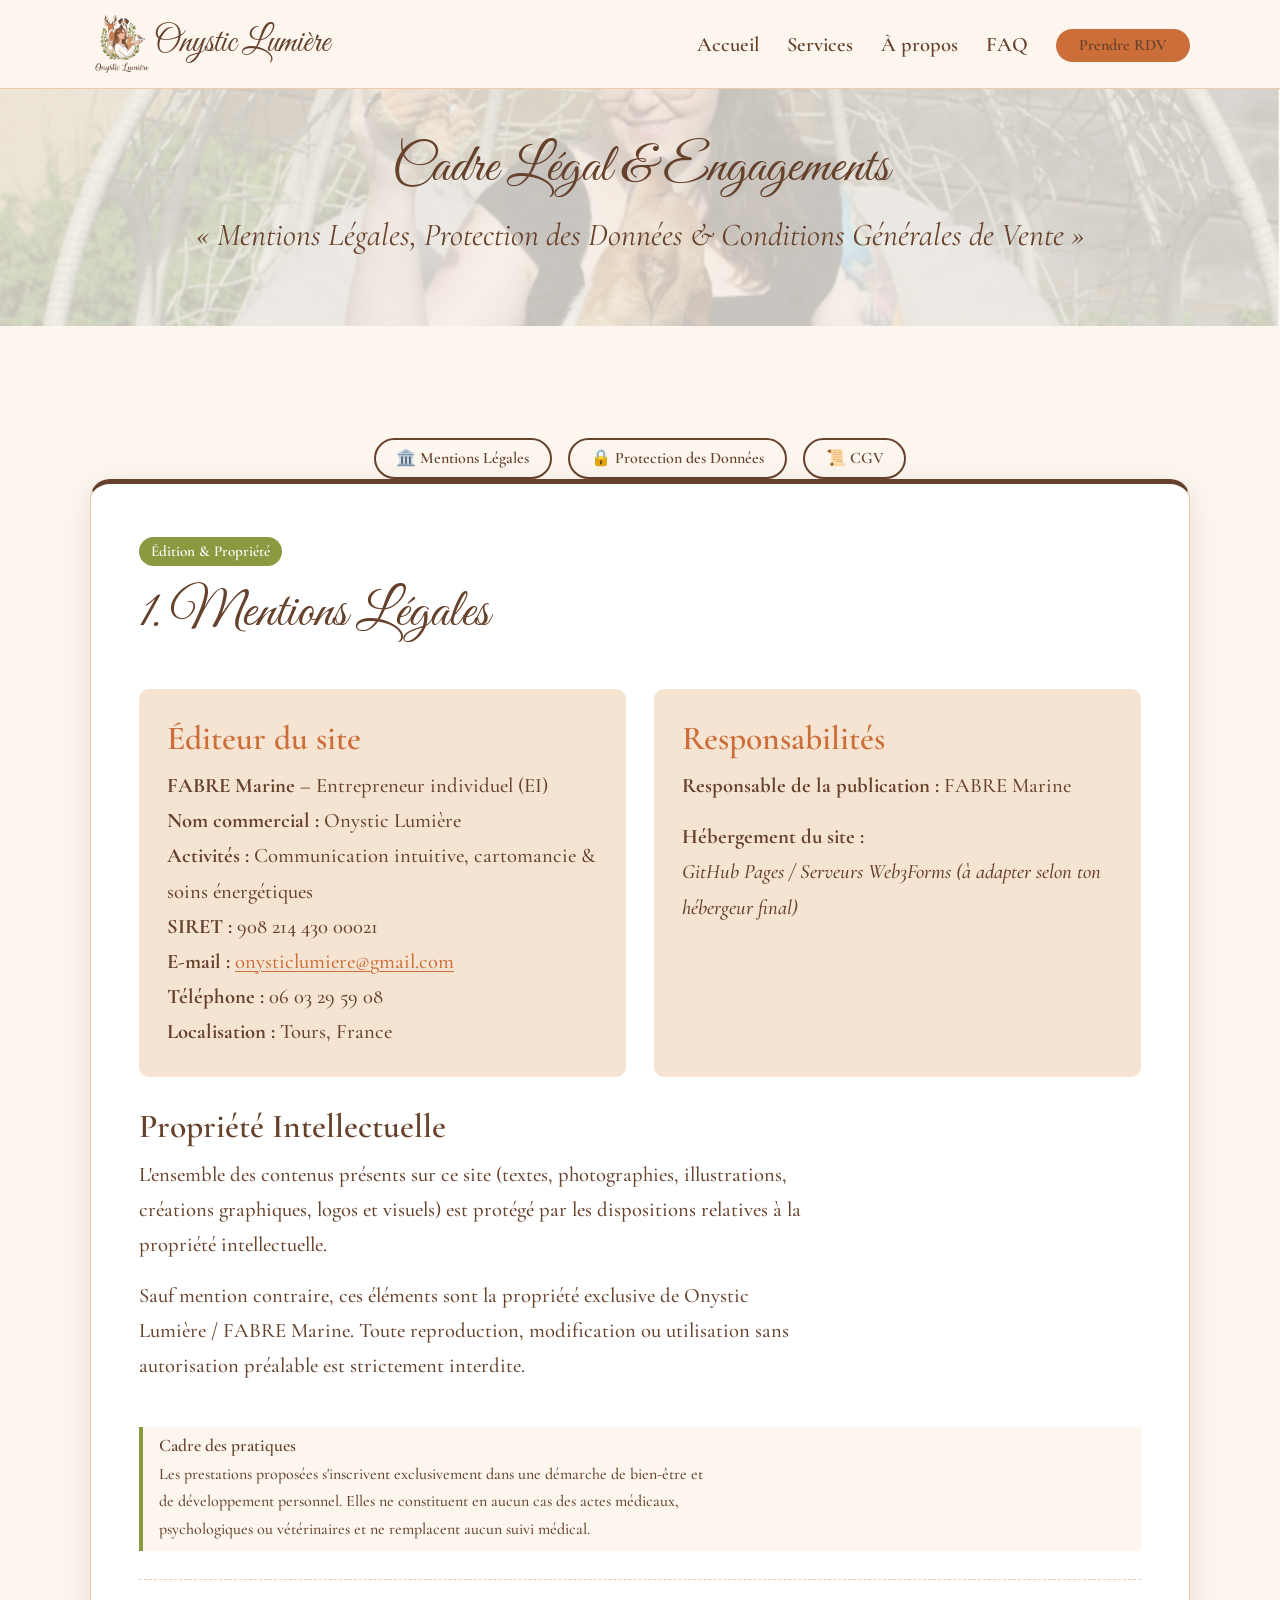
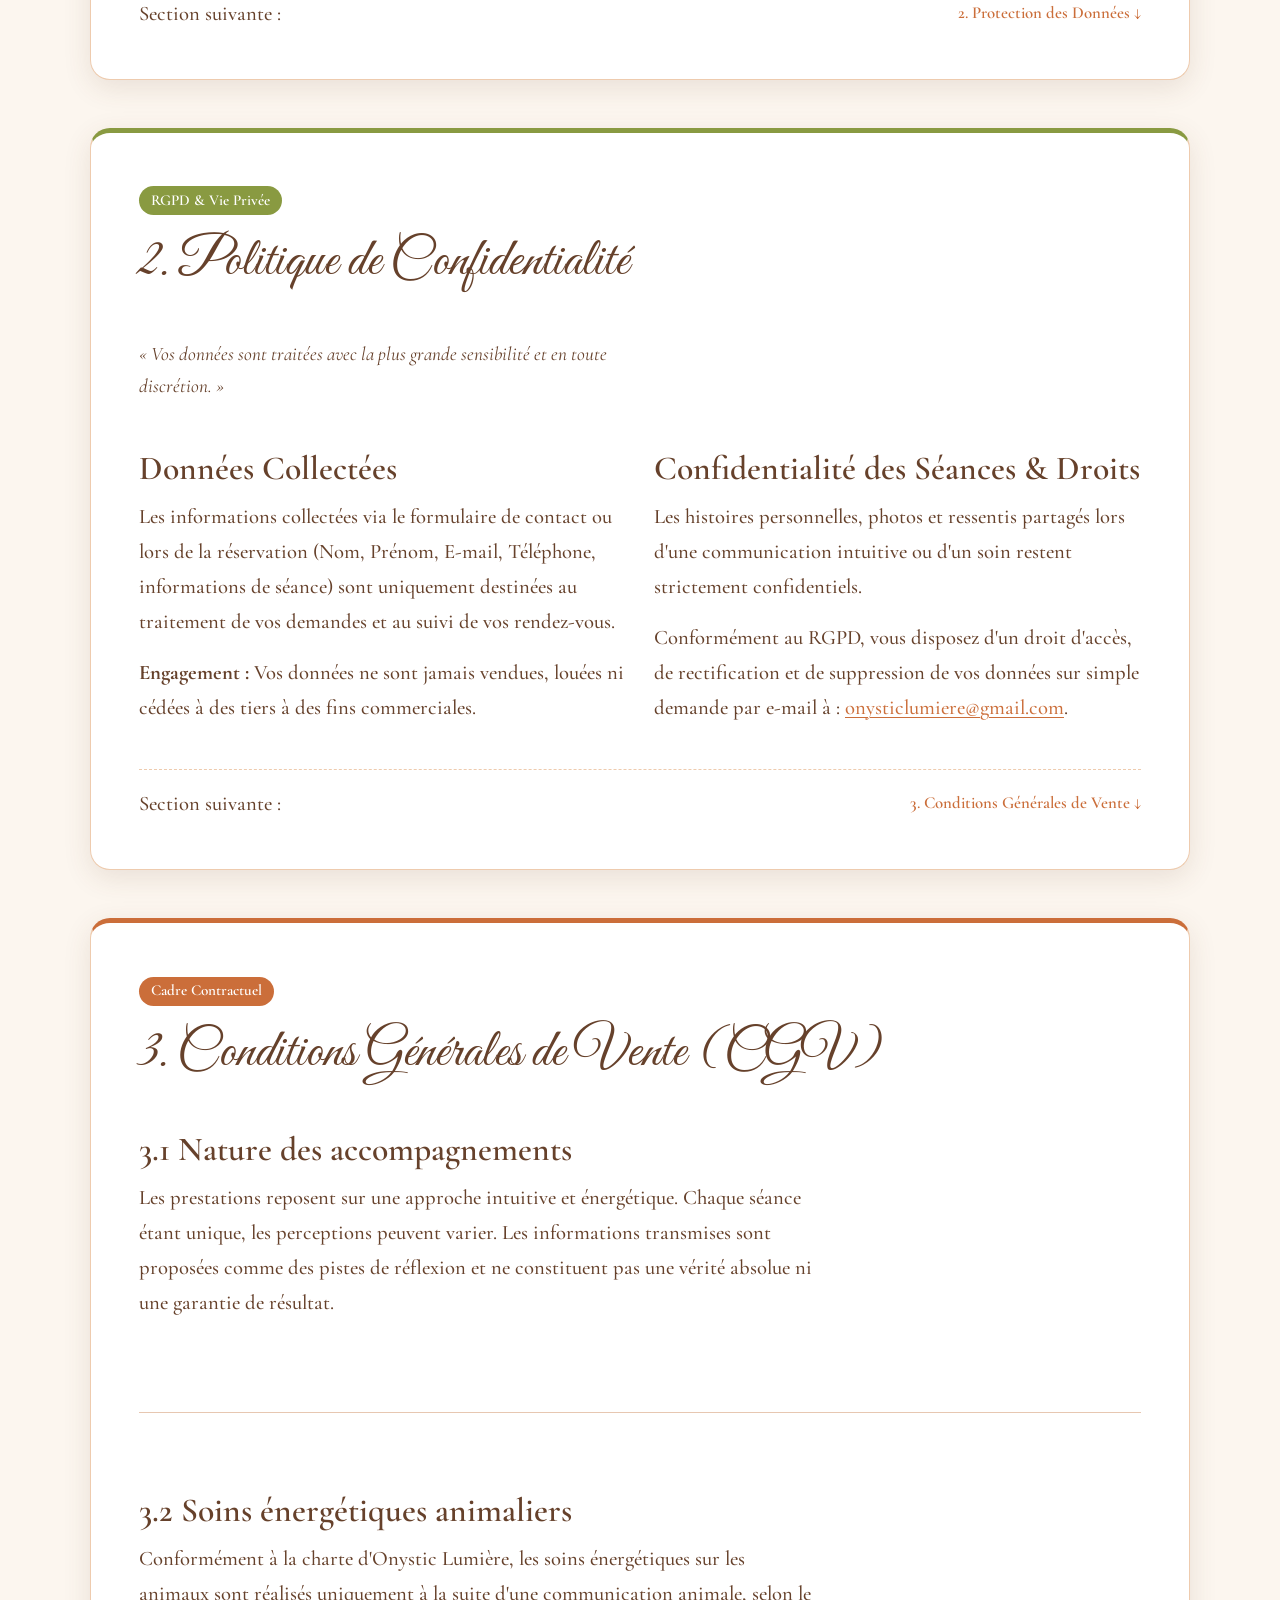
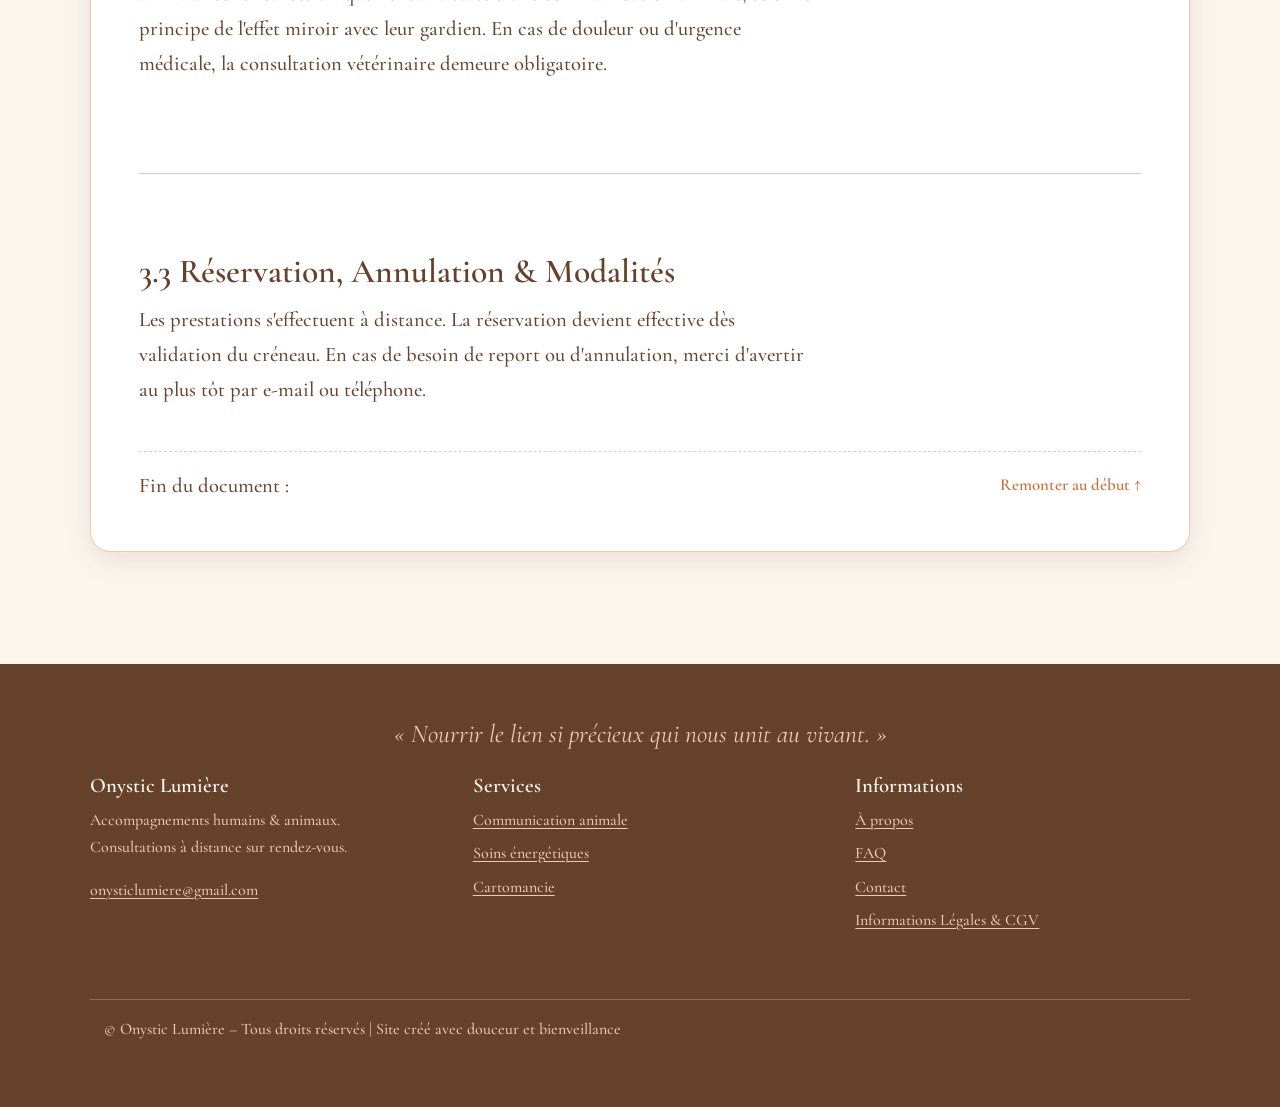
<file: mentions-legales.html>
<!DOCTYPE html>
<html lang="fr">
<head>
  <meta charset="utf-8">
  <meta name="viewport" content="width=device-width, initial-scale=1, viewport-fit=cover">
  <title>Informations Légales – Onystic Lumière</title>
  <link rel="preconnect" href="https://fonts.googleapis.com">
  <link rel="preconnect" href="https://fonts.gstatic.com" crossorigin>
  <link href="https://fonts.googleapis.com/css2?family=Cormorant+Garamond:ital,wght@0,400;0,500;0,600;0,700;1,400;1,500&family=Great+Vibes&display=swap" rel="stylesheet">
  <link rel="stylesheet" href="style.css">
</head>
<body>

  <!-- En-tête / Navigation -->
  <header class="entete">
    <div class="conteneur entete__interieur">
      <a class="logo" href="index.html" aria-label="Aller à l'accueil">
        <img src="images/logo.png" alt="Logo Onystic Lumière">
        <span style="font-family:var(--police-titre);font-size:2.2rem;color:var(--brun);line-height:1">Onystic Lumière</span>
      </a>
      <button class="nav__bouton" aria-expanded="false" aria-controls="menu">☰ Menu</button>
      <nav class="nav" id="menu" aria-label="Menu principal">
        <ul>
          <li><a href="index.html">Accueil</a></li>
          <li class="nav__item--deroulant">
            <a href="index.html#prestations">Services</a>
            <ul class="nav__sous-menu">
              <li><a href="communication-animale.html">Communication animale</a></li>
              <li><a href="soins-energetiques.html">Soins énergétiques</a></li>
              <li><a href="cartomancie.html">Cartomancie</a></li>
            </ul>
          </li>
          <li><a href="index.html#apropos">À propos</a></li>
          <li><a href="index.html#faq">FAQ</a></li>
          <li><a class="btn btn--rdv btn--petit" href="https://calendar.google.com/calendar/appointments/schedules/AcZssZ2ub2o0OGV1jidB3kpjFoNTjhQUkhclKqII0aHMLhfxmiOOGWksGh_dpcXoUpX2D3y9U19F1DSL?gv=true" target="_blank" rel="noopener noreferrer">Prendre RDV</a></li>
        </ul>
      </nav>
    </div>
  </header>

  <main>
    <!-- Hero Section -->
    <section class="hero hero--page" style="background-image: url('images/photop.png');">
      <div class="conteneur">
        <h1>Cadre Légal & Engagements</h1>
        <p class="slogan">« Mentions Légales, Protection des Données & Conditions Générales de Vente »</p>
      </div>
    </section>

    <!-- Contenu Centralisé -->
    <section class="section">
      <div class="conteneur" style="max-width: var(--largeur-max);">
        
        <!-- Navigation rapide sous forme de pilules -->
        <div class="centre mb-l" style="display: flex; gap: var(--espace-s); justify-content: center; flex-wrap: wrap;">
          <a href="#mentions" class="btn btn--contour btn--petit">🏛️ Mentions Légales</a>
          <a href="#confidentialite" class="btn btn--contour btn--petit">🔒 Protection des Données</a>
          <a href="#cgv" class="btn btn--contour btn--petit">📜 CGV</a>
        </div>

        <div style="display: flex; flex-direction: column; gap: var(--espace-l);">

          <!-- CARTE 1 : MENTIONS LÉGALES -->
          <article id="mentions" class="carte" style="padding: var(--espace-l); border-top: 5px solid var(--brun);">
            <div class="section__entete" style="text-align: left; margin-bottom: var(--espace-m);">
              <span class="etiquette">Édition & Propriété</span>
              <h2 style="margin-top: var(--espace-xs);">1. Mentions Légales</h2>
            </div>
            
            <div class="grille grille--2" style="gap: var(--espace-m);">
              <div style="background: var(--fond-doux); padding: var(--espace-m); border-radius: var(--rayon-s);">
                <h3 style="color: var(--orange);">Éditeur du site</h3>
                <p style="margin-bottom: 0;">
                  <strong>FABRE Marine</strong> – Entrepreneur individuel (EI)<br>
                  <strong>Nom commercial :</strong> Onystic Lumière<br>
                  <strong>Activités :</strong> Communication intuitive, cartomancie & soins énergétiques<br>
                  <strong>SIRET :</strong> 908 214 430 00021<br>
                  <strong>E-mail :</strong> <a href="mailto:onysticlumiere@gmail.com">onysticlumiere@gmail.com</a><br>
                  <strong>Téléphone :</strong> 06 03 29 59 08<br>
                  <strong>Localisation :</strong> Tours, France
                </p>
              </div>

              <div style="background: var(--fond-doux); padding: var(--espace-m); border-radius: var(--rayon-s);">
                <h3 style="color: var(--orange);">Responsabilités</h3>
                <p><strong>Responsable de la publication :</strong> FABRE Marine</p>
                <p style="margin-bottom: 0;"><strong>Hébergement du site :</strong><br><em>GitHub Pages / Serveurs Web3Forms (à adapter selon ton hébergeur final)</em></p>
              </div>
            </div>

            <div class="mt-m">
              <h3>Propriété Intellectuelle</h3>
              <p>
                L'ensemble des contenus présents sur ce site (textes, photographies, illustrations, créations graphiques, logos et visuels) est protégé par les dispositions relatives à la propriété intellectuelle.
              </p>
              <p>
                Sauf mention contraire, ces éléments sont la propriété exclusive de Onystic Lumière / FABRE Marine. Toute reproduction, modification ou utilisation sans autorisation préalable est strictement interdite.
              </p>
            </div>

            <div class="mt-m" style="border-left: 4px solid var(--olive); padding-left: var(--espace-s); background: var(--fond); padding-block: 0.5rem;">
              <h3 style="font-size: 1.1rem; margin-bottom: 0.2rem;">Cadre des pratiques</h3>
              <p style="font-size: 1rem; margin-bottom: 0;">
                Les prestations proposées s'inscrivent exclusivement dans une démarche de bien-être et de développement personnel. Elles ne constituent en aucun cas des actes médicaux, psychologiques ou vétérinaires et ne remplacent aucun suivi médical.
              </p>
            </div>

            <!-- Lien vers section suivante -->
            <div class="navigation-section">
              <span>Section suivante :</span>
              <a href="#confidentialite" class="lien-section-suivante">2. Protection des Données ↓</a>
            </div>
          </article>


          <!-- CARTE 2 : POLITIQUE DE CONFIDENTIALITÉ -->
          <article id="confidentialite" class="carte" style="padding: var(--espace-l); border-top: 5px solid var(--olive);">
            <div class="section__entete" style="text-align: left; margin-bottom: var(--espace-m);">
              <span class="etiquette" style="background: var(--olive);">RGPD & Vie Privée</span>
              <h2 style="margin-top: var(--espace-xs);">2. Politique de Confidentialité</h2>
            </div>

            <p class="slogan" style="font-size: 1.2rem;">« Vos données sont traitées avec la plus grande sensibilité et en toute discrétion. »</p>

            <div class="grille grille--2 mt-m">
              <div>
                <h3>Données Collectées</h3>
                <p>
                  Les informations collectées via le formulaire de contact ou lors de la réservation (Nom, Prénom, E-mail, Téléphone, informations de séance) sont uniquement destinées au traitement de vos demandes et au suivi de vos rendez-vous.
                </p>
                <p><strong>Engagement :</strong> Vos données ne sont jamais vendues, louées ni cédées à des tiers à des fins commerciales.</p>
              </div>

              <div>
                <h3>Confidentialité des Séances & Droits</h3>
                <p>
                  Les histoires personnelles, photos et ressentis partagés lors d'une communication intuitive ou d'un soin restent strictement confidentiels.
                </p>
                <p>
                  Conformément au RGPD, vous disposez d'un droit d'accès, de rectification et de suppression de vos données sur simple demande par e-mail à : <a href="mailto:onysticlumiere@gmail.com">onysticlumiere@gmail.com</a>.
                </p>
              </div>
            </div>

            <!-- Lien vers section suivante -->
            <div class="navigation-section">
              <span>Section suivante :</span>
              <a href="#cgv" class="lien-section-suivante">3. Conditions Générales de Vente ↓</a>
            </div>
          </article>


          <!-- CARTE 3 : CGV -->
          <article id="cgv" class="carte" style="padding: var(--espace-l); border-top: 5px solid var(--orange);">
            <div class="section__entete" style="text-align: left; margin-bottom: var(--espace-m);">
              <span class="etiquette" style="background: var(--orange);">Cadre Contractuel</span>
              <h2 style="margin-top: var(--espace-xs);">3. Conditions Générales de Vente (CGV)</h2>
            </div>

            <div style="display: flex; flex-direction: column; gap: var(--espace-m);">
              <div>
                <h3>3.1 Nature des accompagnements</h3>
                <p>
                  Les prestations reposent sur une approche intuitive et énergétique. Chaque séance étant unique, les perceptions peuvent varier. Les informations transmises sont proposées comme des pistes de réflexion et ne constituent pas une vérité absolue ni une garantie de résultat.
                </p>
              </div>

              <hr>

              <div>
                <h3>3.2 Soins énergétiques animaliers</h3>
                <p>
                  Conformément à la charte d'Onystic Lumière, les soins énergétiques sur les animaux sont réalisés uniquement à la suite d'une communication animale, selon le principe de l'effet miroir avec leur gardien. En cas de douleur ou d'urgence médicale, la consultation vétérinaire demeure obligatoire.
                </p>
              </div>

              <hr>

              <div>
                <h3>3.3 Réservation, Annulation & Modalités</h3>
                <p>
                  Les prestations s'effectuent à distance. La réservation devient effective dès validation du créneau. En cas de besoin de report ou d'annulation, merci d'avertir au plus tôt par e-mail ou téléphone.
                </p>
              </div>
            </div>

            <!-- Lien retour haut de page -->
            <div class="navigation-section">
              <span>Fin du document :</span>
              <a href="#mentions" class="lien-section-suivante">Remonter au début ↑</a>
            </div>
          </article>

        </div>

      </div>
    </section>
  </main>

  <!-- Bouton Flottant "Retour en Haut" -->
  <a href="#" class="btn-retour-haut" id="btnHaut" aria-label="Retourner en haut de la page">↑</a>

  <!-- Pied de page -->
  <footer class="pied">
    <div class="conteneur">
      <div class="centre mb-m">
        <p class="slogan" style="color: var(--peche); font-size: 1.6rem;">« Nourrir le lien si précieux qui nous unit au vivant. »</p>
      </div>
      <div class="pied__colonnes">
        <div>
          <h3>Onystic Lumière</h3>
          <p>Accompagnements humains & animaux.<br>Consultations à distance sur rendez-vous.</p>
          <p><a href="mailto:onysticlumiere@gmail.com">onysticlumiere@gmail.com</a></p>
        </div>
        <div>
          <h3>Services</h3>
          <ul>
            <li><a href="communication-animale.html">Communication animale</a></li>
            <li><a href="soins-energetiques.html">Soins énergétiques</a></li>
            <li><a href="cartomancie.html">Cartomancie</a></li>
          </ul>
        </div>
        <div>
          <h3>Informations</h3>
          <ul>
            <li><a href="index.html#apropos">À propos</a></li>
            <li><a href="index.html#faq">FAQ</a></li>
            <li><a href="index.html#contact">Contact</a></li>
            <li><a href="mentions-legales.html">Informations Légales & CGV</a></li>
          </ul>
        </div>
      </div>
      <div class="pied__legal">
        <p>© Onystic Lumière – Tous droits réservés | Site créé avec douceur et bienveillance</p>
      </div>
    </div>
  </footer>

  <script>
    // Menu mobile
    const bouton = document.querySelector('.nav__bouton');
    const menu = document.getElementById('menu');
    bouton.addEventListener('click', () => {
      const ouvert = menu.classList.toggle('ouvert');
      bouton.setAttribute('aria-expanded', ouvert);
    });

    // Bouton retour en haut flottant
    const btnHaut = document.getElementById('btnHaut');
    window.addEventListener('scroll', () => {
      if (window.scrollY > 300) {
        btnHaut.classList.add('visible');
      } else {
        btnHaut.classList.remove('visible');
      }
    });
  </script>
</body>
</html>
</file>
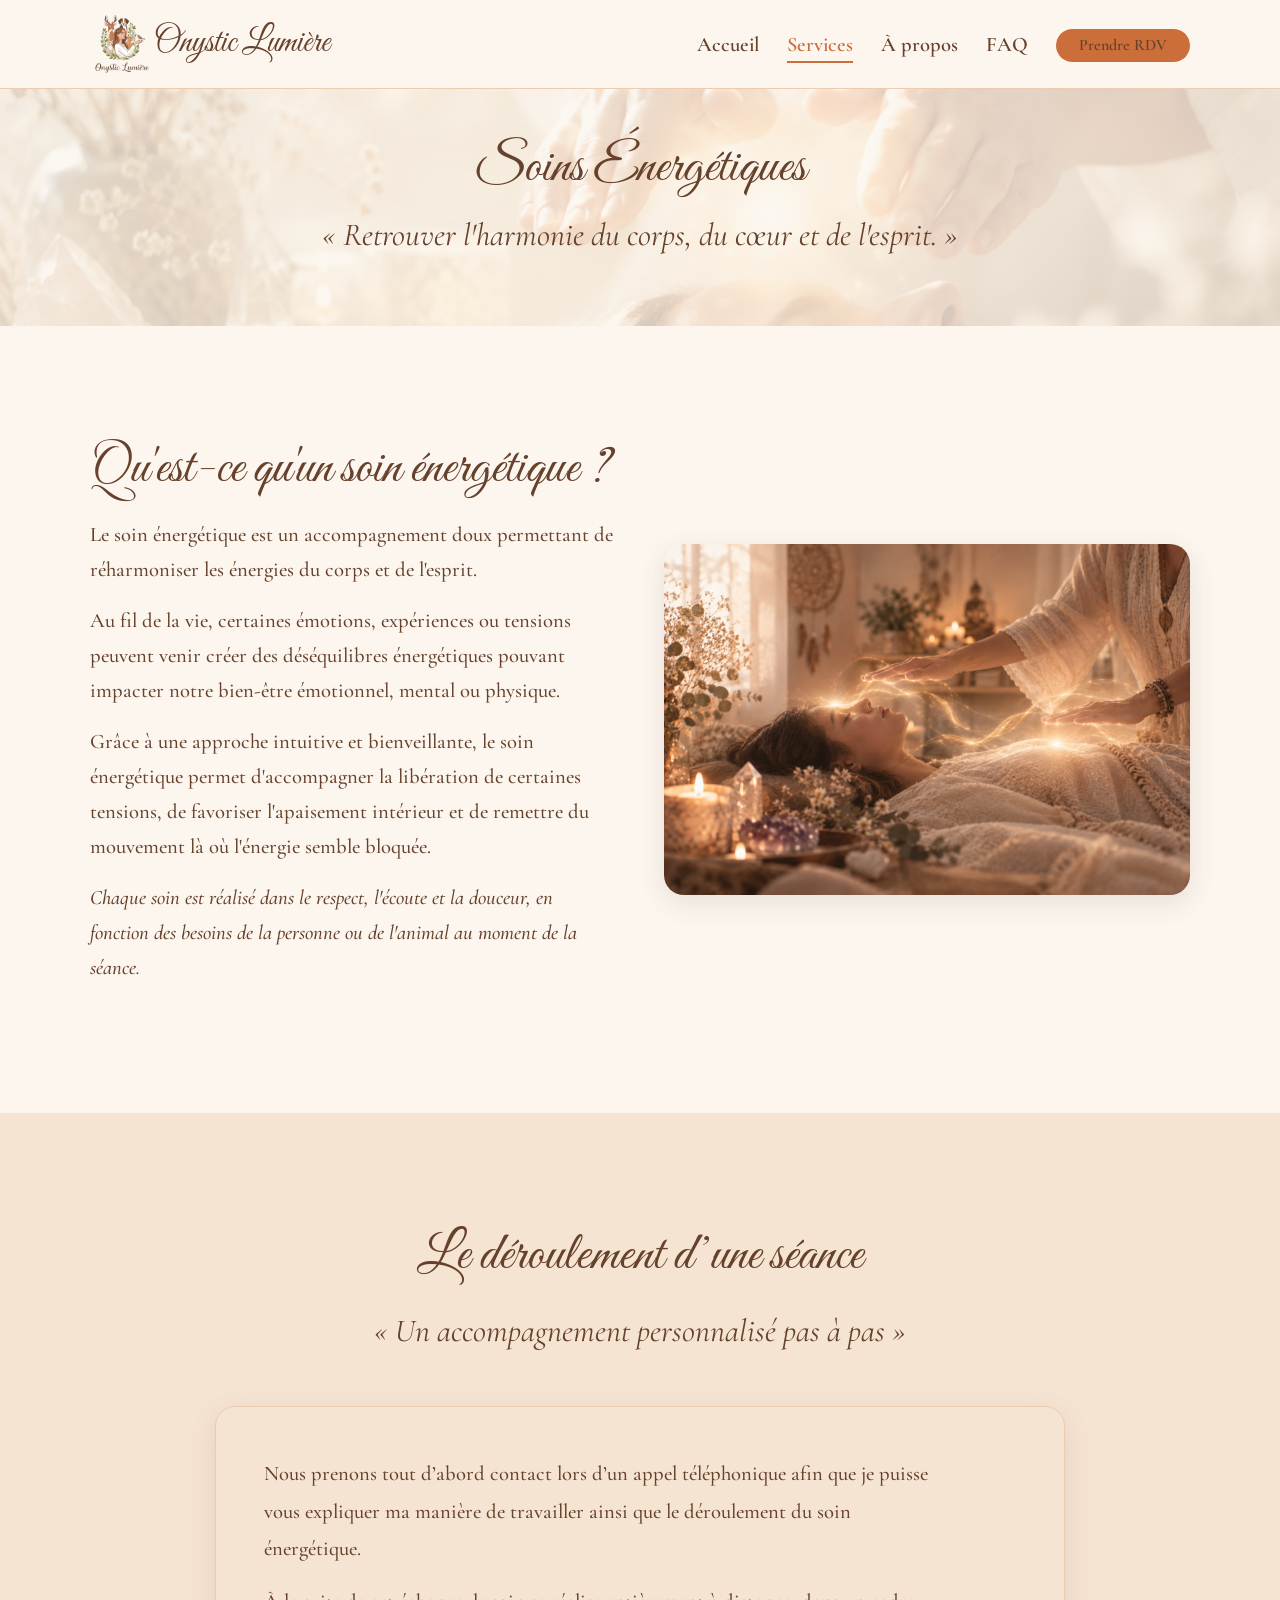
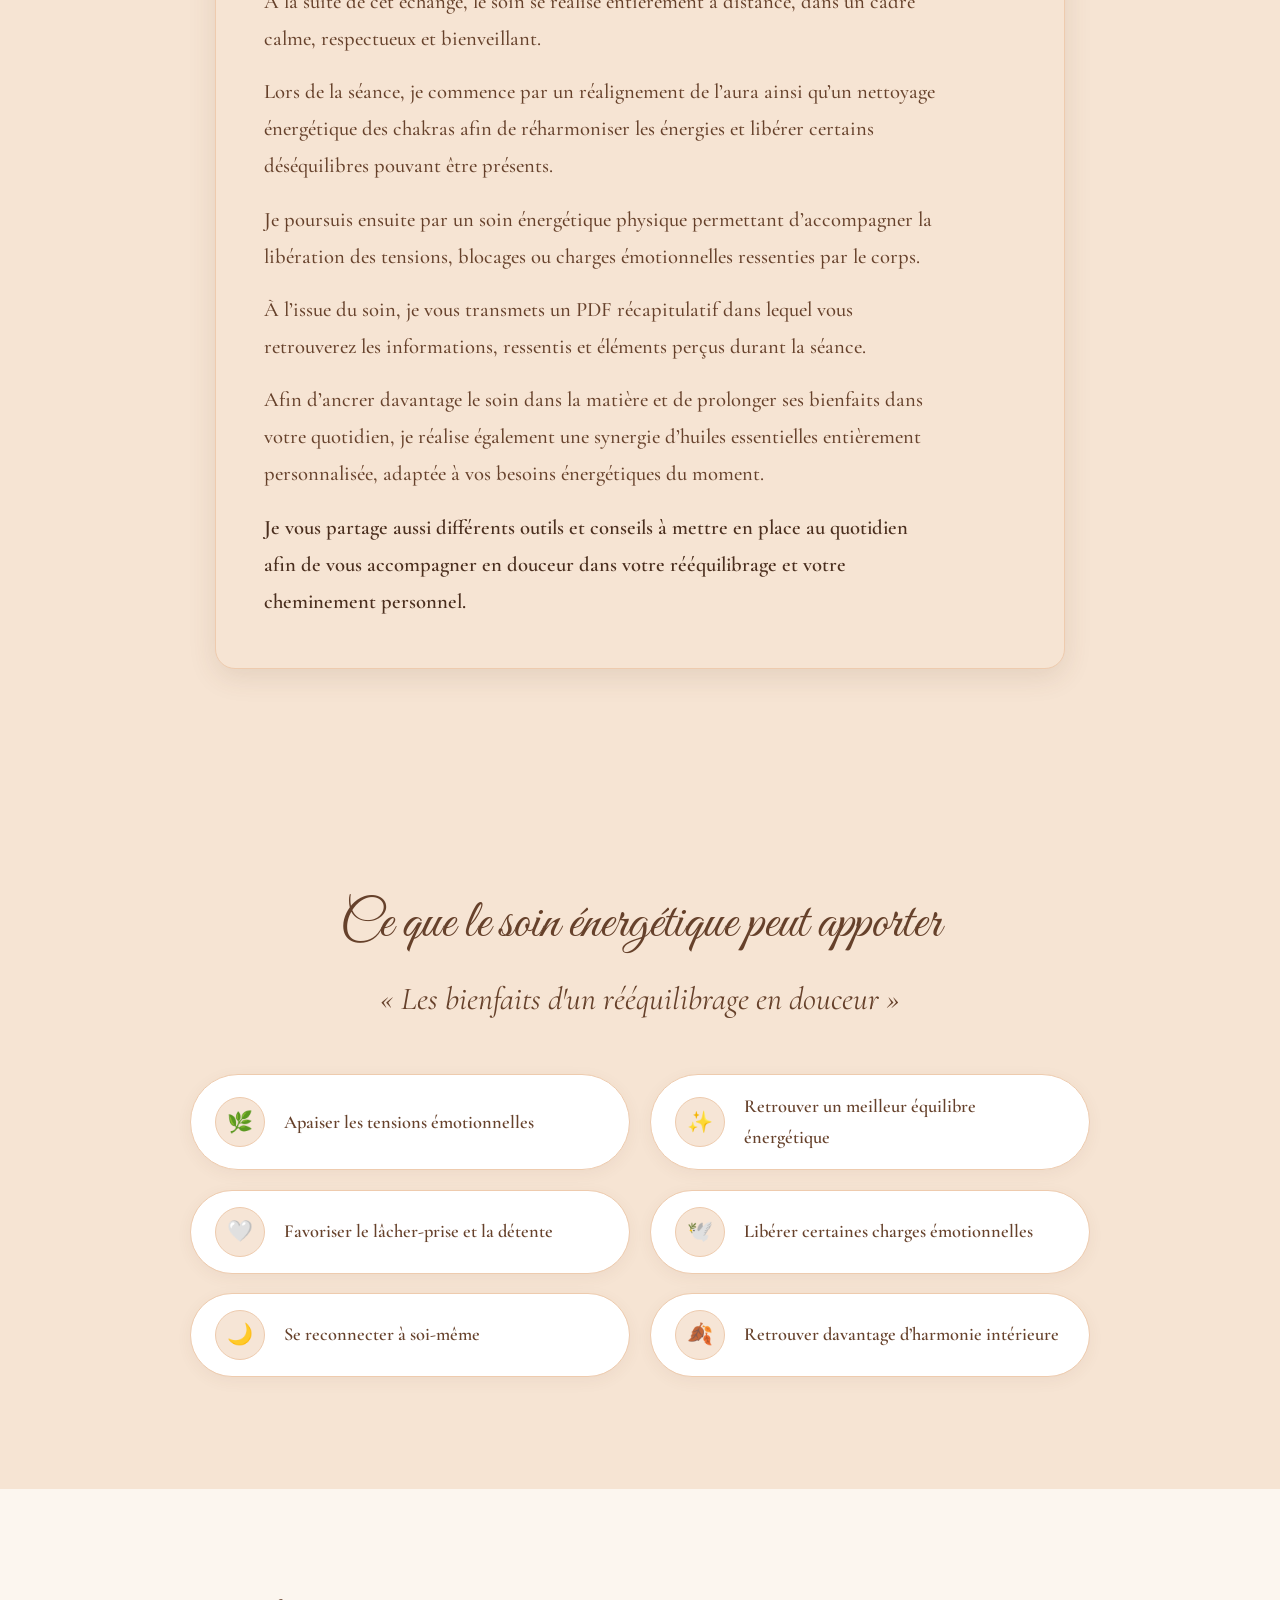
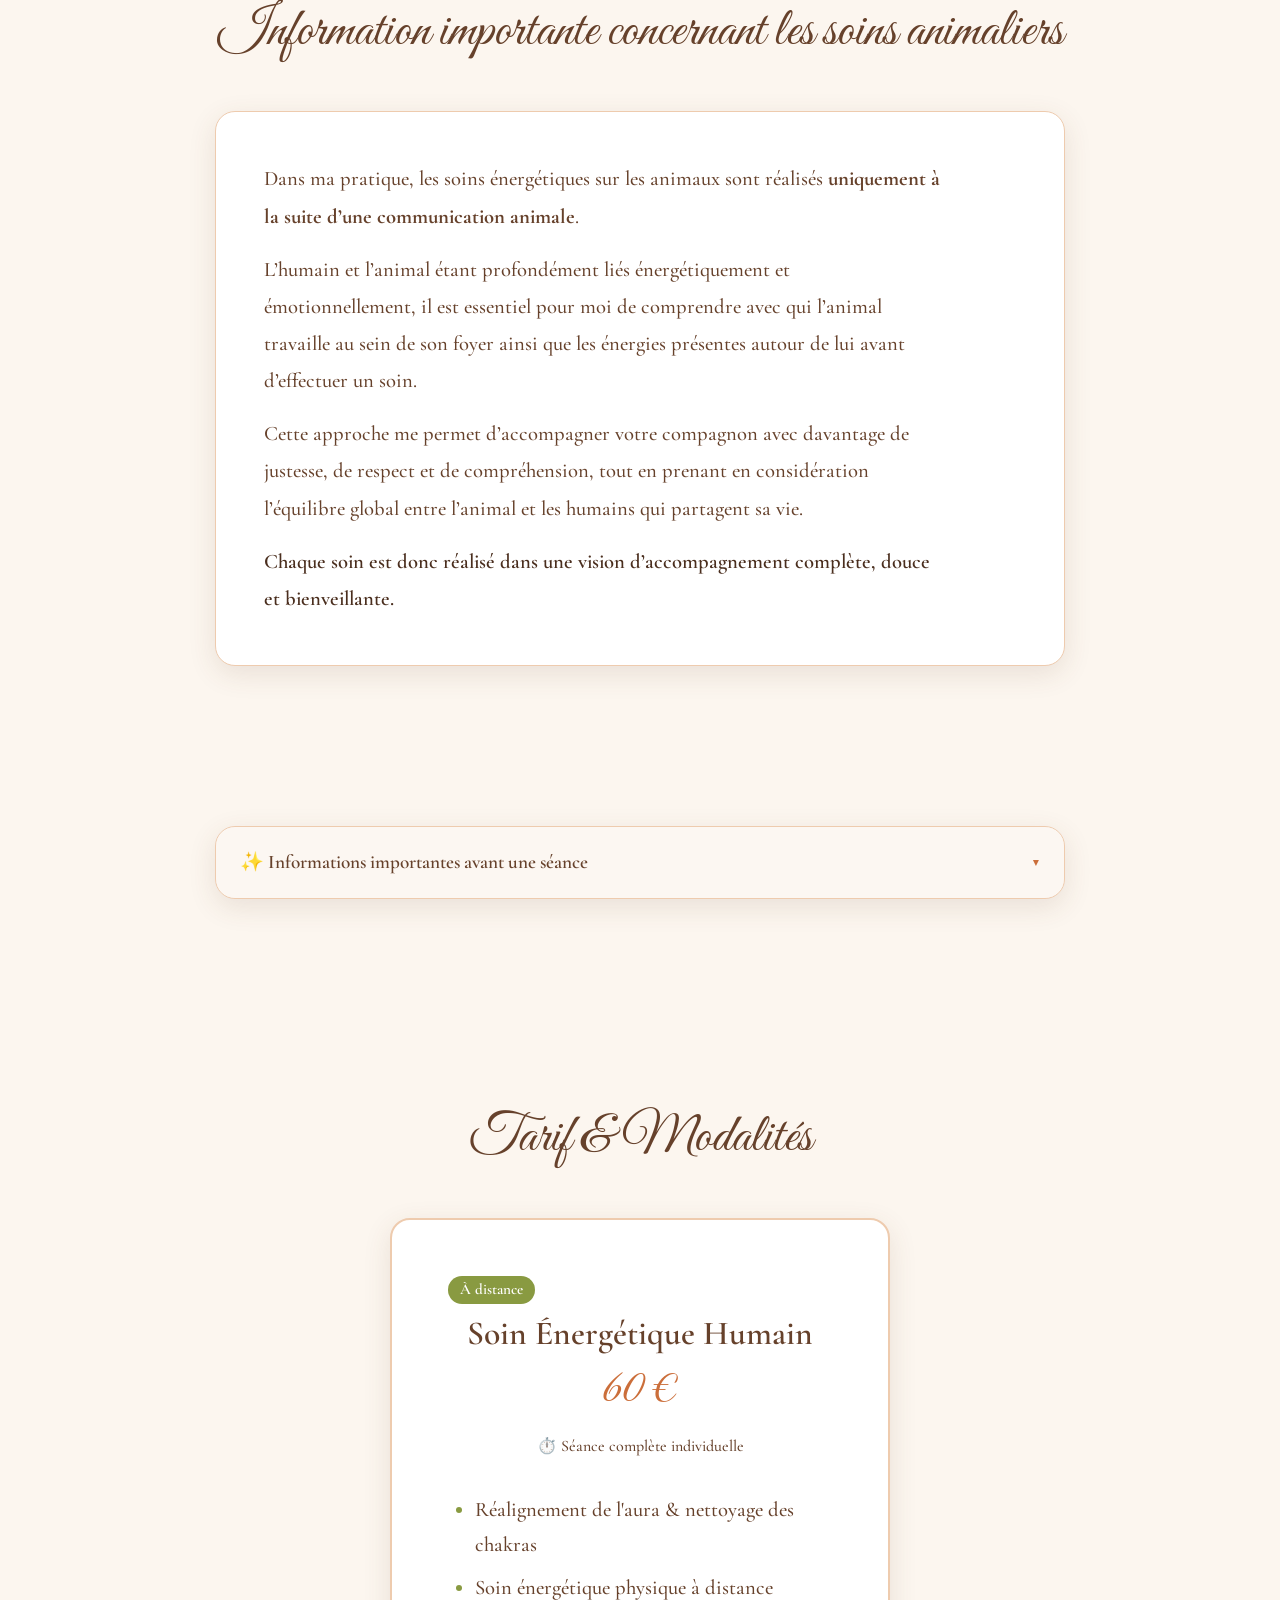
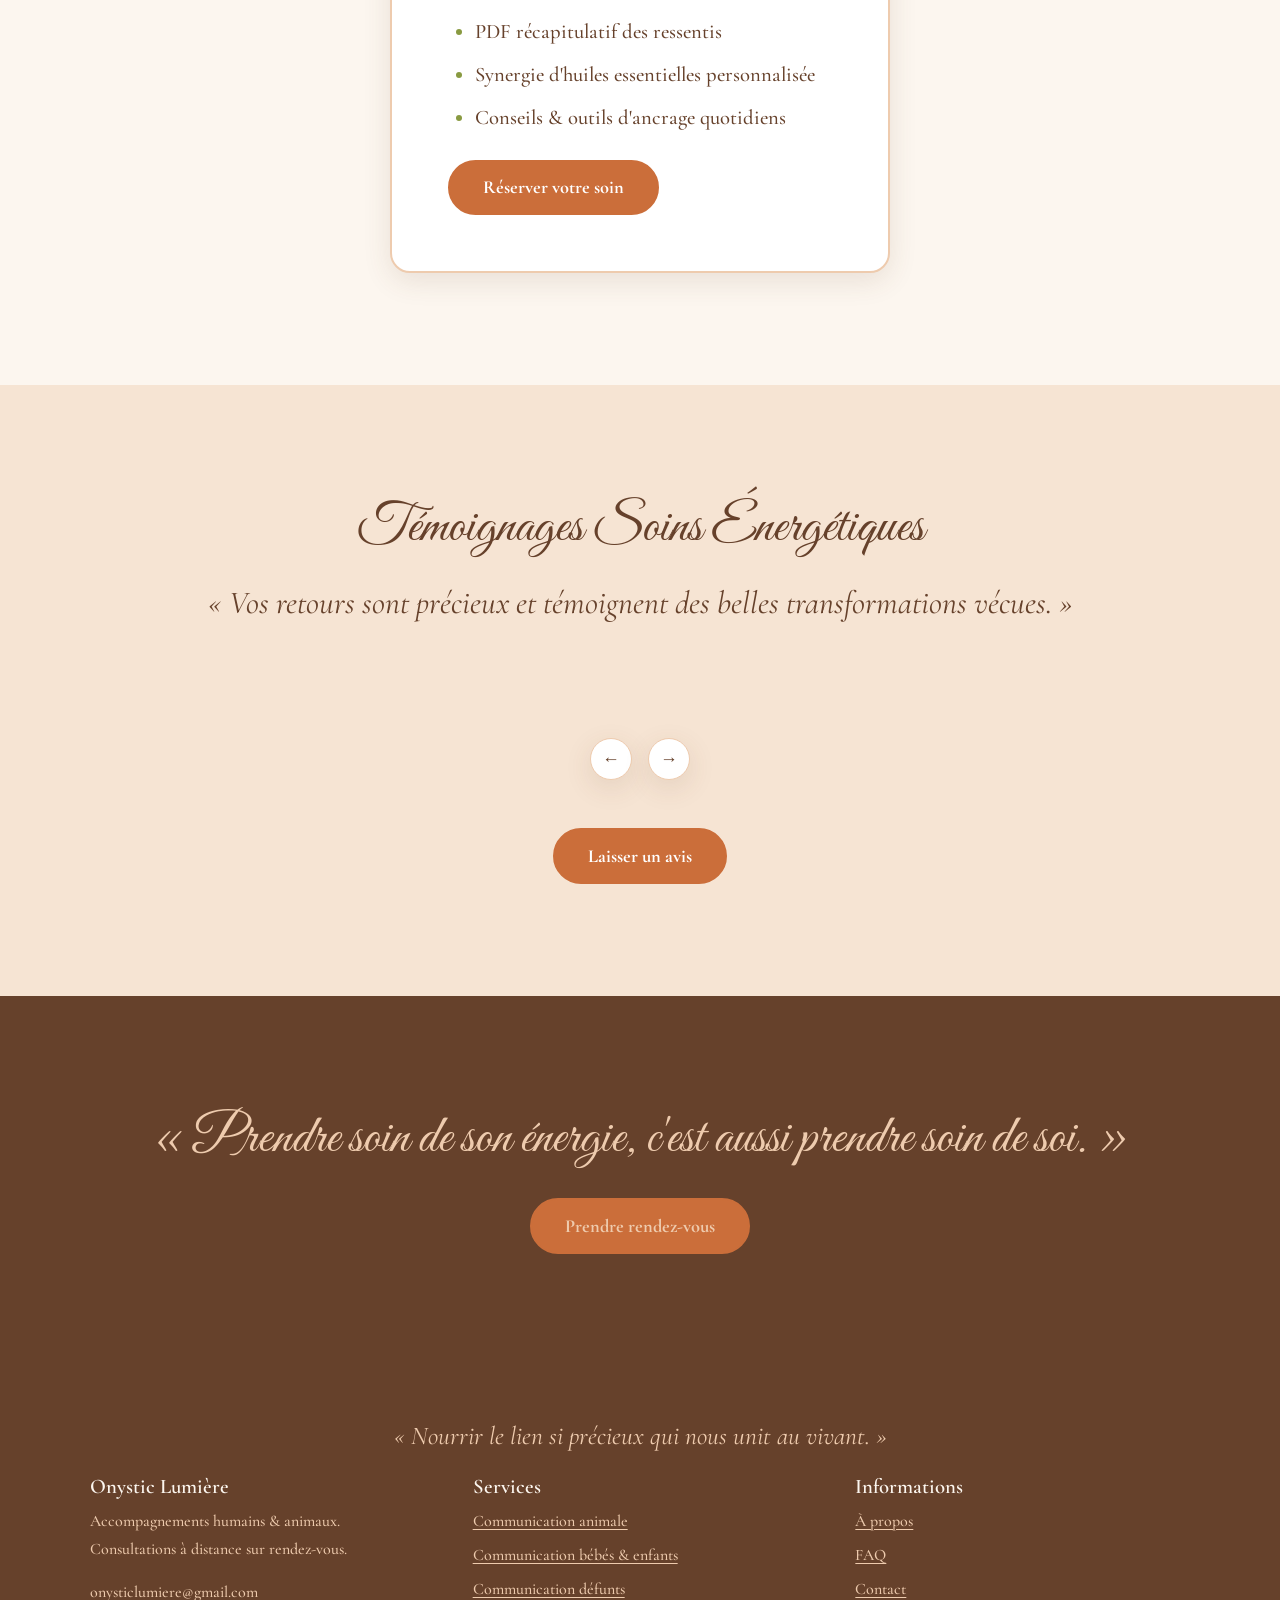
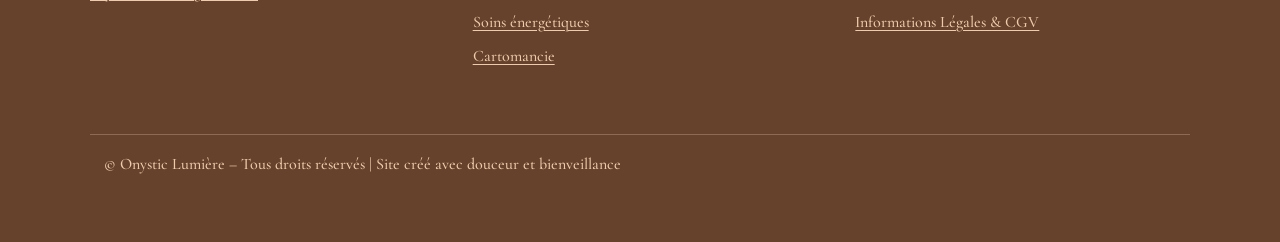
<file: soins-energetiques.html>
<!DOCTYPE html>
<html lang="fr">
<head>
  <meta charset="utf-8">
  <meta name="viewport" content="width=device-width, initial-scale=1, viewport-fit=cover">
  <title>Soins Énergétiques Holistiques – Onystic Lumière</title>
  <link rel="preconnect" href="https://fonts.googleapis.com">
  <link rel="preconnect" href="https://fonts.gstatic.com" crossorigin>
  <link href="https://fonts.googleapis.com/css2?family=Cormorant+Garamond:ital,wght@0,400;0,500;0,600;0,700;1,400;1,500&family=Great+Vibes&display=swap" rel="stylesheet">
  <link rel="stylesheet" href="style.css">
</head>
<body>

  <!-- Navigation -->
  <header class="entete">
    <div class="conteneur entete__interieur">
      <a class="logo" href="index.html" aria-label="Aller à l'accueil">
        <img src="images/logo.png" alt="Logo Onystic Lumière">
        <span style="font-family:var(--police-titre);font-size:2.2rem;color:var(--brun);line-height:1">Onystic Lumière</span>
      </a>
      <button class="nav__bouton" aria-expanded="false" aria-controls="menu">☰ Menu</button>
      <nav class="nav" id="menu" aria-label="Menu principal">
        <ul>
          <li><a href="index.html">Accueil</a></li>
          <li class="nav__item--deroulant">
            <a href="index.html#prestations" aria-current="page">Services</a>
            <ul class="nav__sous-menu">
              <li><a href="communication-animale.html">Communication animale</a></li>
              <li><a href="communication-bebe.html">Communication bébés & enfants</a></li>
              <li><a href="communication-defunts.html">Communication défunts</a></li>
              <li><a href="soins-energetiques.html">Soins énergétiques</a></li>
              <li><a href="cartomancie.html">Cartomancie</a></li>
            </ul>
          </li>
          <li><a href="index.html#apropos">À propos</a></li>
          <li><a href="index.html#faq">FAQ</a></li>
          <li><a class="btn btn--rdv btn--petit" href="https://calendar.google.com/calendar/appointments/schedules/AcZssZ2ub2o0OGV1jidB3kpjFoNTjhQUkhclKqII0aHMLhfxmiOOGWksGh_dpcXoUpX2D3y9U19F1DSL?gv=true" target="_blank" rel="noopener noreferrer">Prendre RDV</a></li>
        </ul>
      </nav>
    </div>
  </header>

  <main>
    <!-- Hero Section -->
    <section class="hero hero--page" style="background-image: url('images/SETete.png');">
      <div class="conteneur">
        <h1>Soins Énergétiques</h1>
        <p class="slogan">« Retrouver l'harmonie du corps, du cœur et de l'esprit. »</p>
      </div>
    </section>

    <!-- 1. Présentation -->
    <section class="section">
      <div class="conteneur duo">
        <div>
          <h2>Qu'est-ce qu'un soin énergétique ?</h2>
          <p>
            Le soin énergétique est un accompagnement doux permettant de réharmoniser les énergies du corps et de l'esprit.
          </p>
          <p>
            Au fil de la vie, certaines émotions, expériences ou tensions peuvent venir créer des déséquilibres énergétiques pouvant impacter notre bien-être émotionnel, mental ou physique.
          </p>
          <p>
            Grâce à une approche intuitive et bienveillante, le soin énergétique permet d'accompagner la libération de certaines tensions, de favoriser l'apaisement intérieur et de remettre du mouvement là où l'énergie semble bloquée.
          </p>
          <p style="font-style: italic;">
            Chaque soin est réalisé dans le respect, l'écoute et la douceur, en fonction des besoins de la personne ou de l'animal au moment de la séance.
          </p>
        </div>
        <div>
          <img src="images/SEH.png" alt="Soin énergétique humain Onystic Lumière" style="border-radius: var(--rayon-m); box-shadow: var(--ombre);">
        </div>
      </div>
    </section>


    <!-- 4. Déroulement d’une séance -->
    <section class="section section--douce">
      <div class="conteneur">
        <div class="section__entete">
          <h2>Le déroulement d’une séance</h2>
          <p class="slogan">« Un accompagnement personnalisé pas à pas »</p>
        </div>

        <div class="bulle-deroulement">
          <p>Nous prenons tout d’abord contact lors d’un appel téléphonique afin que je puisse vous expliquer ma manière de travailler ainsi que le déroulement du soin énergétique.</p>
          <p>À la suite de cet échange, le soin se réalise entièrement à distance, dans un cadre calme, respectueux et bienveillant.</p>
          <p>Lors de la séance, je commence par un réalignement de l’aura ainsi qu’un nettoyage énergétique des chakras afin de réharmoniser les énergies et libérer certains déséquilibres pouvant être présents.</p>
          <p>Je poursuis ensuite par un soin énergétique physique permettant d’accompagner la libération des tensions, blocages ou charges émotionnelles ressenties par le corps.</p>
          <p>À l’issue du soin, je vous transmets un PDF récapitulatif dans lequel vous retrouverez les informations, ressentis et éléments perçus durant la séance.</p>
          <p>Afin d’ancrer davantage le soin dans la matière et de prolonger ses bienfaits dans votre quotidien, je réalise également une synergie d’huiles essentielles entièrement personnalisée, adaptée à vos besoins énergétiques du moment.</p>
          <p style="font-weight: 600; color: var(--brun-fonce); margin-top: var(--espace-s);">Je vous partage aussi différents outils et conseils à mettre en place au quotidien afin de vous accompagner en douceur dans votre rééquilibrage et votre cheminement personnel.</p>
        </div>
      </div>
    </section>

    
    <!-- 2. Ce que le soin énergétique peut apporter -->
    <section class="section section--douce">
      <div class="conteneur">
        <div class="section__entete">
          <h2>Ce que le soin énergétique peut apporter</h2>
          <p class="slogan">« Les bienfaits d'un rééquilibrage en douceur »</p>
        </div>

        <div class="grille-bienfaits">
          <div class="carte-bienfait">
            <div class="carte-bienfait__cercle">🌿</div>
            <span>Apaiser les tensions émotionnelles</span>
          </div>
          <div class="carte-bienfait">
            <div class="carte-bienfait__cercle">✨</div>
            <span>Retrouver un meilleur équilibre énergétique</span>
          </div>
          <div class="carte-bienfait">
            <div class="carte-bienfait__cercle">🤍</div>
            <span>Favoriser le lâcher-prise et la détente</span>
          </div>
          <div class="carte-bienfait">
            <div class="carte-bienfait__cercle">🕊️</div>
            <span>Libérer certaines charges émotionnelles</span>
          </div>
          <div class="carte-bienfait">
            <div class="carte-bienfait__cercle">🌙</div>
            <span>Se reconnecter à soi-même</span>
          </div>
          <div class="carte-bienfait">
            <div class="carte-bienfait__cercle">🍂</div>
            <span>Retrouver davantage d’harmonie intérieure</span>
          </div>
        </div>
      </div>
    </section>

    <!-- 3. Information importante concernant les soins animaliers -->
    <section class="section">
      <div class="conteneur">
        <div class="section__entete">
          <h2>Information importante concernant les soins animaliers</h2>
        </div>
        <div class="bulle-deroulement" style="background: var(--blanc); border-color: var(--peche);">
          <p>Dans ma pratique, les soins énergétiques sur les animaux sont réalisés <strong>uniquement à la suite d’une communication animale</strong>.</p>
          <p>L’humain et l’animal étant profondément liés énergétiquement et émotionnellement, il est essentiel pour moi de comprendre avec qui l’animal travaille au sein de son foyer ainsi que les énergies présentes autour de lui avant d’effectuer un soin.</p>
          <p>Cette approche me permet d’accompagner votre compagnon avec davantage de justesse, de respect et de compréhension, tout en prenant en considération l’équilibre global entre l’animal et les humains qui partagent sa vie.</p>
          <p style="font-weight: 600; color: var(--brun-fonce); margin-top: var(--espace-s);">Chaque soin est donc réalisé dans une vision d’accompagnement complète, douce et bienveillante.</p>
        </div>
      </div>
    </section>

    

    <!-- 5. Informations importantes -->
    <section class="section" style="padding-top: 0; padding-bottom: var(--espace-l);">
      <div class="conteneur">
        <div class="bloc-infos-importantes">
          <details>
            <summary>
              <span>✨ Informations importantes avant une séance</span>
            </summary>
            <div class="contenu-infos-importantes">
              <div class="liste-infos">
                
                <div class="ligne-info">
                  <span class="picto">✨</span>
                  <div>Le soin énergétique ne remplace en aucun cas un suivi médical ou vétérinaire.</div>
                </div>

                <div class="ligne-info">
                  <span class="picto">🌿</span>
                  <div>Chaque séance est unique et réalisée dans le respect du libre arbitre de chacun.</div>
                </div>

                <div class="ligne-info">
                  <span class="picto">🤍</span>
                  <div>Les soins énergétiques agissent comme un accompagnement complémentaire au bien-être émotionnel et énergétique.</div>
                </div>

                <div class="ligne-info">
                  <span class="picto">💻</span>
                  <div>Les soins se réalisent entièrement à distance.</div>
                </div>

                <div class="ligne-info">
                  <span class="picto">📸</span>
                  <div>Certaines informations ou photos pourront être demandées avant la séance afin de personnaliser l’accompagnement.</div>
                </div>

              </div>
            </div>
          </details>
        </div>
      </div>
    </section>

    <!-- Tarifs / Modalités -->
    <section class="section">
      <div class="conteneur">
        <div class="section__entete">
          <h2>Tarif & Modalités</h2>
        </div>
        <div class="carte tarif" style="max-width: 500px; margin-inline: auto;">
          <div class="carte__contenu">
            <span class="etiquette">À distance</span>
            <h3>Soin Énergétique Humain</h3>
            <p class="tarif__prix">60 €</p>
            <span class="tarif__duree">⏱️ Séance complète individuelle</span>
            <ul style="text-align: left; margin-top: var(--espace-s);">
              <li>Réalignement de l'aura & nettoyage des chakras</li>
              <li>Soin énergétique physique à distance</li>
              <li>PDF récapitulatif des ressentis</li>
              <li>Synergie d'huiles essentielles personnalisée</li>
              <li>Conseils & outils d'ancrage quotidiens</li>
            </ul>
            <a href="https://calendar.google.com/calendar/appointments/schedules/AcZssZ2ub2o0OGV1jidB3kpjFoNTjhQUkhclKqII0aHMLhfxmiOOGWksGh_dpcXoUpX2D3y9U19F1DSL?gv=true" target="_blank" rel="noopener noreferrer" class="btn btn--rdv">Réserver votre soin</a>
          </div>
        </div>
      </div>
    </section>

    
    <!-- Avis Dynamiques (Filtre : Soin Énergétique) -->
    <section id="avis" class="section section--douce">
      <div class="conteneur">
        <div class="section__entete">
          <h2>Témoignages Soins Énergétiques</h2>
          <p class="slogan">« Vos retours sont précieux et témoignent des belles transformations vécues. »</p>
        </div>

        <div class="carrousel-defilement" id="carrouselAvis" data-service="Soin Énergétique">
          <!-- Chargé via avis.js -->
        </div>

        <div class="commandes-carrousel">
          <button class="btn-fleche" id="btnGauche" aria-label="Avis précédent">←</button>
          <button class="btn-fleche" id="btnDroite" aria-label="Avis suivant">→</button>
        </div>

        <div class="mt-l centre">
          <a href="https://forms.google.com" target="_blank" rel="noopener noreferrer" class="btn btn--rdv">Laisser un avis</a>
        </div>
      </div>
    </section>

    <!-- CTA -->
    <section class="section section--sombre bandeau-rdv">
      <div class="conteneur centre">
        <h2>« Prendre soin de son énergie, c'est aussi prendre soin de soi. »</h2>
        <div class="mt-m">
          <a class="btn btn--rdv" href="https://calendar.google.com/calendar/appointments/schedules/AcZssZ2ub2o0OGV1jidB3kpjFoNTjhQUkhclKqII0aHMLhfxmiOOGWksGh_dpcXoUpX2D3y9U19F1DSL?gv=true" target="_blank" rel="noopener noreferrer">Prendre rendez-vous</a>
        </div>
      </div>
    </section>
  </main>

  <footer class="pied">
    <div class="conteneur">
      <div class="centre mb-m">
        <p class="slogan" style="color: var(--peche); font-size: 1.6rem;">« Nourrir le lien si précieux qui nous unit au vivant. »</p>
      </div>
      <div class="pied__colonnes">
        <div>
          <h3>Onystic Lumière</h3>
          <p>Accompagnements humains & animaux.<br>Consultations à distance sur rendez-vous.</p>
          <p><a href="mailto:onysticlumiere@gmail.com">onysticlumiere@gmail.com</a></p>
        </div>
        <div>
          <h3>Services</h3>
          <ul>
            <li><a href="communication-animale.html">Communication animale</a></li>
            <li><a href="communication-bebe.html">Communication bébés & enfants</a></li>
            <li><a href="communication-defunts.html">Communication défunts</a></li>
            <li><a href="soins-energetiques.html">Soins énergétiques</a></li>
            <li><a href="cartomancie.html">Cartomancie</a></li>
          </ul>
        </div>
        <div>
          <h3>Informations</h3>
          <ul>
            <li><a href="index.html#apropos">À propos</a></li>
            <li><a href="index.html#faq">FAQ</a></li>
            <li><a href="index.html#contact">Contact</a></li>
            <li><a href="mentions-legales.html">Informations Légales & CGV</a></li>
          </ul>
        </div>
      </div>
      <div class="pied__legal">
        <p>© Onystic Lumière – Tous droits réservés | Site créé avec douceur et bienveillance</p>
      </div>
    </div>
  </footer>

  <script>
    const bouton = document.querySelector('.nav__bouton');
    const menu = document.getElementById('menu');
    bouton.addEventListener('click', () => {
      const ouvert = menu.classList.toggle('ouvert');
      bouton.setAttribute('aria-expanded', ouvert);
    });
  </script>
  <script src="avis.js"></script>
</body>
</html>
</file>
<file: style.css>
/* =====================================================================
   ONYSTIC LUMIÈRE – Feuille de style principale
   "Un accompagnement doux pour le cœur et l'âme"

   SOMMAIRE
   1. Variables
   2. Base
   3. Mise en page & Grilles
   4. Composants (Header, Boutons, Hero, Cartes, Tarifs, Avis/Carrousel, FAQ)
   5. Section Contact Duo
   6. Pied de page (Footer)
   7. Utilitaires
   8. Responsive & Accessibilité
   9. Correctifs Carrousel & Alignement des Cartes
   ===================================================================== */


/* =====================================================================
   1. VARIABLES
   ===================================================================== */
:root {
  /* --- Couleurs de la charte --- */
  --brun:        #66412b;   /* texte principal, titres, boutons */
  --peche:       #eecbae;   /* fonds doux, bordures */
  --caramel:     #d09064;   /* accents secondaires, séparateurs */
  --olive:       #899a41;   /* touche nature, avis, détails */
  --orange:      #cb6e3a;   /* appels à l'action, survols, liens */

  /* --- Couleurs dérivées --- */
  --fond:        #fcf6ef;   /* fond général du site */
  --fond-doux:   #f6e4d3;   /* fond des sections alternées */
  --blanc:       #ffffff;
  --brun-fonce:  #4a2e1e;   /* survol des éléments bruns */

  /* --- Polices --- */
  --police-titre: "Great Vibes", cursive;
  --police-texte: "Cormorant Garamond", Georgia, "Times New Roman", serif;

  /* --- Tailles de texte --- */
  --taille-texte:  clamp(1.125rem, 1.05rem + 0.3vw, 1.3rem);
  --taille-petit:  1rem;
  --taille-h1:     clamp(3rem, 2rem + 5vw, 5.5rem);
  --taille-h2:     clamp(2.2rem, 1.7rem + 2.2vw, 3.4rem);
  --taille-h3:     clamp(1.6rem, 1.4rem + 1vw, 2.1rem);
  --taille-h4:     1.35rem;

  /* --- Espacements --- */
  --espace-xs: 0.5rem;
  --espace-s:  1rem;
  --espace-m:  1.75rem;
  --espace-l:  3rem;
  --espace-xl: clamp(4rem, 3rem + 5vw, 7rem);

  /* --- Formes & Ombres --- */
  --rayon-s:    10px;
  --rayon-m:    20px;
  --rayon-pill: 999px;
  --ombre: 0 8px 28px rgba(102, 65, 43, 0.12);

  /* --- Largeurs & Transitions --- */
  --largeur-max:   1100px;
  --largeur-texte: 68ch;
  --transition: 0.25s ease;
}


/* =====================================================================
   2. BASE
   ===================================================================== */
*, *::before, *::after { box-sizing: border-box; }

html {
  scroll-behavior: smooth;
  -webkit-text-size-adjust: 100%;
}

body {
  margin: 0;
  background: var(--fond);
  color: var(--brun);
  font-family: var(--police-texte);
  font-size: var(--taille-texte);
  font-weight: 500;
  line-height: 1.7;
}

img, picture, svg { display: block; max-width: 100%; height: auto; }

/* --- Typographie --- */
h1, h2 {
  font-family: var(--police-titre);
  font-weight: 400;
  line-height: 1.15;
  margin: 0 0 var(--espace-s);
}
h1 { font-size: var(--taille-h1); }
h2 { font-size: var(--taille-h2); }

h3, h4 {
  font-family: var(--police-texte);
  font-weight: 600;
  line-height: 1.3;
  margin: 0 0 var(--espace-xs);
}
h3 { font-size: var(--taille-h3); }
h4 { font-size: var(--taille-h4); }

p { margin: 0 0 var(--espace-s); max-width: var(--largeur-texte); }

.slogan {
  font-style: italic;
  font-weight: 400;
  font-size: clamp(1.4rem, 1.2rem + 1vw, 2rem);
}

a {
  color: var(--orange);
  text-decoration-thickness: 1px;
  text-underline-offset: 3px;
  transition: color var(--transition);
}
a:hover { color: var(--brun-fonce); }

ul, ol { padding-left: 1.3em; margin: 0 0 var(--espace-s); }
li { margin-bottom: 0.4em; }
li::marker { color: var(--olive); }

hr {
  border: 0;
  height: 1px;
  background: var(--caramel);
  opacity: 0.5;
  margin: var(--espace-l) 0;
}


/* =====================================================================
   3. MISE EN PAGE & GRILLES
   ===================================================================== */
.conteneur {
  width: min(100% - 2.5rem, var(--largeur-max));
  margin-inline: auto;
}

.section { padding-block: var(--espace-xl); }
.section--douce  { background: var(--fond-doux); }
.section--sombre { background: var(--brun); color: var(--fond); }
.section--sombre h1, .section--sombre h2, .section--sombre h3 { color: var(--peche); }
.section--sombre a { color: var(--peche); }

.section__entete { text-align: center; margin-bottom: var(--espace-l); }
.section__entete p { margin-inline: auto; }

/* Grilles réutilisables */
.grille {
  display: grid;
  gap: var(--espace-m);
  grid-template-columns: repeat(auto-fit, minmax(280px, 1fr));
  align-items: stretch;
}
.grille--2 { grid-template-columns: repeat(auto-fit, minmax(320px, 1fr)); }

.duo {
  display: grid;
  gap: var(--espace-l);
  align-items: center;
  grid-template-columns: repeat(auto-fit, minmax(300px, 1fr));
}
.duo img { border-radius: var(--rayon-m); box-shadow: var(--ombre); }

/* Colonnes centrées (FAQ / Avis) */
.colonne-centree {
  display: flex;
  flex-direction: column;
  align-items: center;
  text-align: center;
  width: 100%;
}
.colonne-centree h2 { margin-bottom: var(--espace-m); }
.colonne-centree .faq { width: 100%; text-align: left; }


/* =====================================================================
   4. COMPOSANTS
   ===================================================================== */

/* ---------- En-tête + Navigation ---------- */
.entete {
  position: sticky;
  top: 0;
  z-index: 100;
  background: rgba(252, 246, 239, 0.94);
  backdrop-filter: blur(8px);
  border-bottom: 1px solid var(--peche);
}
.entete__interieur {
  display: flex;
  align-items: center;
  justify-content: space-between;
  gap: var(--espace-m);
  padding-block: 0.75rem;
}
.logo { display: flex; align-items: center; text-decoration: none; }
.logo img { height: 64px; width: auto; }

.nav ul {
  display: flex;
  align-items: center;
  gap: var(--espace-m);
  list-style: none;
  margin: 0;
  padding: 0;
}
.nav li { margin: 0; }
.nav a {
  color: var(--brun);
  text-decoration: none;
  font-weight: 600;
  padding-block: 0.3rem;
  border-bottom: 2px solid transparent;
}
.nav a:hover, .nav a[aria-current="page"] {
  color: var(--orange);
  border-bottom-color: var(--orange);
}

.nav__item--deroulant { position: relative; }
.nav__sous-menu {
  position: absolute;
  top: 100%;
  left: 0;
  min-width: 240px;
  flex-direction: column;
  align-items: flex-start !important;
  gap: 0 !important;
  padding: var(--espace-xs) 0 !important;
  background: var(--fond);
  border: 1px solid var(--peche);
  border-radius: var(--rayon-s);
  box-shadow: var(--ombre);
  opacity: 0;
  visibility: hidden;
  transform: translateY(6px);
  transition: opacity var(--transition), transform var(--transition), visibility var(--transition);
}
.nav__item--deroulant:hover .nav__sous-menu,
.nav__item--deroulant:focus-within .nav__sous-menu {
  opacity: 1;
  visibility: visible;
  transform: translateY(0);
}
.nav__sous-menu a {
  display: block;
  width: 100%;
  padding: 0.5rem 1.1rem;
  border-bottom: 0;
}
.nav__sous-menu a:hover { background: var(--fond-doux); }

.nav__bouton {
  display: none;
  background: none;
  border: 1px solid var(--caramel);
  border-radius: var(--rayon-s);
  color: var(--brun);
  font: inherit;
  font-weight: 600;
  padding: 0.4rem 0.9rem;
  cursor: pointer;
}

/* ---------- Boutons ---------- */
.btn {
  display: inline-block;
  padding: 0.8em 1.8em;
  border: 2px solid var(--brun);
  border-radius: var(--rayon-pill);
  background: var(--brun);
  color: var(--fond);
  font-family: var(--police-texte);
  font-size: 1.15rem;
  font-weight: 600;
  line-height: 1.2;
  text-align: center;
  text-decoration: none;
  cursor: pointer;
  transition: background var(--transition), border-color var(--transition), color var(--transition), transform var(--transition);
}
.btn:hover {
  background: var(--brun-fonce);
  border-color: var(--brun-fonce);
  color: var(--blanc);
}

.btn--rdv {
  background: var(--orange);
  border-color: var(--orange);
  color: var(--blanc);
  font-weight: 700;
}
.btn--rdv:hover {
  background: var(--brun);
  border-color: var(--brun);
  color: var(--blanc);
  transform: translateY(-2px);
}

.btn--contour {
  background: transparent;
  color: var(--brun);
}
.btn--contour:hover {
  background: var(--brun);
  color: var(--fond);
}

.btn--petit { padding: 0.55em 1.3em; font-size: 1rem; }

/* ---------- Hero ---------- */
.hero {
  position: relative;
  display: grid;
  place-items: center;
  min-height: min(80vh, 680px);
  padding-block: var(--espace-xl);
  text-align: center;
  background-color: var(--fond-doux);
  background-size: cover;
  background-position: center;
}
.hero::before {
  content: "";
  position: absolute;
  inset: 0;
  background: rgba(252, 246, 239, 0.78);
}
.hero > * { position: relative; }
.hero h1 { margin-bottom: var(--espace-xs); }
.hero p { margin-inline: auto; }
.hero .btn { margin-top: var(--espace-s); }

.hero--page { min-height: 0; padding-block: var(--espace-l); }
.hero--page h1 { font-size: var(--taille-h2); }

/* ---------- Cartes Prestations ---------- */
.carte {
  display: flex;
  flex-direction: column;
  height: 100%;
  background: var(--blanc);
  border: 1px solid var(--peche);
  border-radius: var(--rayon-m);
  overflow: hidden;
  box-shadow: var(--ombre);
  transition: transform var(--transition), box-shadow var(--transition);
}
.carte:hover {
  transform: translateY(-4px);
  box-shadow: 0 14px 36px rgba(102, 65, 43, 0.18);
}

.carte__image--carre {
  width: 100%;
  aspect-ratio: 1 / 1;
  object-fit: cover;
  border-bottom: 1px solid var(--peche);
}

.carte__contenu {
  display: flex;
  flex-direction: column;
  flex: 1;
  padding: var(--espace-m);
}
.carte__contenu p { flex: 1; }
.carte__contenu .btn {
  margin-top: auto;
  align-self: flex-start;
}

.etiquette {
  display: inline-block;
  align-self: flex-start;
  margin-bottom: var(--espace-xs);
  padding: 0.1em 0.8em;
  border-radius: var(--rayon-pill);
  background: var(--olive);
  color: var(--blanc);
  font-size: 0.95rem;
  font-weight: 600;
}

/* ---------- Tarifs ---------- */
.tarif {
  display: flex;
  flex-direction: column;
  align-items: center;
  padding: var(--espace-m);
  text-align: center;
  background: var(--blanc);
  border: 2px solid var(--peche);
  border-radius: var(--rayon-m);
}
.tarif__prix {
  font-family: var(--police-titre);
  font-size: 3rem;
  line-height: 1.1;
  color: var(--orange);
}
.tarif__duree { font-size: var(--taille-petit); margin-bottom: var(--espace-s); }

/* ---------- Avis & Carrousel ---------- */
.carte.avis {
  position: relative;
  margin: 0;
  padding: var(--espace-m);
  background: var(--blanc);
  border: 1px solid var(--peche);
  border-left: 5px solid var(--olive);
  border-radius: var(--rayon-m);
  box-shadow: var(--ombre);
  text-align: left;
  box-sizing: border-box;
}

.avis__texte {
  margin: 0 0 var(--espace-s);
  font-style: italic;
  font-size: 1.2rem;
  color: var(--brun);
}

.avis__auteur {
  margin: 0;
  font-weight: 700;
  color: var(--orange);
}

.carrousel-defilement {
  display: flex;
  gap: var(--espace-m);
  overflow-x: auto;
  scroll-behavior: smooth;
  scroll-snap-type: x mandatory;
  padding-block: var(--espace-s);
  -webkit-overflow-scrolling: touch;
  scrollbar-width: none;
}

.carrousel-defilement::-webkit-scrollbar {
  display: none;
}

.carrousel-item {
  flex: 0 0 min(330px, 85vw);
  scroll-snap-align: center;
}

.carrousel-item .carte.avis {
  height: 100%;
}

.commandes-carrousel {
  display: flex;
  justify-content: center;
  gap: var(--espace-s);
  margin-top: var(--espace-m);
}

.btn-fleche {
  background: var(--blanc);
  border: 1px solid var(--peche);
  color: var(--brun);
  width: 42px;
  height: 42px;
  border-radius: 50%;
  cursor: pointer;
  display: flex;
  align-items: center;
  justify-content: center;
  font-size: 1.1rem;
  box-shadow: var(--ombre);
  transition: background var(--transition), border-color var(--transition), transform var(--transition);
}

.btn-fleche:hover {
  background: var(--peche);
  border-color: var(--caramel);
  transform: scale(1.05);
}

/* ---------- FAQ ---------- */
.faq { max-width: 820px; margin-inline: auto; }
.faq details {
  background: var(--blanc);
  border: 1px solid var(--peche);
  border-radius: var(--rayon-s);
  margin-bottom: var(--espace-xs);
}
.faq summary {
  list-style: none;
  position: relative;
  padding: 1rem 3rem 1rem 1.25rem;
  font-size: 1.25rem;
  font-weight: 600;
  cursor: pointer;
  color: var(--brun);
}
.faq summary::-webkit-details-marker { display: none; }
.faq summary::after {
  content: "+";
  position: absolute;
  right: 1.25rem;
  top: 50%;
  transform: translateY(-50%);
  font-size: 1.8rem;
  color: var(--orange);
  transition: transform var(--transition);
}
.faq details[open] summary::after { content: "–"; }
.faq details > *:not(summary) { padding-inline: 1.25rem; }
.faq details[open] { border-color: var(--caramel); }
.faq details > p:last-child { padding-bottom: 1rem; margin-bottom: 0; }


/* =====================================================================
   5. SECTION CONTACT STYLE ONYSTIC LUMIÈRE
   ===================================================================== */
.section-contact-duo {
  padding-block: var(--espace-xl);
  background: var(--fond-doux);
}

.conteneur-duo {
  max-width: var(--largeur-max);
  margin: 0 auto;
  display: grid;
  grid-template-columns: 1fr 1fr;
  gap: var(--espace-l);
  align-items: center;
}

/* --- Colonne Gauche --- */
.contact-gauche {
  text-align: center;
  display: flex;
  flex-direction: column;
  align-items: center;
  gap: var(--espace-s);
}

.contact-gauche h2 {
  font-family: var(--police-texte);
  font-size: clamp(2rem, 1.6rem + 1.5vw, 2.8rem);
  font-weight: 600;
  letter-spacing: 2px;
  color: var(--brun);
  text-transform: uppercase;
  margin-bottom: 0;
}

.contact-gauche .slogan-script {
  font-family: var(--police-titre);
  font-size: clamp(2.2rem, 1.8rem + 1.2vw, 3rem);
  color: var(--brun);
  margin-bottom: var(--espace-xs);
}

.contact-gauche .description-contact {
  font-size: 1.15rem;
  color: var(--brun);
  line-height: 1.6;
  max-width: 480px;
  margin-inline: auto;
}

/* Grille des 4 icônes rondes */
.icones-valeurs {
  display: flex;
  justify-content: center;
  gap: 1.5rem;
  margin-top: var(--espace-m);
  flex-wrap: wrap;
}

.item-valeur {
  display: flex;
  flex-direction: column;
  align-items: center;
  gap: 0.5rem;
}

.cercle-icone {
  width: 65px;
  height: 65px;
  border-radius: 50%;
  background: rgba(238, 203, 174, 0.45);
  border: 1px solid var(--peche);
  display: flex;
  align-items: center;
  justify-content: center;
  font-size: 1.6rem;
  color: var(--brun);
  box-shadow: 0 4px 12px rgba(102, 65, 43, 0.08);
  transition: transform var(--transition);
}

.item-valeur:hover .cercle-icone {
  transform: translateY(-3px);
  background: var(--peche);
}

.item-valeur span {
  font-size: 1.05rem;
  font-weight: 600;
  color: var(--brun);
}

/* --- Colonne Droite (Formulaire) --- */
.contact-droite {
  background: rgba(255, 255, 255, 0.85);
  backdrop-filter: blur(8px);
  border: 2px solid var(--peche);
  border-radius: var(--rayon-m);
  padding: var(--espace-l);
  box-shadow: var(--ombre);
  text-align: center;
}

.contact-droite h3 {
  font-family: var(--police-titre);
  font-size: clamp(2.5rem, 2rem + 1.5vw, 3.5rem);
  color: var(--brun);
  font-weight: 400;
  margin-bottom: var(--espace-m);
}

.formulaire-elegant {
  display: flex;
  flex-direction: column;
  gap: 1.2rem;
}

.grille-champs-2 {
  display: grid;
  grid-template-columns: 1fr 1fr;
  gap: 1.2rem;
}

.champ-icone {
  position: relative;
  display: flex;
  align-items: center;
}

.champ-icone .icone-champ {
  position: absolute;
  left: 1.2rem;
  font-size: 1.1rem;
  color: var(--caramel);
  pointer-events: none;
}

.champ-icone input,
.champ-icone select,
.champ-icone textarea {
  width: 100%;
  padding: 0.85rem 1rem 0.85rem 3rem;
  background: #fcf6ef;
  border: 1px solid var(--peche);
  border-radius: var(--rayon-s);
  font-family: inherit;
  font-size: 1.05rem;
  color: var(--brun);
  transition: border-color var(--transition), box-shadow var(--transition);
}

.champ-icone textarea {
  min-height: 120px;
  resize: vertical;
  padding-top: 0.85rem;
}

.champ-icone input:focus,
.champ-icone select:focus,
.champ-icone textarea:focus {
  outline: none;
  border-color: var(--orange);
  box-shadow: 0 0 0 3px rgba(203, 110, 58, 0.15);
  background: #ffffff;
}

.message-fin-form {
  font-style: italic;
  font-size: 1.05rem;
  color: var(--brun);
  margin-top: var(--espace-m);
  line-height: 1.5;
}

/* Responsive */
@media (max-width: 860px) {
  .conteneur-duo {
    grid-template-columns: 1fr;
  }
  .grille-champs-2 {
    grid-template-columns: 1fr;
  }
}


/* =====================================================================
   6. PIED DE PAGE
   ===================================================================== */
.pied {
  padding-block: var(--espace-l);
  background: var(--brun);
  color: var(--peche);
  font-size: var(--taille-petit);
}
.pied a { color: var(--peche); }
.pied a:hover { color: var(--blanc); }
.pied__colonnes {
  display: grid;
  gap: var(--espace-l);
  grid-template-columns: repeat(auto-fit, minmax(220px, 1fr));
}
.pied h3 { font-size: 1.3rem; color: var(--fond); }
.pied ul { list-style: none; padding: 0; }
.pied__legal {
  margin-top: var(--espace-l);
  padding-top: var(--espace-s);
  border-top: 1px solid rgba(238, 203, 174, 0.3);
  text-align: center;
}


/* =====================================================================
   7. UTILITAIRES & BOUTONS FLOTTANTS
   ===================================================================== */
.centre       { text-align: center; }
.centre p     { margin-inline: auto; }
.mt-s  { margin-top: var(--espace-s); }
.mt-m  { margin-top: var(--espace-m); }
.mt-l  { margin-top: var(--espace-l); }
.mb-0  { margin-bottom: 0; }
.texte-orange { color: var(--orange); }

/* ---------- Bouton Flottant "Retour en Haut" ---------- */
.btn-retour-haut {
  position: fixed;
  bottom: 20px;
  right: 20px;
  z-index: 99;
  width: 45px;
  height: 45px;
  border-radius: 50%;
  background: var(--orange);
  color: var(--blanc);
  border: none;
  font-size: 1.2rem;
  cursor: pointer;
  box-shadow: var(--ombre);
  display: flex;
  align-items: center;
  justify-content: center;
  opacity: 0;
  visibility: hidden;
  transition: opacity var(--transition), transform var(--transition), visibility var(--transition);
  text-decoration: none;
}

.btn-retour-haut.visible {
  opacity: 1;
  visibility: visible;
}

.btn-retour-haut:hover {
  background: var(--brun);
  color: var(--blanc);
  transform: translateY(-3px);
}

/* ---------- Liens "Section Suivante" dans les cartes ---------- */
.navigation-section {
  display: flex;
  justify-content: space-between;
  align-items: center;
  margin-top: var(--espace-m);
  padding-top: var(--espace-s);
  border-top: 1px dashed var(--peche);
}

.lien-section-suivante {
  font-weight: 600;
  color: var(--orange);
  font-size: 1.05rem;
  text-decoration: none;
  display: inline-flex;
  align-items: center;
  gap: 0.4rem;
}

.lien-section-suivante:hover {
  color: var(--brun-fonce);
  text-decoration: underline;
}


/* =====================================================================
   8. RESPONSIVE & ACCESSIBILITÉ
   ===================================================================== */
@media (max-width: 860px) {
  .nav__bouton { display: inline-block; }

  .nav {
    position: absolute;
    top: 100%;
    left: 0;
    right: 0;
    display: none;
    padding: var(--espace-s) 1.25rem var(--espace-m);
    background: var(--fond);
    border-bottom: 1px solid var(--peche);
  }
  .nav.ouvert { display: block; }
  .nav ul { flex-direction: column; align-items: flex-start; gap: var(--espace-s); }

  .conteneur-duo {
    flex-direction: column;
  }

  .carte-contact:first-child,
  .carte-contact:last-child {
    flex: 1 1 100%;
    padding: var(--espace-m);
  }
}

@media (max-width: 520px) {
  .btn { width: 100%; }
}

:focus-visible {
  outline: 3px solid var(--orange);
  outline-offset: 3px;
  border-radius: 4px;
}

@media (prefers-reduced-motion: reduce) {
  html { scroll-behavior: auto; }
  *, *::before, *::after {
    transition-duration: 0.01ms !important;
    animation-duration: 0.01ms !important;
  }
}


/* ---------- Style Spécifique : Bulle Déroulement de Séance ---------- */
.bulle-deroulement {
  background: var(--fond-doux);
  border: 1px solid var(--peche);
  border-radius: var(--rayon-m);
  padding: var(--espace-l);
  box-shadow: var(--ombre);
  max-width: 850px;
  margin-inline: auto;
}

.bulle-deroulement p {
  margin-bottom: var(--espace-s);
  line-height: 1.8;
}

.bulle-deroulement p:last-child {
  margin-bottom: 0;
}

/* ---------- Grille des Bienfaits (Style Carte Élégante avec Icône Circulaire) ---------- */
.grille-bienfaits {
  display: grid;
  grid-template-columns: repeat(auto-fit, minmax(320px, 1fr));
  gap: 1.2rem;
  max-width: 900px;
  margin-inline: auto;
}

.carte-bienfait {
  display: flex;
  align-items: center;
  gap: 1.2rem;
  background: var(--blanc);
  border: 1px solid var(--peche);
  border-radius: var(--rayon-pill); /* Forme douce étirée */
  padding: 1rem 1.5rem;
  box-shadow: 0 4px 16px rgba(102, 65, 43, 0.06);
  transition: transform var(--transition), box-shadow var(--transition);
}

.carte-bienfait:hover {
  transform: translateY(-2px);
  box-shadow: var(--ombre);
}

.carte-bienfait__cercle {
  width: 50px;
  height: 50px;
  flex-shrink: 0;
  border-radius: 50%;
  background: rgba(238, 203, 174, 0.5);
  border: 1px solid var(--peche);
  display: flex;
  align-items: center;
  justify-content: center;
  font-size: 1.3rem;
}

.carte-bienfait span {
  font-family: var(--police-texte);
  font-size: 1.15rem;
  font-weight: 600;
  color: var(--brun);
}

/* ---------- Bloc Informations Importantes (Style Accordéon Doux) ---------- */
.bloc-infos-importantes {
  max-width: 850px;
  margin: var(--espace-l) auto;
  background: var(--blanc);
  border: 1px solid var(--peche);
  border-radius: var(--rayon-m);
  box-shadow: var(--ombre);
  overflow: hidden;
}

.bloc-infos-importantes details summary {
  padding: 1.2rem 1.5rem;
  font-family: var(--police-texte);
  font-size: 1.2rem;
  font-weight: 600;
  color: var(--brun);
  cursor: pointer;
  list-style: none;
  display: flex;
  align-items: center;
  justify-content: space-between;
  background: rgba(246, 228, 211, 0.3);
  transition: background var(--transition);
}

.bloc-infos-importantes details summary::-webkit-details-marker {
  display: none;
}

.bloc-infos-importantes details summary::after {
  content: "▼";
  font-size: 0.8rem;
  color: var(--orange);
  transition: transform var(--transition);
}

.bloc-infos-importantes details[open] summary::after {
  transform: rotate(180deg);
}

.contenu-infos-importantes {
  padding: 1.5rem;
  border-top: 1px solid var(--peche);
  background: var(--blanc);
}

.liste-infos {
  display: flex;
  flex-direction: column;
  gap: 1rem;
}

.ligne-info {
  display: flex;
  align-items: flex-start;
  gap: 0.8rem;
  font-size: 1.05rem;
  line-height: 1.6;
  color: var(--brun);
}

.ligne-info span.picto {
  font-size: 1.2rem;
  flex-shrink: 0;
  margin-top: 0.1rem;
}

.ligne-info ul {
  margin: 0.4rem 0 0 1.2rem;
  padding: 0;
}
</file>
